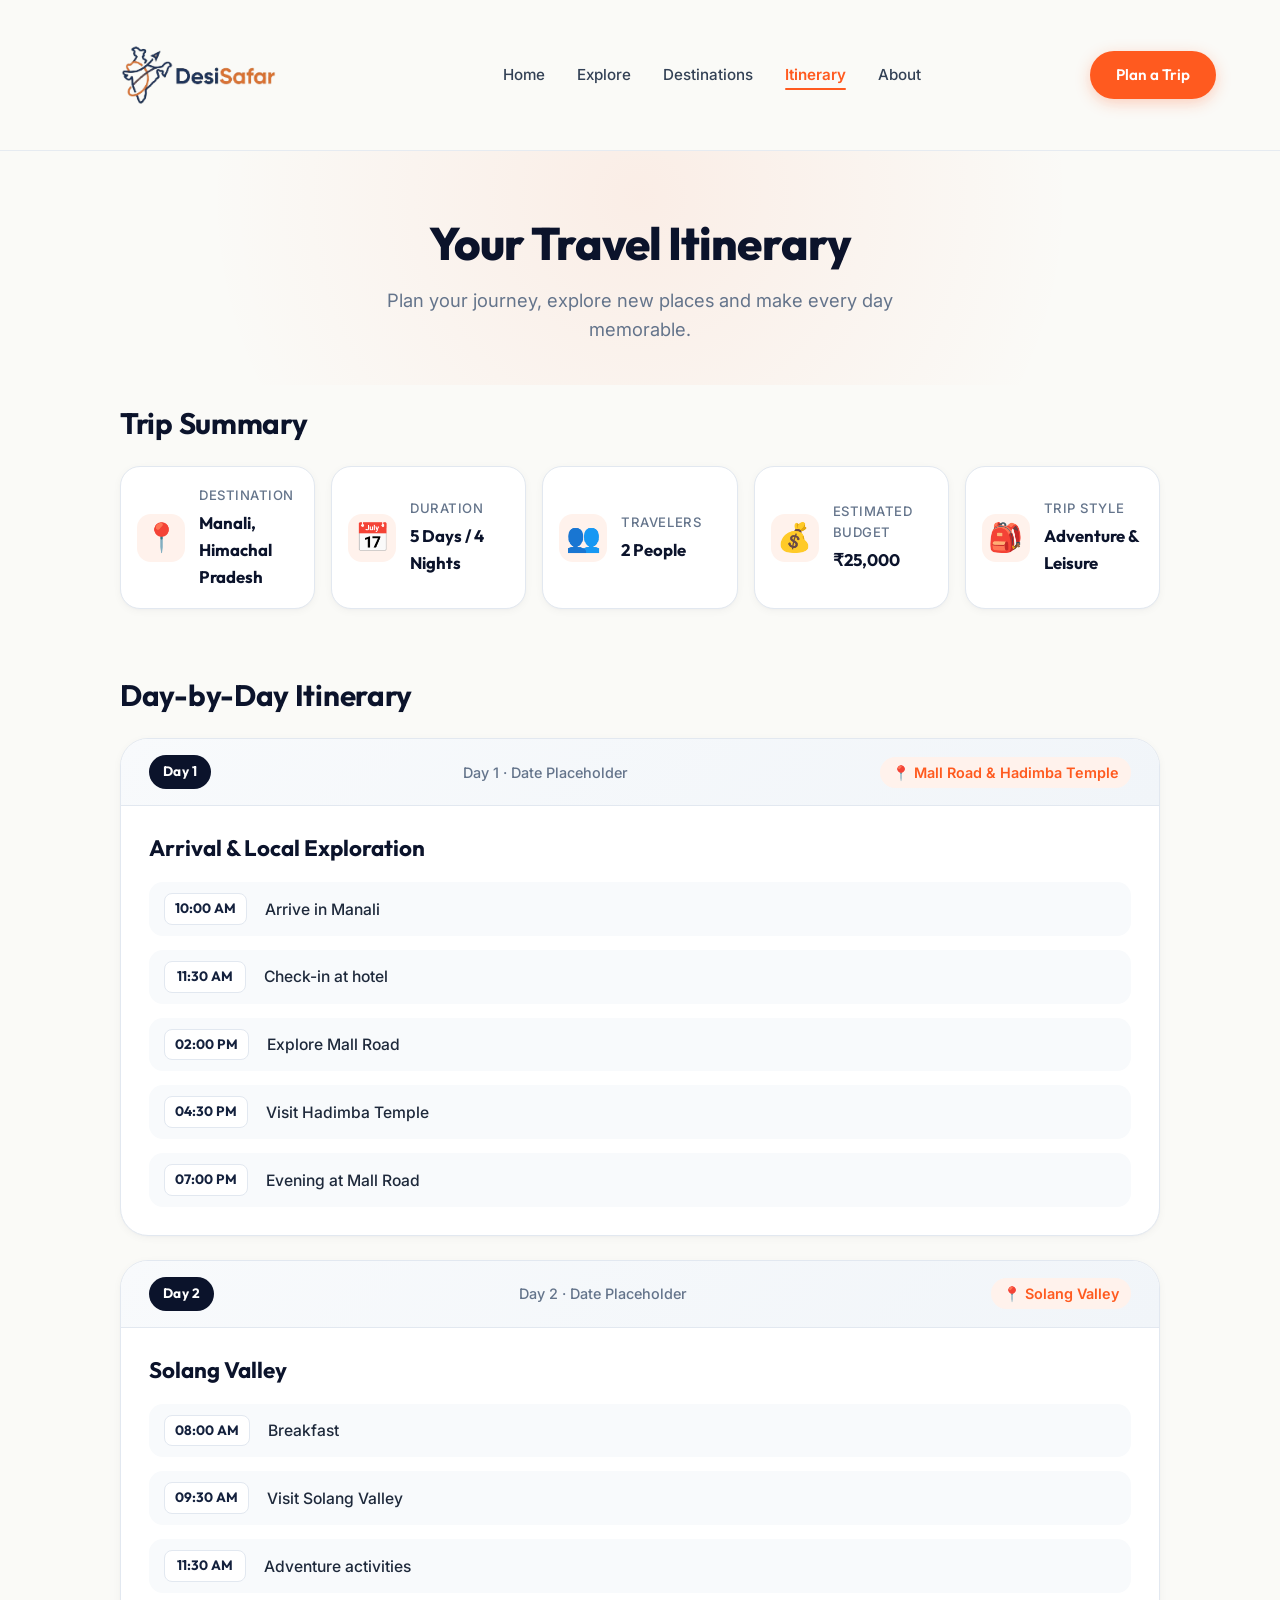
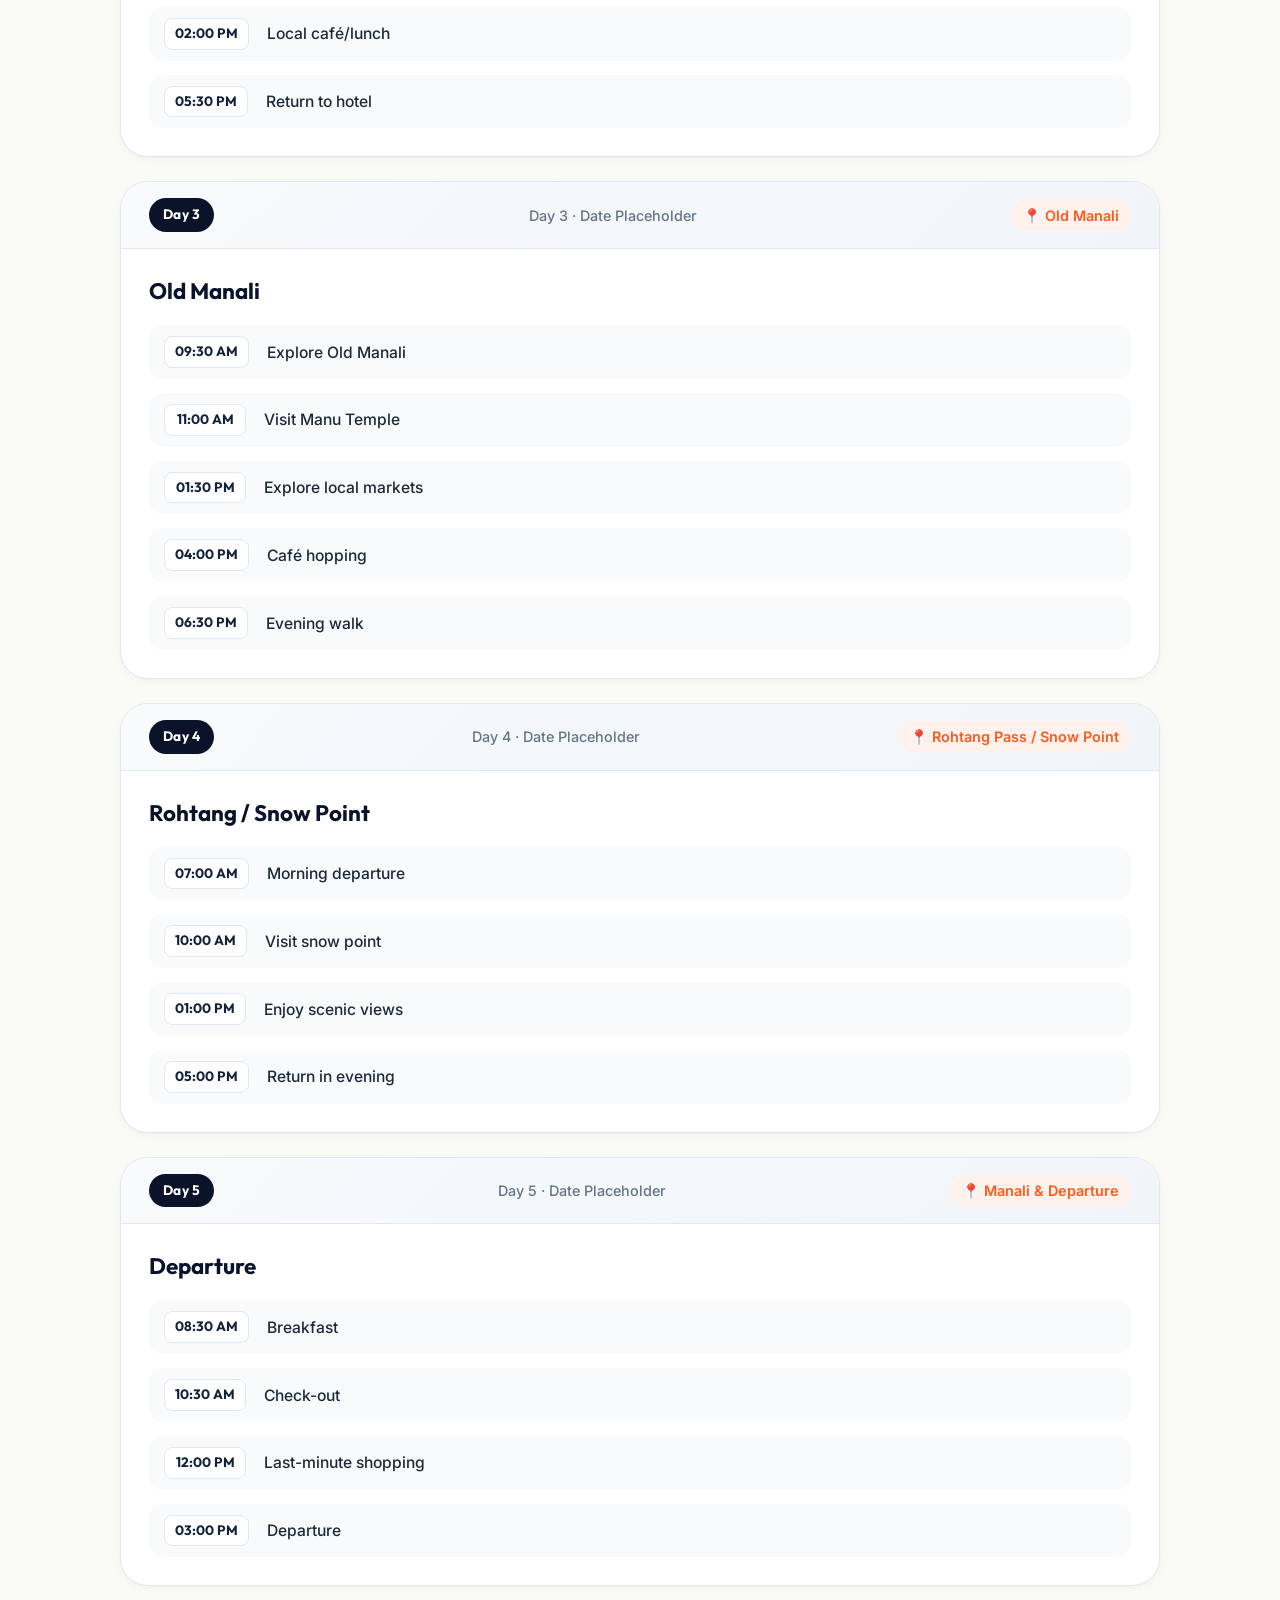
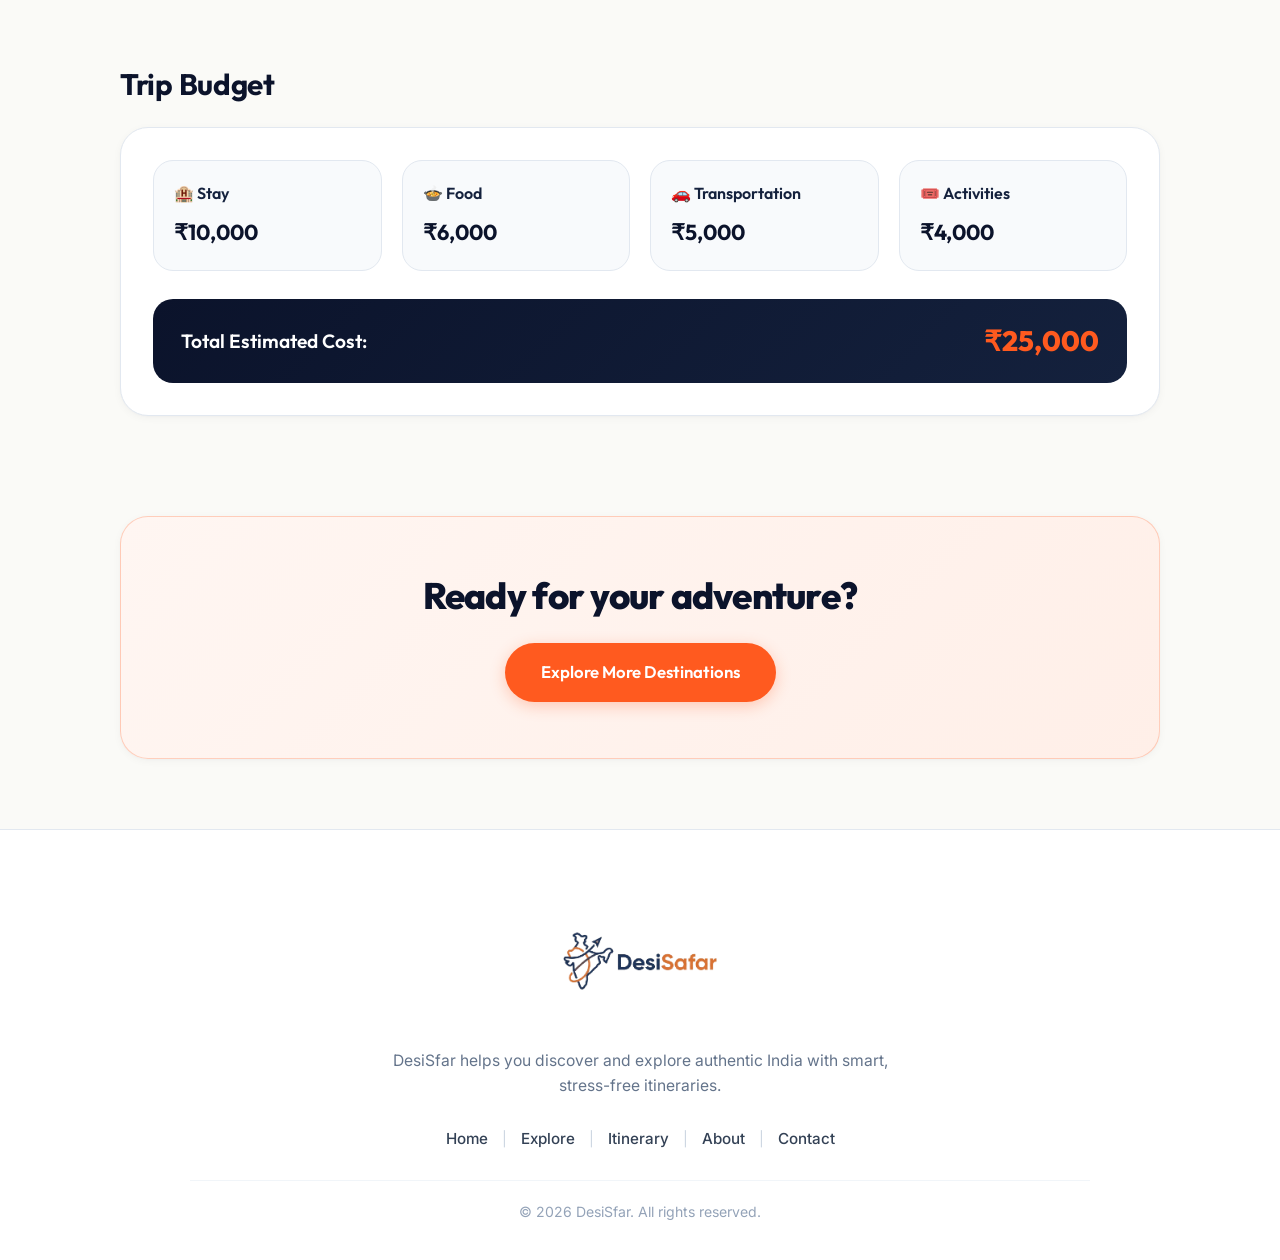
<file: index4.html>
<!DOCTYPE html>
<html lang="en">
<head>
    <meta charset="UTF-8">
    <meta name="viewport" content="width=device-width, initial-scale=1.0">
    <title>Your Travel Itinerary - Manali Trip | DesiSfar</title>
    <meta name="description" content="5 Days / 4 Nights personalized travel itinerary for Manali, Himachal Pradesh with DesiSfar. Plan your journey, budget, and daily activities.">
    <link rel="stylesheet" href="styles4.css">
</head>
<body>

    <header id="header" class="site-header">
        <div class="nav-container">
            <a href="index.html" class="brand-logo-link" aria-label="DesiSfar Home">
                <img src="logo.png" alt="DesiSfar - Explore India" class="site-logo-img" height="150">
            </a>

            <nav class="main-navigation" aria-label="Primary Navigation">
                <ul class="nav-links">
                    <li><a href="index.html" class="nav-item">Home</a></li>
                    <li><a href="index.html#features" class="nav-item">Explore</a></li>
                    <li><a href="index.html#sample-yatras" class="nav-item">Destinations</a></li>
                    <li><a href="index4.html" class="nav-item active">Itinerary</a></li>
                    <li><a href="index.html#comparison" class="nav-item">About</a></li>
                </ul>
            </nav>

            <div class="nav-action">
                <a href="#cta" class="btn btn-primary">Plan a Trip</a>
            </div>
        </div>
    </header>

    <main>

        <section id="page-header" class="page-header-section">
            <div class="header-container">
                <h1 class="page-title">Your Travel Itinerary</h1>
                <p class="page-subtitle">
                    Plan your journey, explore new places and make every day memorable.
                </p>
            </div>
        </section>

        <section id="trip-summary" class="trip-summary-section" aria-labelledby="summary-heading">
            <div class="summary-container">
                <h2 id="summary-heading" class="section-title">Trip Summary</h2>
                
                <div class="summary-cards-grid">
                    <div class="summary-card">
                        <span class="summary-icon">📍</span>
                        <div class="summary-info">
                            <span class="summary-label">Destination</span>
                            <strong class="summary-value">Manali, Himachal Pradesh</strong>
                        </div>
                    </div>

                    <div class="summary-card">
                        <span class="summary-icon">📅</span>
                        <div class="summary-info">
                            <span class="summary-label">Duration</span>
                            <strong class="summary-value">5 Days / 4 Nights</strong>
                        </div>
                    </div>

                    <div class="summary-card">
                        <span class="summary-icon">👥</span>
                        <div class="summary-info">
                            <span class="summary-label">Travelers</span>
                            <strong class="summary-value">2 People</strong>
                        </div>
                    </div>

                    <div class="summary-card">
                        <span class="summary-icon">💰</span>
                        <div class="summary-info">
                            <span class="summary-label">Estimated Budget</span>
                            <strong class="summary-value">₹25,000</strong>
                        </div>
                    </div>

                    <div class="summary-card">
                        <span class="summary-icon">🎒</span>
                        <div class="summary-info">
                            <span class="summary-label">Trip Style</span>
                            <strong class="summary-value">Adventure &amp; Leisure</strong>
                        </div>
                    </div>
                </div>
            </div>
        </section>

        <section id="itinerary" class="itinerary-timeline-section" aria-labelledby="itinerary-heading">
            <div class="itinerary-container">
                <h2 id="itinerary-heading" class="section-title">Day-by-Day Itinerary</h2>

                <div class="itinerary-days-list">

                    <article class="day-card">
                        <header class="day-card-header">
                            <span class="day-badge">Day 1</span>
                            <span class="day-date">Day 1 · Date Placeholder</span>
                            <span class="day-location">📍 Mall Road &amp; Hadimba Temple</span>
                        </header>

                        <div class="day-card-body">
                            <h3 class="day-title">Arrival &amp; Local Exploration</h3>
                            <ul class="activity-list">
                                <li class="activity-item">
                                    <span class="activity-time">10:00 AM</span>
                                    <span class="activity-text">Arrive in Manali</span>
                                </li>
                                <li class="activity-item">
                                    <span class="activity-time">11:30 AM</span>
                                    <span class="activity-text">Check-in at hotel</span>
                                </li>
                                <li class="activity-item">
                                    <span class="activity-time">02:00 PM</span>
                                    <span class="activity-text">Explore Mall Road</span>
                                </li>
                                <li class="activity-item">
                                    <span class="activity-time">04:30 PM</span>
                                    <span class="activity-text">Visit Hadimba Temple</span>
                                </li>
                                <li class="activity-item">
                                    <span class="activity-time">07:00 PM</span>
                                    <span class="activity-text">Evening at Mall Road</span>
                                </li>
                            </ul>
                        </div>
                    </article>

                    <article class="day-card">
                        <header class="day-card-header">
                            <span class="day-badge">Day 2</span>
                            <span class="day-date">Day 2 · Date Placeholder</span>
                            <span class="day-location">📍 Solang Valley</span>
                        </header>

                        <div class="day-card-body">
                            <h3 class="day-title">Solang Valley</h3>
                            <ul class="activity-list">
                                <li class="activity-item">
                                    <span class="activity-time">08:00 AM</span>
                                    <span class="activity-text">Breakfast</span>
                                </li>
                                <li class="activity-item">
                                    <span class="activity-time">09:30 AM</span>
                                    <span class="activity-text">Visit Solang Valley</span>
                                </li>
                                <li class="activity-item">
                                    <span class="activity-time">11:30 AM</span>
                                    <span class="activity-text">Adventure activities</span>
                                </li>
                                <li class="activity-item">
                                    <span class="activity-time">02:00 PM</span>
                                    <span class="activity-text">Local café/lunch</span>
                                </li>
                                <li class="activity-item">
                                    <span class="activity-time">05:30 PM</span>
                                    <span class="activity-text">Return to hotel</span>
                                </li>
                            </ul>
                        </div>
                    </article>

                    <article class="day-card">
                        <header class="day-card-header">
                            <span class="day-badge">Day 3</span>
                            <span class="day-date">Day 3 · Date Placeholder</span>
                            <span class="day-location">📍 Old Manali</span>
                        </header>

                        <div class="day-card-body">
                            <h3 class="day-title">Old Manali</h3>
                            <ul class="activity-list">
                                <li class="activity-item">
                                    <span class="activity-time">09:30 AM</span>
                                    <span class="activity-text">Explore Old Manali</span>
                                </li>
                                <li class="activity-item">
                                    <span class="activity-time">11:00 AM</span>
                                    <span class="activity-text">Visit Manu Temple</span>
                                </li>
                                <li class="activity-item">
                                    <span class="activity-time">01:30 PM</span>
                                    <span class="activity-text">Explore local markets</span>
                                </li>
                                <li class="activity-item">
                                    <span class="activity-time">04:00 PM</span>
                                    <span class="activity-text">Café hopping</span>
                                </li>
                                <li class="activity-item">
                                    <span class="activity-time">06:30 PM</span>
                                    <span class="activity-text">Evening walk</span>
                                </li>
                            </ul>
                        </div>
                    </article>

                    <article class="day-card">
                        <header class="day-card-header">
                            <span class="day-badge">Day 4</span>
                            <span class="day-date">Day 4 · Date Placeholder</span>
                            <span class="day-location">📍 Rohtang Pass / Snow Point</span>
                        </header>

                        <div class="day-card-body">
                            <h3 class="day-title">Rohtang / Snow Point</h3>
                            <ul class="activity-list">
                                <li class="activity-item">
                                    <span class="activity-time">07:00 AM</span>
                                    <span class="activity-text">Morning departure</span>
                                </li>
                                <li class="activity-item">
                                    <span class="activity-time">10:00 AM</span>
                                    <span class="activity-text">Visit snow point</span>
                                </li>
                                <li class="activity-item">
                                    <span class="activity-time">01:00 PM</span>
                                    <span class="activity-text">Enjoy scenic views</span>
                                </li>
                                <li class="activity-item">
                                    <span class="activity-time">05:00 PM</span>
                                    <span class="activity-text">Return in evening</span>
                                </li>
                            </ul>
                        </div>
                    </article>

                    <article class="day-card">
                        <header class="day-card-header">
                            <span class="day-badge">Day 5</span>
                            <span class="day-date">Day 5 · Date Placeholder</span>
                            <span class="day-location">📍 Manali &amp; Departure</span>
                        </header>

                        <div class="day-card-body">
                            <h3 class="day-title">Departure</h3>
                            <ul class="activity-list">
                                <li class="activity-item">
                                    <span class="activity-time">08:30 AM</span>
                                    <span class="activity-text">Breakfast</span>
                                </li>
                                <li class="activity-item">
                                    <span class="activity-time">10:30 AM</span>
                                    <span class="activity-text">Check-out</span>
                                </li>
                                <li class="activity-item">
                                    <span class="activity-time">12:00 PM</span>
                                    <span class="activity-text">Last-minute shopping</span>
                                </li>
                                <li class="activity-item">
                                    <span class="activity-time">03:00 PM</span>
                                    <span class="activity-text">Departure</span>
                                </li>
                            </ul>
                        </div>
                    </article>

                </div>
            </div>
        </section>

        <section id="trip-budget" class="trip-budget-section" aria-labelledby="budget-heading">
            <div class="budget-container">
                <h2 id="budget-heading" class="section-title">Trip Budget</h2>

                <div class="budget-card">
                    <ul class="budget-list">
                        <li class="budget-item">
                            <span class="budget-category">🏨 Stay</span>
                            <span class="budget-cost">₹10,000</span>
                        </li>
                        <li class="budget-item">
                            <span class="budget-category">🍲 Food</span>
                            <span class="budget-cost">₹6,000</span>
                        </li>
                        <li class="budget-item">
                            <span class="budget-category">🚗 Transportation</span>
                            <span class="budget-cost">₹5,000</span>
                        </li>
                        <li class="budget-item">
                            <span class="budget-category">🎟️ Activities</span>
                            <span class="budget-cost">₹4,000</span>
                        </li>
                    </ul>

                    <div class="budget-total-row">
                        <strong class="total-label">Total Estimated Cost:</strong>
                        <strong class="total-amount">₹25,000</strong>
                    </div>
                </div>
            </div>
        </section>

        <section id="cta" class="bottom-cta-section">
            <div class="cta-container">
                <h2 class="cta-title">Ready for your adventure?</h2>
                <a href="index.html#sample-yatras" class="btn btn-primary">Explore More Destinations</a>
            </div>
        </section>

    </main>

    <footer id="footer" class="site-footer">
        <div class="footer-container">
            <div class="footer-brand">
                <img src="logo.png" alt="DesiSfar" class="footer-logo" height="150">
                <p class="footer-description">
                    DesiSfar helps you discover and explore authentic India with smart, stress-free itineraries.
                </p>
            </div>

            <nav class="footer-nav" aria-label="Footer Navigation">
                <ul class="footer-nav-list">
                    <li><a href="index.html">Home</a></li>
                    <li><span aria-hidden="true" class="separator">|</span></li>
                    <li><a href="index.html#features">Explore</a></li>
                    <li><span aria-hidden="true" class="separator">|</span></li>
                    <li><a href="index4.html">Itinerary</a></li>
                    <li><span aria-hidden="true" class="separator">|</span></li>
                    <li><a href="index.html#comparison">About</a></li>
                    <li><span aria-hidden="true" class="separator">|</span></li>
                    <li><a href="mailto:contact@desisafar.com">Contact</a></li>
                </ul>
            </nav>

            <div class="footer-bottom">
                <p class="copyright">&copy; 2026 DesiSfar. All rights reserved.</p>
            </div>
        </div>
    </footer>

</body>
</html>
</file>
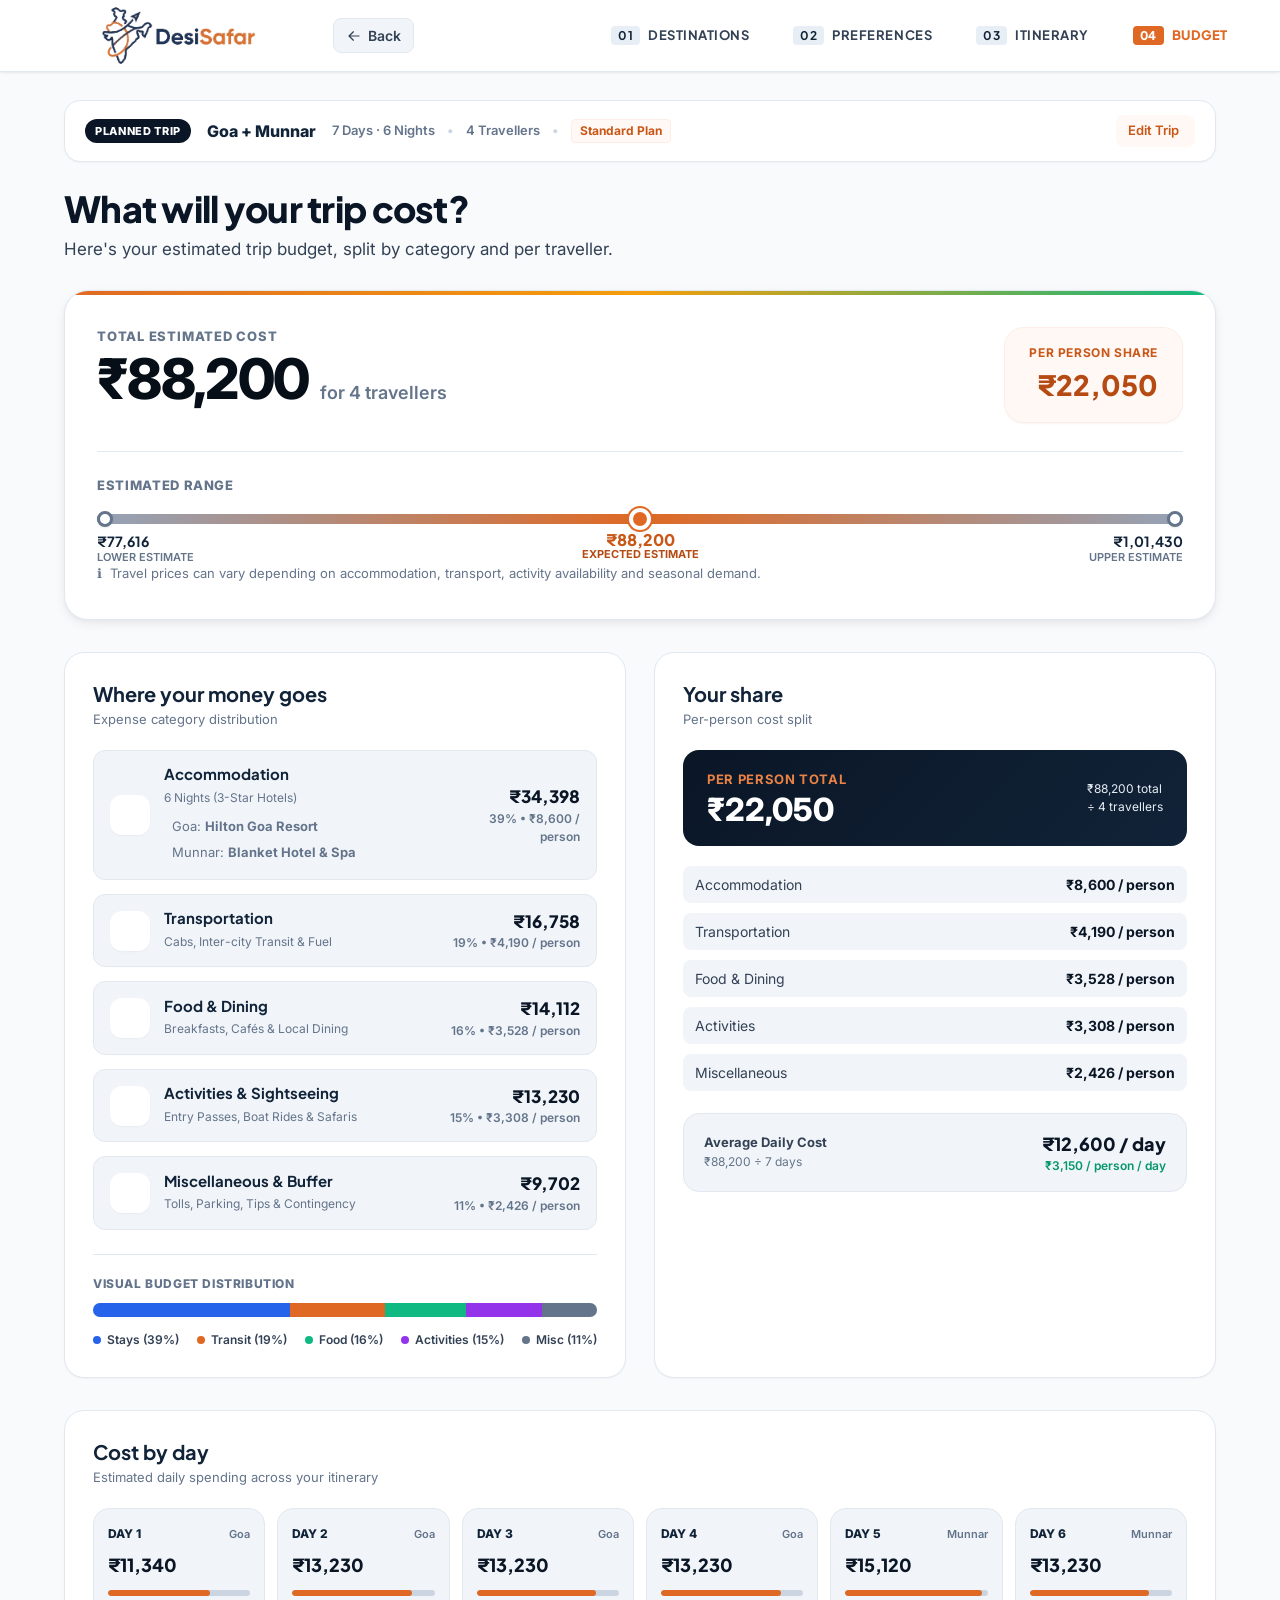
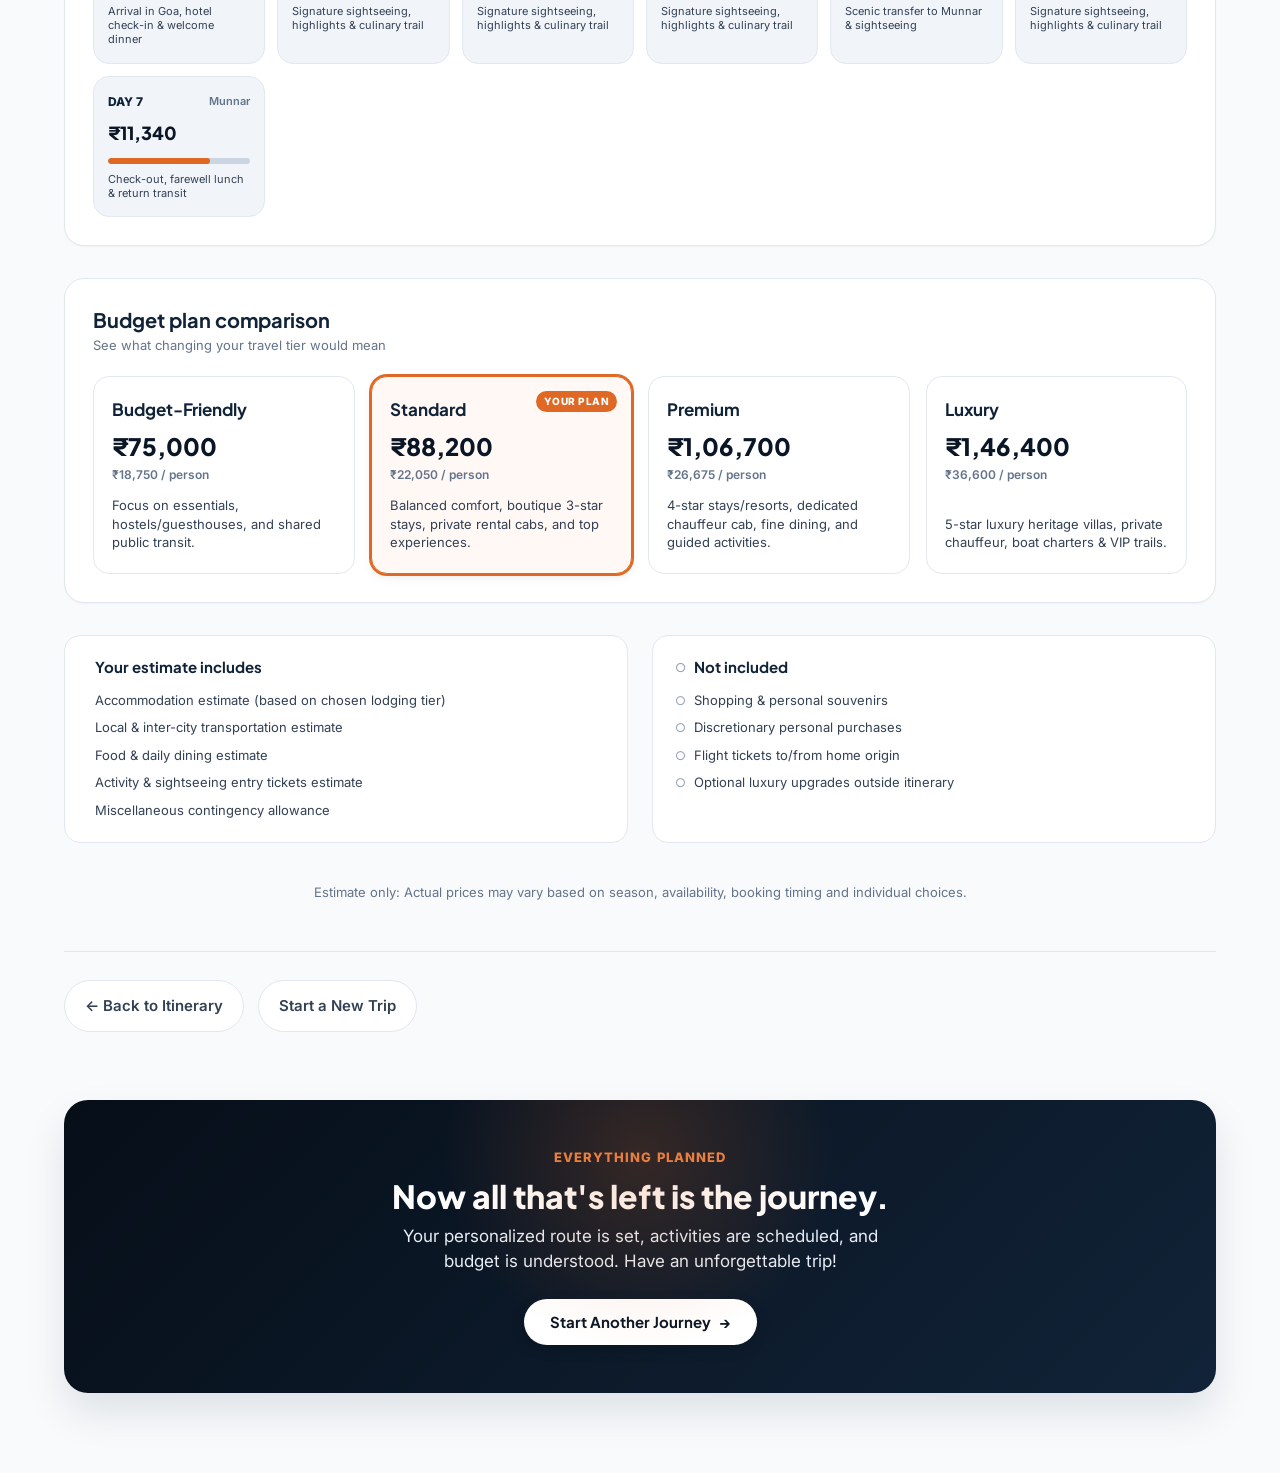
<file: budget/budget.html>
<!DOCTYPE html>
<html lang="en">
<head>
  <meta charset="UTF-8">
  <meta name="viewport" content="width=device-width, initial-scale=1.0">
  <title>DesiSafar — Trip Budget & Cost Estimate</title>
  <meta name="description" content="Detailed trip budget and cost breakdown for your Indian journey with DesiSafar. Understand total costs, per-person splits, and daily averages.">

  <link rel="icon" type="image/png" href="logo.png">

  <link rel="preconnect" href="https://fonts.googleapis.com">
  <link rel="preconnect" href="https://fonts.gstatic.com" crossorigin>
  <link href="https://fonts.googleapis.com/css2?family=Inter:wght@400;500;600;700&family=Plus+Jakarta+Sans:wght@500;600;700;800&display=swap" rel="stylesheet">

  <link rel="stylesheet" href="navbar.css">

  <link rel="stylesheet" href="budget.css">
</head>
<body>

  <header class="app-header" id="appHeader">
    <div class="header-container">
      <div class="brand-wrapper">
        <a href="../page 1/index.html" class="brand-link" aria-label="DesiSafar Home">
          <img src="logo.png" alt="DesiSafar Logo" class="brand-logo" id="brandLogo">
        </a>
        <a href="../page 4/index4.html" class="back-link" aria-label="Return to itinerary page">
          <svg class="icon" viewBox="0 0 20 20" fill="currentColor" aria-hidden="true">
            <path fill-rule="evenodd" d="M17 10a.75.75 0 01-.75.75H5.612l4.158 3.96a.75.75 0 11-1.04 1.08l-5.5-5.25a.75.75 0 010-1.08l5.5-5.25a.75.75 0 111.04 1.08L5.612 9.25H16.25A.75.75 0 0117 10z" clip-rule="evenodd" />
          </svg>
          <span>Back</span>
        </a>
      </div>

      <nav class="trip-progress-nav" aria-label="Trip Planning Stages">
        <ol class="progress-steps">
          <li class="step-item step-done">
            <a href="../destinations_page/assets/destinations/destinations.html" class="step-link">
              <span class="step-num">01</span>
              <span class="step-label">DESTINATIONS</span>
            </a>
          </li>
          <li class="step-item step-done">
            <a href="../preference/preference.html" class="step-link">
              <span class="step-num">02</span>
              <span class="step-label">PREFERENCES</span>
            </a>
          </li>
          <li class="step-item step-done">
            <a href="../page 4/index4.html" class="step-link">
              <span class="step-num">03</span>
              <span class="step-label">ITINERARY</span>
            </a>
          </li>
          <li class="step-item step-active" aria-current="step">
            <a href="budget.html" class="step-link">
              <span class="step-num">04</span>
              <span class="step-label">BUDGET</span>
            </a>
          </li>
        </ol>
      </nav>
    </div>
  </header>

  <main class="main-layout" id="mainContent">

    <div class="trip-context-banner" role="region" aria-label="Current Journey Summary">
      <div class="trip-context-left">
        <span class="context-tag-badge">Planned Trip</span>
        <span class="context-route-title" id="contextRouteTitle">
          Goa + Munnar
        </span>
        <div class="context-meta-group" id="contextMetaGroup">
          <span id="metaDates"> 12–18 October 2026 (7 Days · 6 Nights)</span>
          <span class="context-dot-divider">•</span>
          <span id="metaTravellers"> 4 Travellers</span>
          <span class="context-dot-divider">•</span>
          <span class="context-plan-tag" id="metaPlanTag">Standard Plan</span>
        </div>
      </div>
      <a href="../preference/preference.html" class="context-edit-link">
        <span>Edit Trip</span>
        <span></span>
      </a>
    </div>

    <section class="hero-section">
      <h1 class="hero-heading">What will your trip cost?</h1>
      <p class="hero-subtitle">Here's your estimated trip budget, split by category and per traveller.</p>
    </section>

    <article class="main-cost-card" aria-label="Total Estimated Trip Cost">
      
      <div class="cost-card-top-row">
        <div class="cost-card-heading-group">
          <span class="cost-card-eyebrow">Total Estimated Cost</span>
          <div class="cost-total-amount">
            <span id="costTotalAmount">₹34,200</span>
            <span class="cost-traveller-label" id="costTravellerLabel">for 4 travellers</span>
          </div>
        </div>

        <div class="per-person-hero-badge">
          <div class="per-person-badge-label">Per Person Share</div>
          <div class="per-person-badge-value" id="perPersonValue">₹8,550</div>
        </div>
      </div>

      <div class="cost-range-section">
        <div class="range-header-row">
          <span class="range-title">Estimated Range</span>
        </div>

        <div class="range-bar-track" aria-hidden="true">
          <div class="range-bar-fill"></div>

          <div class="range-pin low">
            <span class="range-pin-dot"></span>
            <span class="range-pin-val" id="pinLowVal">₹30,000</span>
            <span class="range-pin-label">Lower Estimate</span>
          </div>

          <div class="range-pin expected">
            <span class="range-pin-dot"></span>
            <span class="range-pin-val" id="pinExpVal">₹34,200</span>
            <span class="range-pin-label">Expected Estimate</span>
          </div>

          <div class="range-pin high">
            <span class="range-pin-dot"></span>
            <span class="range-pin-val" id="pinHighVal">₹39,000</span>
            <span class="range-pin-label">Upper Estimate</span>
          </div>
        </div>

        <p class="range-disclaimer-note">
          <span>ℹ</span>
          <span>Travel prices can vary depending on accommodation, transport, activity availability and seasonal demand.</span>
        </p>
      </div>

    </article>

    <div class="dashboard-grid-2col">

      <section class="dash-panel" aria-labelledby="headingBreakdown">
        <div class="panel-header">
          <div>
            <h2 class="panel-title" id="headingBreakdown">Where your money goes</h2>
            <span class="panel-subtitle">Expense category distribution</span>
          </div>
        </div>

        <div class="expense-category-list">
          
          <div class="category-row-card">
            <div class="category-left">
              <div class="category-icon-box"></div>
              <div>
                <h3 class="category-name">Accommodation</h3>
                <span class="category-sublabel" id="catStaySub">6 Nights (3-Star Hotel)</span>
                <div id="catStayHotels" style="margin-top: 4px; font-size: 0.8125rem; color: #64748b;"></div>
              </div>
            </div>
            <div class="category-right">
              <div class="category-amount" id="catStayAmt">₹13,300</div>
              <div class="category-percentage" id="catStayPct">39% • ₹3,325 / person</div>
            </div>
          </div>

          <div class="category-row-card">
            <div class="category-left">
              <div class="category-icon-box"></div>
              <div>
                <h3 class="category-name">Transportation</h3>
                <span class="category-sublabel" id="catTransitSub">Cabs, Inter-city Transit &amp; Fuel</span>
              </div>
            </div>
            <div class="category-right">
              <div class="category-amount" id="catTransitAmt">₹6,500</div>
              <div class="category-percentage" id="catTransitPct">19% • ₹1,625 / person</div>
            </div>
          </div>

          <div class="category-row-card">
            <div class="category-left">
              <div class="category-icon-box"></div>
              <div>
                <h3 class="category-name">Food &amp; Dining</h3>
                <span class="category-sublabel" id="catFoodSub">Breakfasts, Cafés &amp; Local Dining</span>
              </div>
            </div>
            <div class="category-right">
              <div class="category-amount" id="catFoodAmt">₹5,500</div>
              <div class="category-percentage" id="catFoodPct">16% • ₹1,375 / person</div>
            </div>
          </div>

          <div class="category-row-card">
            <div class="category-left">
              <div class="category-icon-box"></div>
              <div>
                <h3 class="category-name">Activities &amp; Sightseeing</h3>
                <span class="category-sublabel" id="catActSub">Entry Passes, Boat Rides &amp; Safaris</span>
              </div>
            </div>
            <div class="category-right">
              <div class="category-amount" id="catActAmt">₹5,100</div>
              <div class="category-percentage" id="catActPct">15% • ₹1,275 / person</div>
            </div>
          </div>

          <div class="category-row-card">
            <div class="category-left">
              <div class="category-icon-box"></div>
              <div>
                <h3 class="category-name">Miscellaneous &amp; Buffer</h3>
                <span class="category-sublabel" id="catMiscSub">Tolls, Parking, Tips &amp; Contingency</span>
              </div>
            </div>
            <div class="category-right">
              <div class="category-amount" id="catMiscAmt">₹3,800</div>
              <div class="category-percentage" id="catMiscPct">11% • ₹950 / person</div>
            </div>
          </div>

        </div>

        <div class="distribution-chart-block">
          <div class="chart-title">Visual Budget Distribution</div>
          <div class="stacked-distribution-bar" role="img" aria-label="Budget distribution bar chart">
            <div class="bar-seg bar-stay" title="Accommodation: 39%"></div>
            <div class="bar-seg bar-transit" title="Transport: 19%"></div>
            <div class="bar-seg bar-food" title="Food: 16%"></div>
            <div class="bar-seg bar-activity" title="Activities: 15%"></div>
            <div class="bar-seg bar-misc" title="Miscellaneous: 11%"></div>
          </div>

          <div class="chart-legend-grid">
            <span class="legend-item"><span class="legend-dot dot-stay"></span> Stays (39%)</span>
            <span class="legend-item"><span class="legend-dot dot-transit"></span> Transit (19%)</span>
            <span class="legend-item"><span class="legend-dot dot-food"></span> Food (16%)</span>
            <span class="legend-item"><span class="legend-dot dot-activity"></span> Activities (15%)</span>
            <span class="legend-item"><span class="legend-dot dot-misc"></span> Misc (11%)</span>
          </div>
        </div>

      </section>

      <section class="dash-panel" aria-labelledby="headingShare">
        <div class="panel-header">
          <div>
            <h2 class="panel-title" id="headingShare">Your share</h2>
            <span class="panel-subtitle">Per-person cost split</span>
          </div>
        </div>

        <div class="share-metric-card">
          <div>
            <div class="share-metric-label">Per Person Total</div>
            <div class="share-metric-value" id="shareTotalVal">₹8,550</div>
          </div>
          <div class="share-subtext" id="shareSubtext">
            <span>₹34,200 total</span><br>
            <span>÷ 4 travellers</span>
          </div>
        </div>

        <div class="per-person-list">
          <div class="per-person-item">
            <span class="per-person-name"> Accommodation</span>
            <span class="per-person-val" id="shareStayVal">₹3,325 / person</span>
          </div>
          <div class="per-person-item">
            <span class="per-person-name"> Transportation</span>
            <span class="per-person-val" id="shareTransitVal">₹1,625 / person</span>
          </div>
          <div class="per-person-item">
            <span class="per-person-name"> Food &amp; Dining</span>
            <span class="per-person-val" id="shareFoodVal">₹1,375 / person</span>
          </div>
          <div class="per-person-item">
            <span class="per-person-name"> Activities</span>
            <span class="per-person-val" id="shareActVal">₹1,275 / person</span>
          </div>
          <div class="per-person-item">
            <span class="per-person-name"> Miscellaneous</span>
            <span class="per-person-val" id="shareMiscVal">₹950 / person</span>
          </div>
        </div>

        <div class="daily-avg-box">
          <div class="daily-avg-left">
            <span class="daily-avg-title">Average Daily Cost</span>
            <span class="daily-avg-formula" id="dailyFormula">₹34,200 ÷ 7 days</span>
          </div>
          <div class="daily-avg-amounts">
            <div class="daily-total-rate" id="dailyTotalRate">₹4,886 / day</div>
            <div class="daily-per-person-rate" id="dailyPersonRate">₹1,221 / person / day</div>
          </div>
        </div>

      </section>

    </div>

    <section class="full-width-panel" aria-labelledby="headingDaily">
      <div class="panel-header">
        <div>
          <h2 class="panel-title" id="headingDaily">Cost by day</h2>
          <span class="panel-subtitle" id="dailySubtitle">Estimated daily spending across your itinerary</span>
        </div>
      </div>

      <div class="day-spend-grid" id="daySpendGrid">
        
      </div>
    </section>

    <section class="full-width-panel" aria-labelledby="headingPlanComp">
      <div class="panel-header">
        <div>
          <h2 class="panel-title" id="headingPlanComp">Budget plan comparison</h2>
          <span class="panel-subtitle">See what changing your travel tier would mean</span>
        </div>
      </div>

      <div class="plan-comparison-grid" id="planCompGrid">
        
      </div>
    </section>
    <div class="transparency-grid">
      
      <div class="transparency-box">
        <h3 class="transparency-title">
          <span class="check-icon"></span>
          <span>Your estimate includes</span>
        </h3>
        <ul class="transparency-list">
          <li><span class="check-icon"></span> Accommodation estimate (based on chosen lodging tier)</li>
          <li><span class="check-icon"></span> Local &amp; inter-city transportation estimate</li>
          <li><span class="check-icon"></span> Food &amp; daily dining estimate</li>
          <li><span class="check-icon"></span> Activity &amp; sightseeing entry tickets estimate</li>
          <li><span class="check-icon"></span> Miscellaneous contingency allowance</li>
        </ul>
      </div>

      <div class="transparency-box">
        <h3 class="transparency-title">
          <span class="circle-icon">○</span>
          <span>Not included</span>
        </h3>
        <ul class="transparency-list">
          <li><span class="circle-icon">○</span> Shopping &amp; personal souvenirs</li>
          <li><span class="circle-icon">○</span> Discretionary personal purchases</li>
          <li><span class="circle-icon">○</span> Flight tickets to/from home origin</li>
          <li><span class="circle-icon">○</span> Optional luxury upgrades outside itinerary</li>
        </ul>
      </div>

    </div>

    <div class="estimate-disclaimer-bar">
      <span>Estimate only: Actual prices may vary based on season, availability, booking timing and individual choices.</span>
    </div>

    <div class="final-actions-wrapper">
      <div class="actions-left-group">
        <a href="../page 4/index4.html" class="btn-ghost-action">
          <span>← Back to Itinerary</span>
        </a>
        <a href="../page 1/index.html" class="btn-ghost-action">
          <span>Start a New Trip</span>
        </a>
      </div>
    </div>

    <section class="closing-journey-banner" aria-label="Journey Closing Message">
      <div class="closing-eyebrow">Everything Planned</div>
      <h2 class="closing-title">Now all that's left is the journey.</h2>
      <p class="closing-subtitle">
        Your personalized route is set, activities are scheduled, and budget is understood. Have an unforgettable trip!
      </p>
      <a href="../page 1/index.html" class="btn-start-another">
        <span>Start Another Journey</span>
        <span>→</span>
      </a>
    </section>

  </main>

  <script>
    (function initStaticBudget() {
      const DESTINATIONS_DB = {
        "goa": {
          name: "Goa", state: "Goa", baseRate: 3500, days: 4,
          hotels: [{ name: "Hilton Goa Resort", area: "Candolim" }, { name: "Holiday Inn Resort Goa", area: "Cavelossim" }]
        },
        "munnar": {
          name: "Munnar", state: "Kerala", baseRate: 2800, days: 3,
          hotels: [{ name: "Blanket Hotel & Spa", area: "Attukad Waterfalls Road" }, { name: "Grand Plaza Munnar", area: "Old Munnar" }]
        },
        "manali": {
          name: "Manali", state: "Himachal Pradesh", baseRate: 3200, days: 4,
          hotels: [{ name: "Hotel Rio Sol Resort and Villas", area: "Prini" }, { name: "The Himalayan", area: "Hadimba Road" }]
        },
        "jaipur": {
          name: "Jaipur", state: "Rajasthan", baseRate: 3000, days: 3,
          hotels: [{ name: "Samode Haveli", area: "Gangapole" }, { name: "ITC Rajputana", area: "Gopalbari" }]
        },
        "kashmir": {
          name: "Kashmir (Srinagar)", state: "Jammu & Kashmir", baseRate: 4200, days: 5,
          hotels: [{ name: "The Lalit Grand Palace", area: "Gupkar Road" }, { name: "Vivanta Dal View", area: "Kralsangri" }]
        },
        "gokarna": {
          name: "Gokarna", state: "Karnataka", baseRate: 2400, days: 3,
          hotels: [{ name: "Kahani Paradise", area: "Bada" }, { name: "Kudle Beach View Resort", area: "Kudle Beach" }]
        }
      };

      let selectedSlugs = ["goa", "munnar"];
      try {
        const stored = localStorage.getItem("desisafar_selected_destinations");
        if (stored) {
          const parsed = JSON.parse(stored);
          if (Array.isArray(parsed) && parsed.length > 0) {
            selectedSlugs = parsed.map(s => String(s).toLowerCase().trim());
          }
        }
      } catch(e) {}

      let travellers = 4;
      let depDate = "";
      let retDate = "";
      try {
        const dt = localStorage.getItem("desisafar_trip_details");
        if (dt) {
          const d = JSON.parse(dt);
          if (d.travellers) travellers = parseInt(d.travellers) || 4;
          if (d.departure_date) depDate = d.departure_date;
          if (d.return_date) retDate = d.return_date;
        }
        const stTrav = localStorage.getItem("desisafar_travellers");
        if (stTrav) travellers = parseInt(stTrav) || 4;
      } catch(e) {}

      let budgetTier = "standard";
      let stayType = "3_star";
      let dining = ["local_food", "cafes"];
      try {
        const pref = localStorage.getItem("desisafar_preferences");
        if (pref) {
          const p = JSON.parse(pref);
          if (p.budget_tier) budgetTier = p.budget_tier;
          if (p.stay_type) stayType = p.stay_type;
          if (p.dining && p.dining.length) dining = p.dining;
        }
      } catch(e) {}

      const destObjs = selectedSlugs.map(slug => DESTINATIONS_DB[slug] || {
        name: slug.charAt(0).toUpperCase() + slug.slice(1),
        state: "India", baseRate: 3000, days: 3,
        hotels: [{ name: "Boutique Heritage Hotel", area: "City Center" }]
      });

      const totalDays = destObjs.reduce((acc, d) => acc + (d.days || 3), 0);
      const totalNights = Math.max(1, totalDays - 1);

      const destTitle = destObjs.map(d => d.name).join(" + ");
      document.getElementById("contextRouteTitle").textContent = destTitle;
      const tierDisplayNames = { budget: "Budget-Friendly", standard: "Standard Plan", premium: "Premium Plan", luxury: "Luxury Plan" };
      const stayDisplayNames = { hostel: "Hostels / Backpacker", budget_hotel: "Budget Hotels", "3_star": "3-Star Hotels", "4_star": "4-Star Resorts", "5_star": "5-Star Luxury" };
      
      document.getElementById("metaDates").textContent = ` ${totalDays} Days · ${totalNights} Nights`;
      document.getElementById("metaTravellers").textContent = ` ${travellers} Travellers`;
      document.getElementById("metaPlanTag").textContent = tierDisplayNames[budgetTier] || "Standard Plan";

      const avgBaseRate = destObjs.reduce((acc, d) => acc + d.baseRate, 0) / destObjs.length;
      const tierMults = { budget: 0.75, standard: 1.0, premium: 1.35, luxury: 2.1 };
      const stayMults = { hostel: 0.7, budget_hotel: 0.85, "3_star": 1.0, "4_star": 1.4, "5_star": 2.2 };
      const diningMult = 1.0 + (dining.includes("fine_dining") ? 0.12 : 0) - (dining.includes("street_food") ? 0.04 : 0);

      function calcTierTotal(t) {
        const cm = ((tierMults[t] || 1.0) * 0.6) + ((stayMults[stayType] || 1.0) * 0.4);
        return Math.max(5000, Math.round((avgBaseRate * totalDays * travellers * cm * diningMult) / 100) * 100);
      }

      const totalCost = calcTierTotal(budgetTier);
      const perPerson = Math.round(totalCost / travellers);
      const lowCost = Math.round(totalCost * 0.88);
      const highCost = Math.round(totalCost * 1.15);

      document.getElementById("costTotalAmount").textContent = `₹${totalCost.toLocaleString('en-IN')}`;
      document.getElementById("costTravellerLabel").textContent = `for ${travellers} travellers`;
      document.getElementById("perPersonValue").textContent = `₹${perPerson.toLocaleString('en-IN')}`;

      document.getElementById("pinLowVal").textContent = `₹${lowCost.toLocaleString('en-IN')}`;
      document.getElementById("pinExpVal").textContent = `₹${totalCost.toLocaleString('en-IN')}`;
      document.getElementById("pinHighVal").textContent = `₹${highCost.toLocaleString('en-IN')}`;

      const stayAmt = Math.round(totalCost * 0.39);
      const transitAmt = Math.round(totalCost * 0.19);
      const foodAmt = Math.round(totalCost * 0.16);
      const actAmt = Math.round(totalCost * 0.15);
      const miscAmt = Math.round(totalCost * 0.11);

      document.getElementById("catStaySub").textContent = `${totalNights} Nights (${stayDisplayNames[stayType] || '3-Star Hotel'})`;
      document.getElementById("catStayAmt").textContent = `₹${stayAmt.toLocaleString('en-IN')}`;
      document.getElementById("catStayPct").textContent = `39% • ₹${Math.round(stayAmt / travellers).toLocaleString('en-IN')} / person`;

      const hotelListHtml = destObjs.map(d => `<span style="display: inline-block; background: #f1f5f9; padding: 2px 8px; border-radius: 6px; margin-right: 6px; margin-top: 3px;"> ${d.name}: <strong>${d.hotels[0].name}</strong></span>`).join("");
      document.getElementById("catStayHotels").innerHTML = hotelListHtml;

      document.getElementById("catTransitAmt").textContent = `₹${transitAmt.toLocaleString('en-IN')}`;
      document.getElementById("catTransitPct").textContent = `19% • ₹${Math.round(transitAmt / travellers).toLocaleString('en-IN')} / person`;

      document.getElementById("catFoodAmt").textContent = `₹${foodAmt.toLocaleString('en-IN')}`;
      document.getElementById("catFoodPct").textContent = `16% • ₹${Math.round(foodAmt / travellers).toLocaleString('en-IN')} / person`;

      document.getElementById("catActAmt").textContent = `₹${actAmt.toLocaleString('en-IN')}`;
      document.getElementById("catActPct").textContent = `15% • ₹${Math.round(actAmt / travellers).toLocaleString('en-IN')} / person`;

      document.getElementById("catMiscAmt").textContent = `₹${miscAmt.toLocaleString('en-IN')}`;
      document.getElementById("catMiscPct").textContent = `11% • ₹${Math.round(miscAmt / travellers).toLocaleString('en-IN')} / person`;

      document.getElementById("shareTotalVal").textContent = `₹${perPerson.toLocaleString('en-IN')}`;
      document.getElementById("shareSubtext").innerHTML = `<span>₹${totalCost.toLocaleString('en-IN')} total</span><br><span>÷ ${travellers} travellers</span>`;
      document.getElementById("shareStayVal").textContent = `₹${Math.round(stayAmt / travellers).toLocaleString('en-IN')} / person`;
      document.getElementById("shareTransitVal").textContent = `₹${Math.round(transitAmt / travellers).toLocaleString('en-IN')} / person`;
      document.getElementById("shareFoodVal").textContent = `₹${Math.round(foodAmt / travellers).toLocaleString('en-IN')} / person`;
      document.getElementById("shareActVal").textContent = `₹${Math.round(actAmt / travellers).toLocaleString('en-IN')} / person`;
      document.getElementById("shareMiscVal").textContent = `₹${Math.round(miscAmt / travellers).toLocaleString('en-IN')} / person`;

      const dailyRate = Math.round(totalCost / totalDays);
      const dailyPerson = Math.round(dailyRate / travellers);
      document.getElementById("dailyFormula").textContent = `₹${totalCost.toLocaleString('en-IN')} ÷ ${totalDays} days`;
      document.getElementById("dailyTotalRate").textContent = `₹${dailyRate.toLocaleString('en-IN')} / day`;
      document.getElementById("dailyPersonRate").textContent = `₹${dailyPerson.toLocaleString('en-IN')} / person / day`;

      const dayGrid = document.getElementById("daySpendGrid");
      dayGrid.innerHTML = "";
      let currentDay = 1;
      destObjs.forEach(dest => {
        const destDays = dest.days || 3;
        for (let d = 1; d <= destDays; d++) {
          const isFirst = (currentDay === 1);
          const isLast = (currentDay === totalDays);
          const isDestFirst = (d === 1 && !isFirst);

          let dayCost = Math.round((totalCost / totalDays) * (isFirst || isLast ? 0.9 : isDestFirst ? 1.2 : 1.05));
          let pctWidth = Math.min(100, Math.round((dayCost / (totalCost / totalDays * 1.25)) * 100));
          let snippet = isFirst ? `Arrival in ${dest.name}, hotel check-in & welcome dinner` : isLast ? `Check-out, farewell lunch & return transit` : isDestFirst ? `Scenic transfer to ${dest.name} & sightseeing` : `Signature sightseeing, highlights & culinary trail`;

          const card = document.createElement("div");
          card.className = "day-spend-card";
          card.innerHTML = `
            <div class="day-spend-header">
              <span class="day-tag">Day ${currentDay}</span>
              <span class="day-location">${dest.name}</span>
            </div>
            <div class="day-cost-val">₹${dayCost.toLocaleString('en-IN')}</div>
            <div class="day-bar-bg"><div class="day-bar-fill" style="width: ${pctWidth}%;"></div></div>
            <p class="day-activity-snippet">${snippet}</p>
          `;
          dayGrid.appendChild(card);
          currentDay++;
        }
      });

      const planCompGrid = document.getElementById("planCompGrid");
      const tiers = [
        { key: "budget", title: "Budget-Friendly", desc: "Focus on essentials, hostels/guesthouses, and shared public transit." },
        { key: "standard", title: "Standard", desc: "Balanced comfort, boutique 3-star stays, private rental cabs, and top experiences." },
        { key: "premium", title: "Premium", desc: "4-star stays/resorts, dedicated chauffeur cab, fine dining, and guided activities." },
        { key: "luxury", title: "Luxury", desc: "5-star luxury heritage villas, private chauffeur, boat charters & VIP trails." }
      ];

      planCompGrid.innerHTML = tiers.map(t => {
        const tTotal = calcTierTotal(t.key);
        const tPer = Math.round(tTotal / travellers);
        const isActive = (t.key === budgetTier);
        return `
          <div class="plan-card ${isActive ? 'is-active-plan' : ''}">
            ${isActive ? '<span class="plan-badge-pill">Your Plan</span>' : ''}
            <h3 class="plan-title">${t.title}</h3>
            <div class="plan-price">₹${tTotal.toLocaleString('en-IN')}</div>
            <div class="plan-per-person">₹${tPer.toLocaleString('en-IN')} / person</div>
            <p class="plan-desc">${t.desc}</p>
          </div>
        `;
      }).join("");

    })();
  </script>
</body>
</html>
</file>
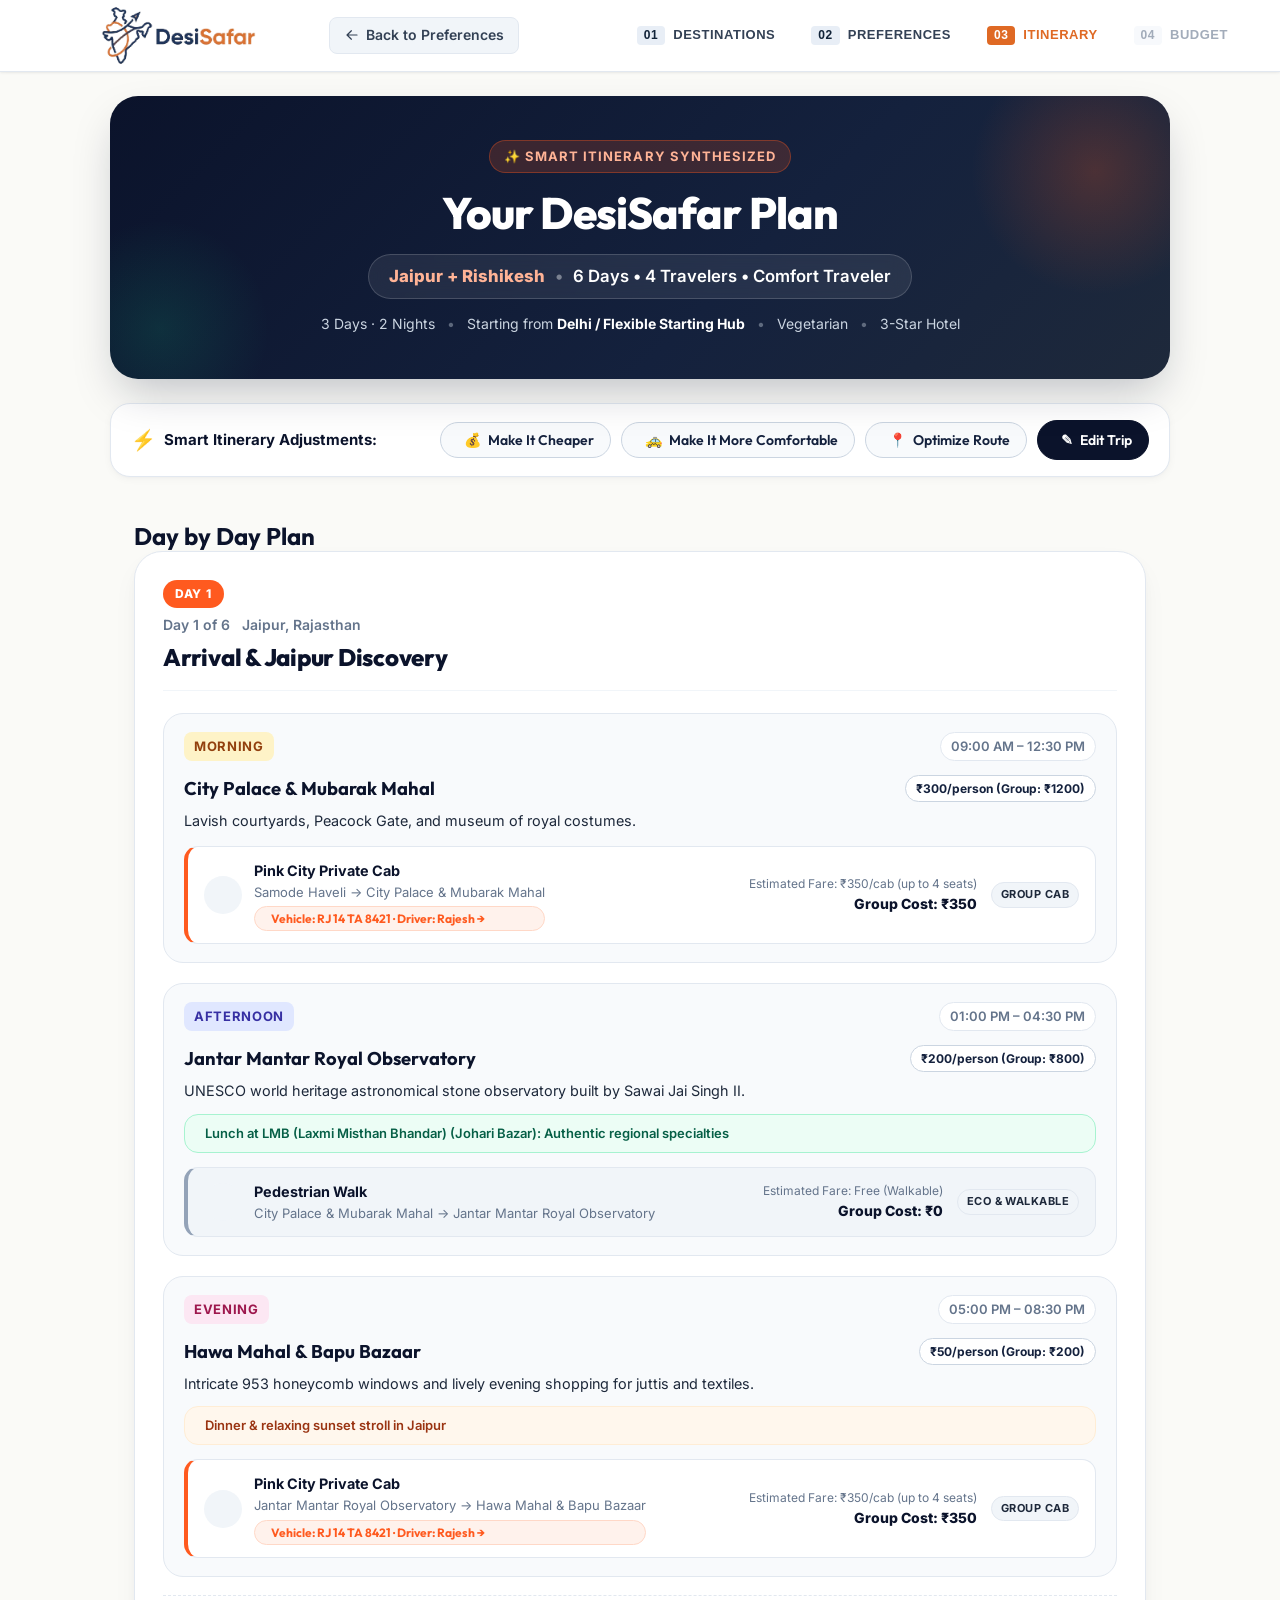
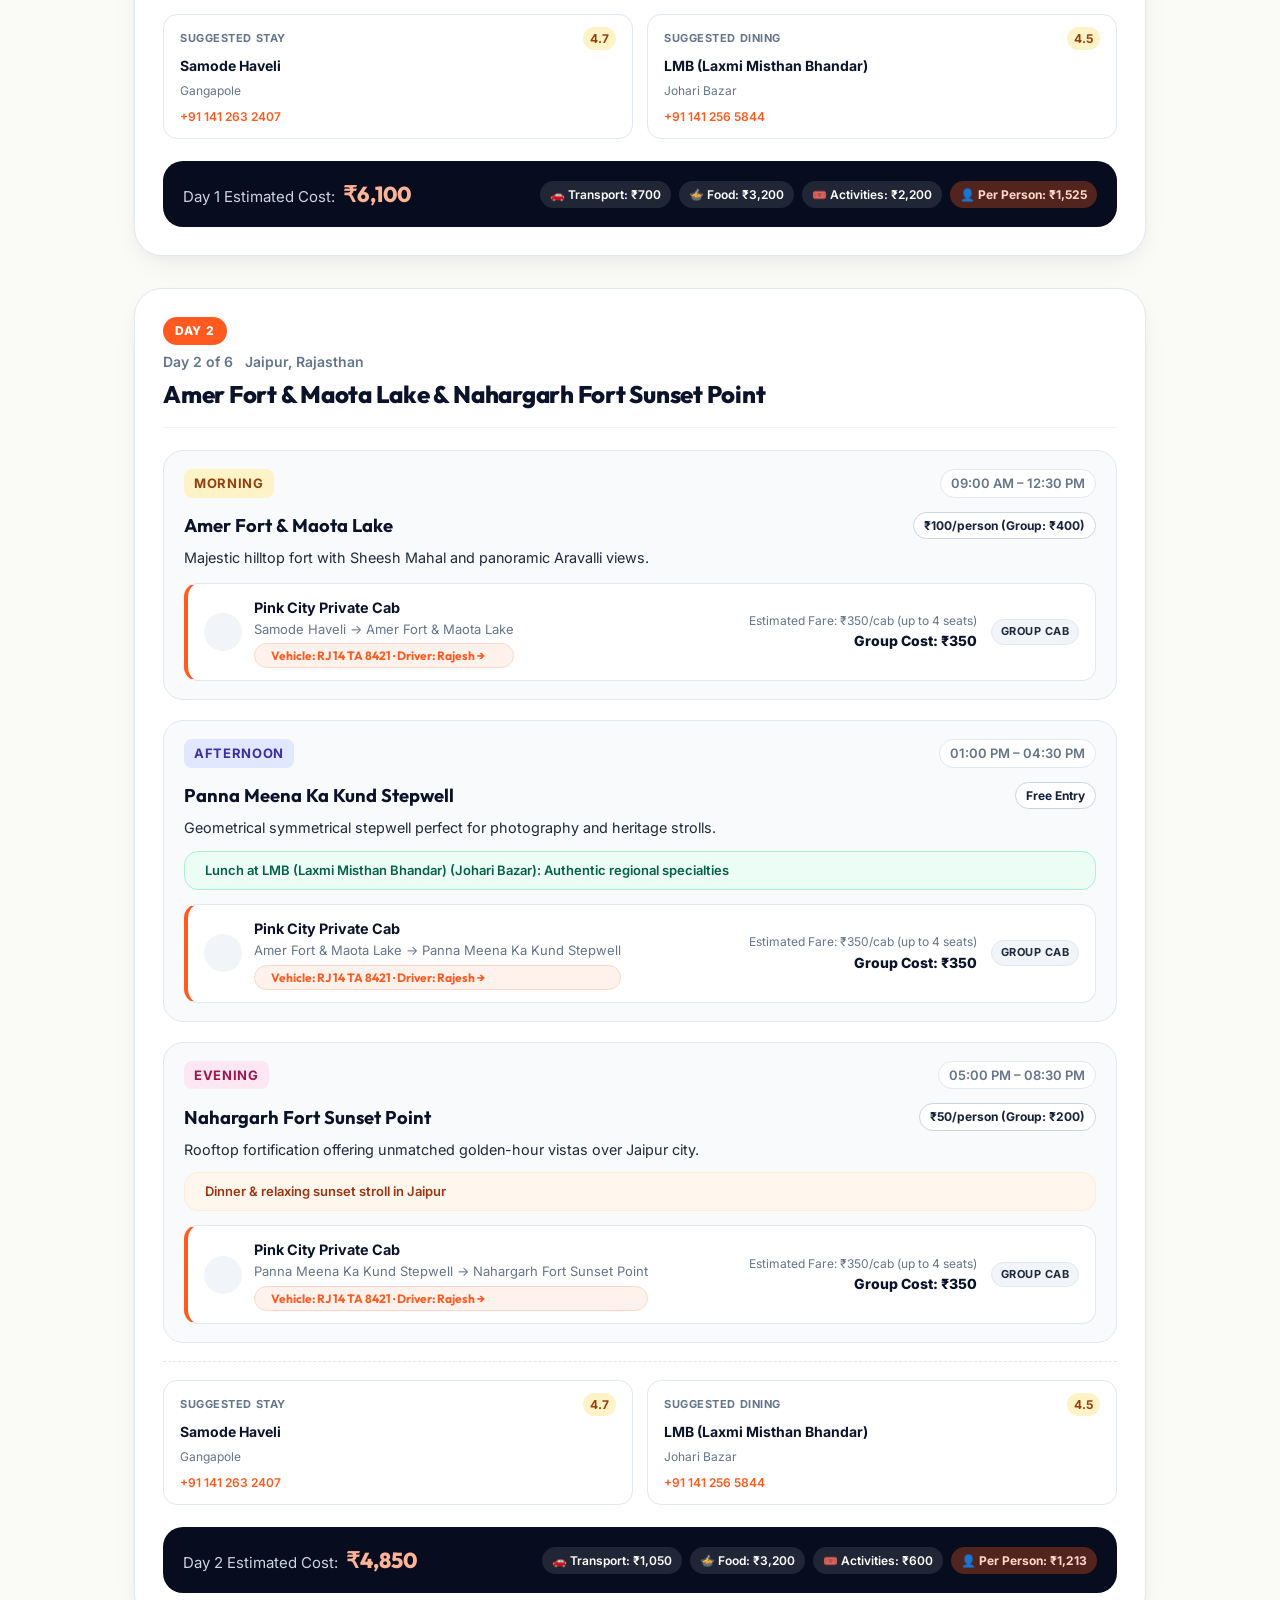
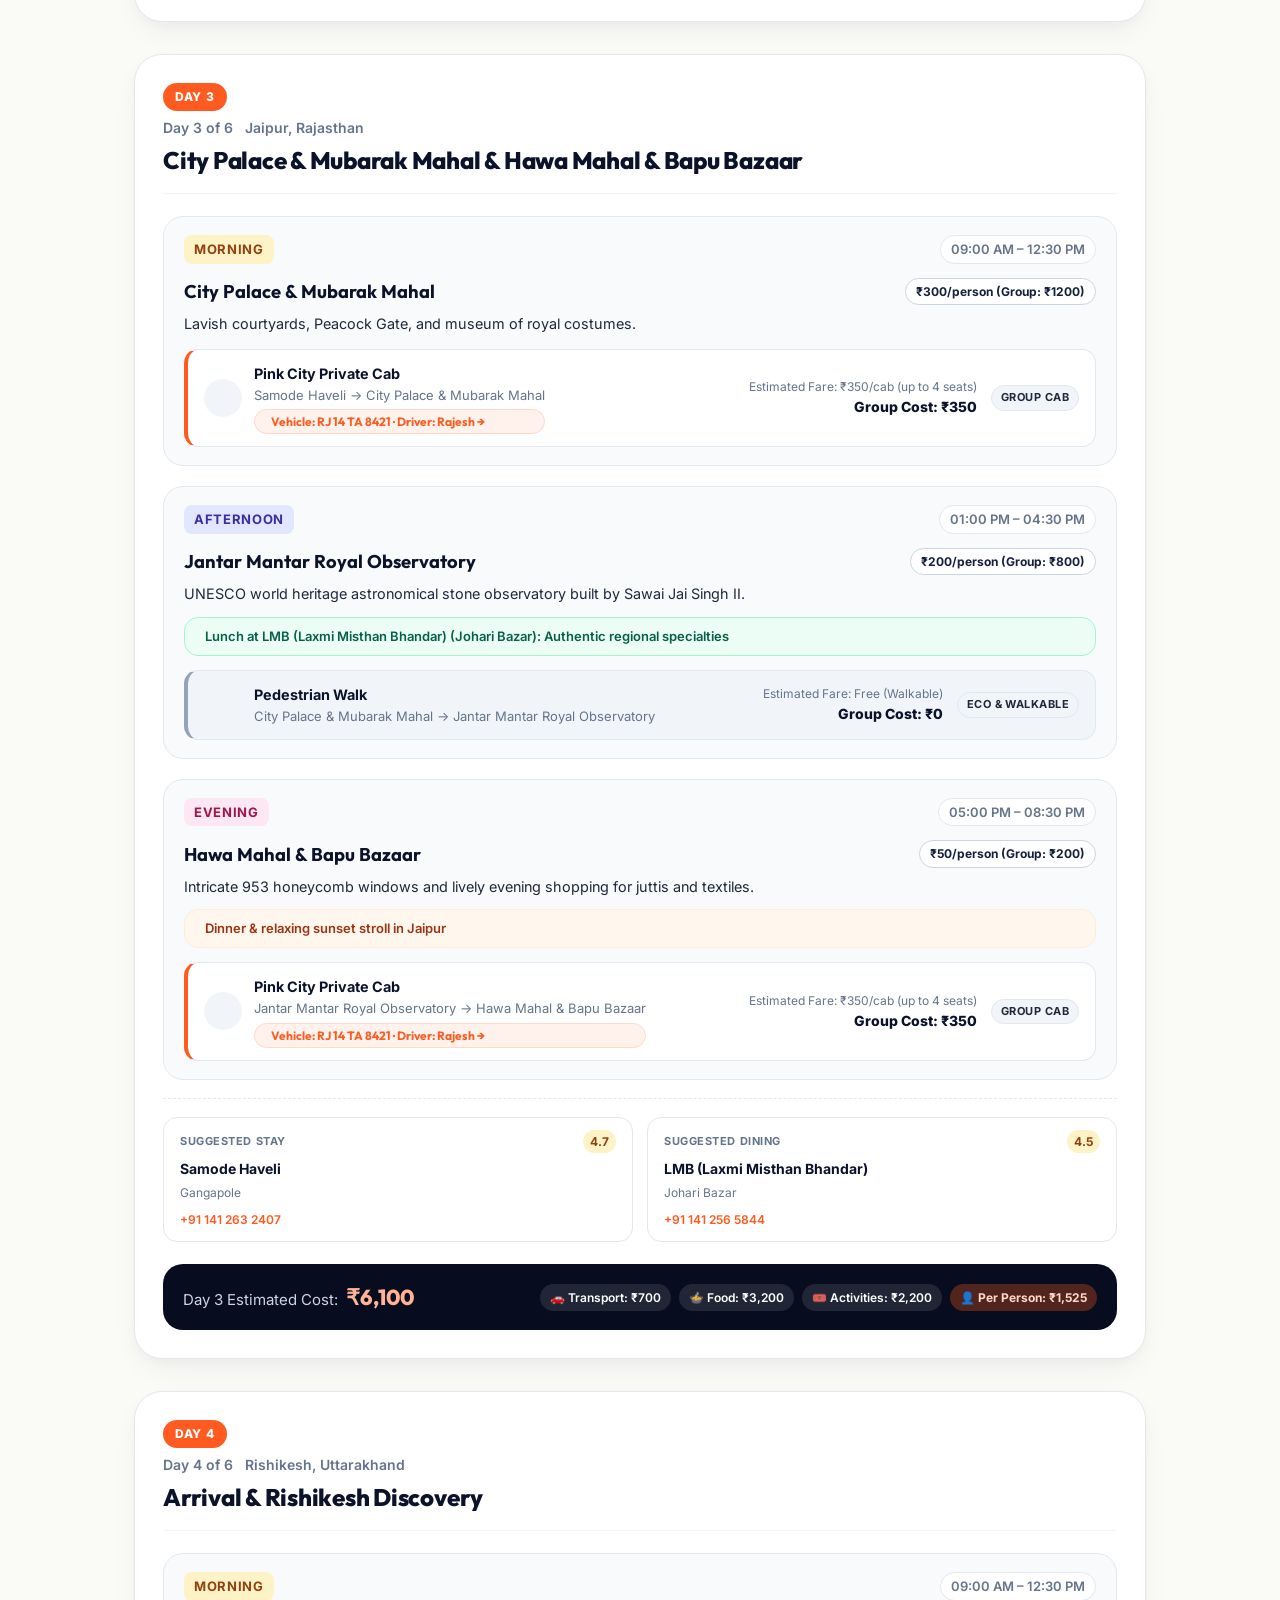
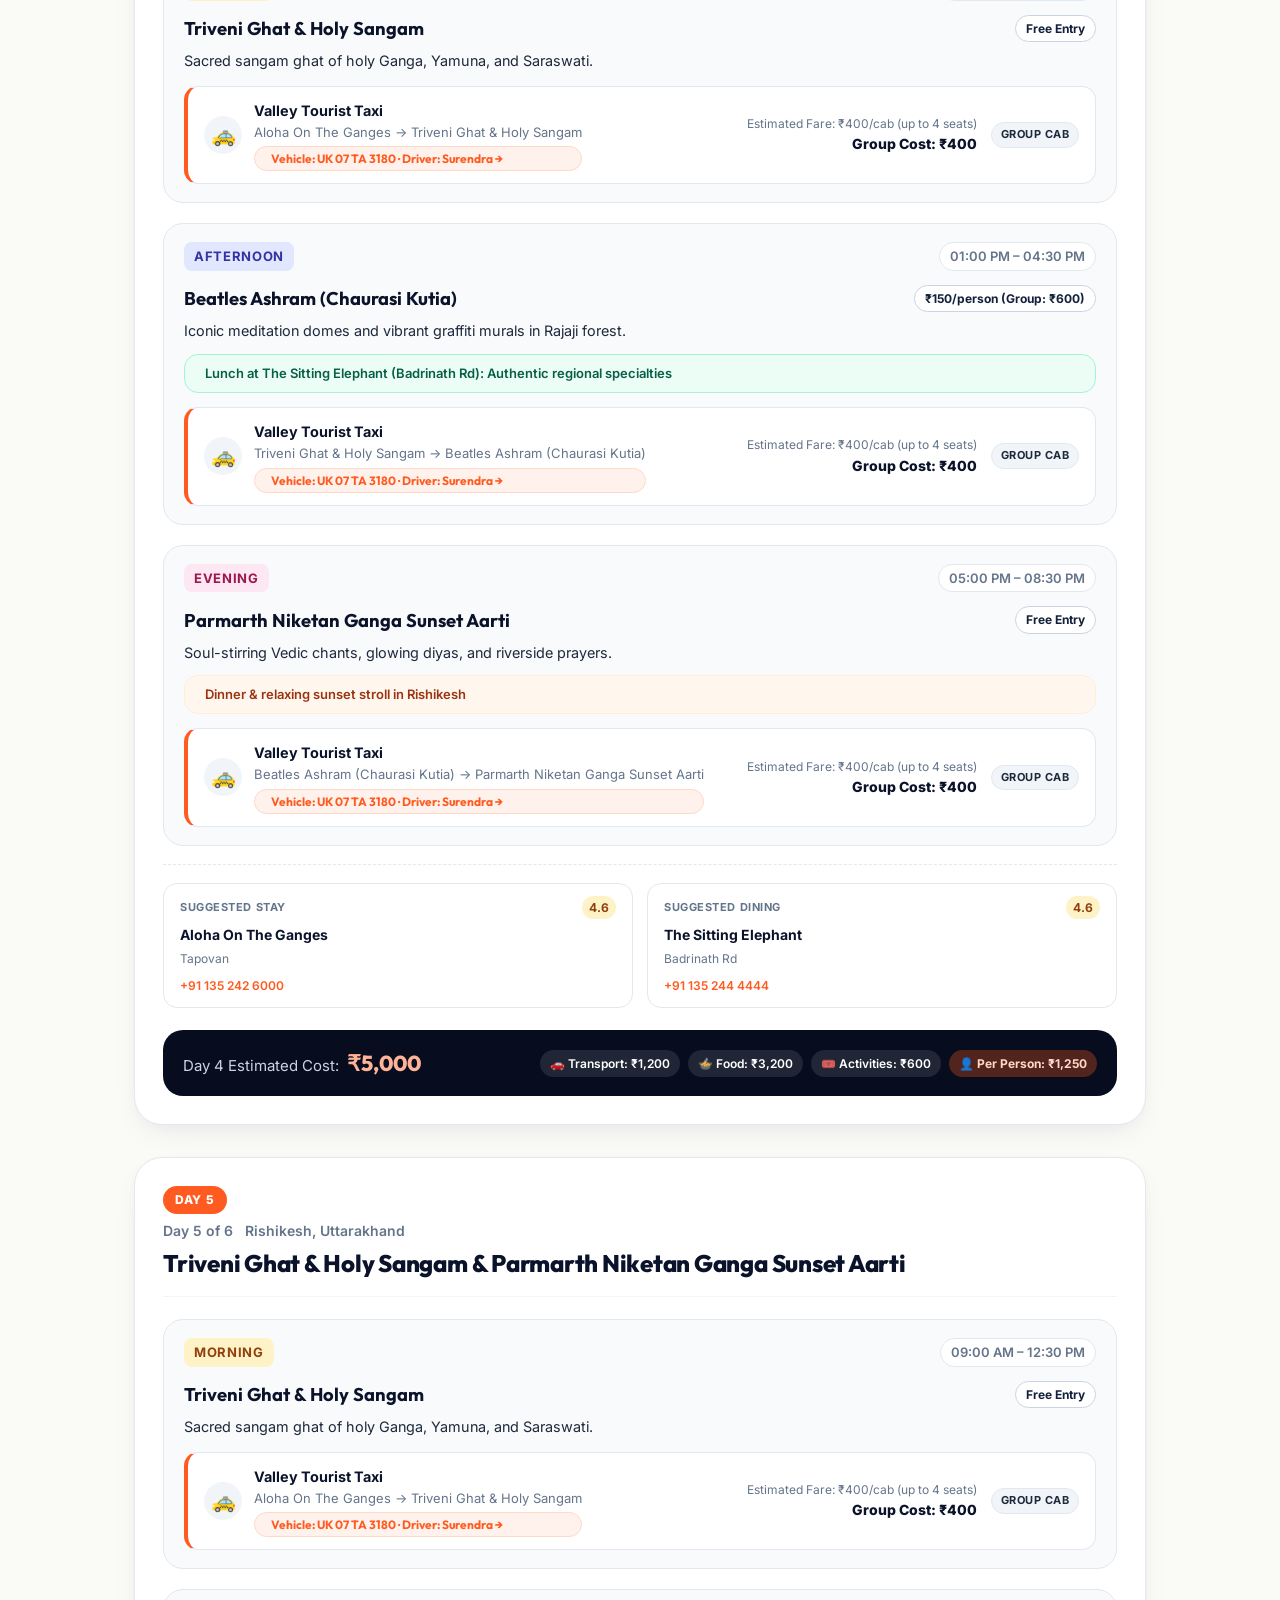
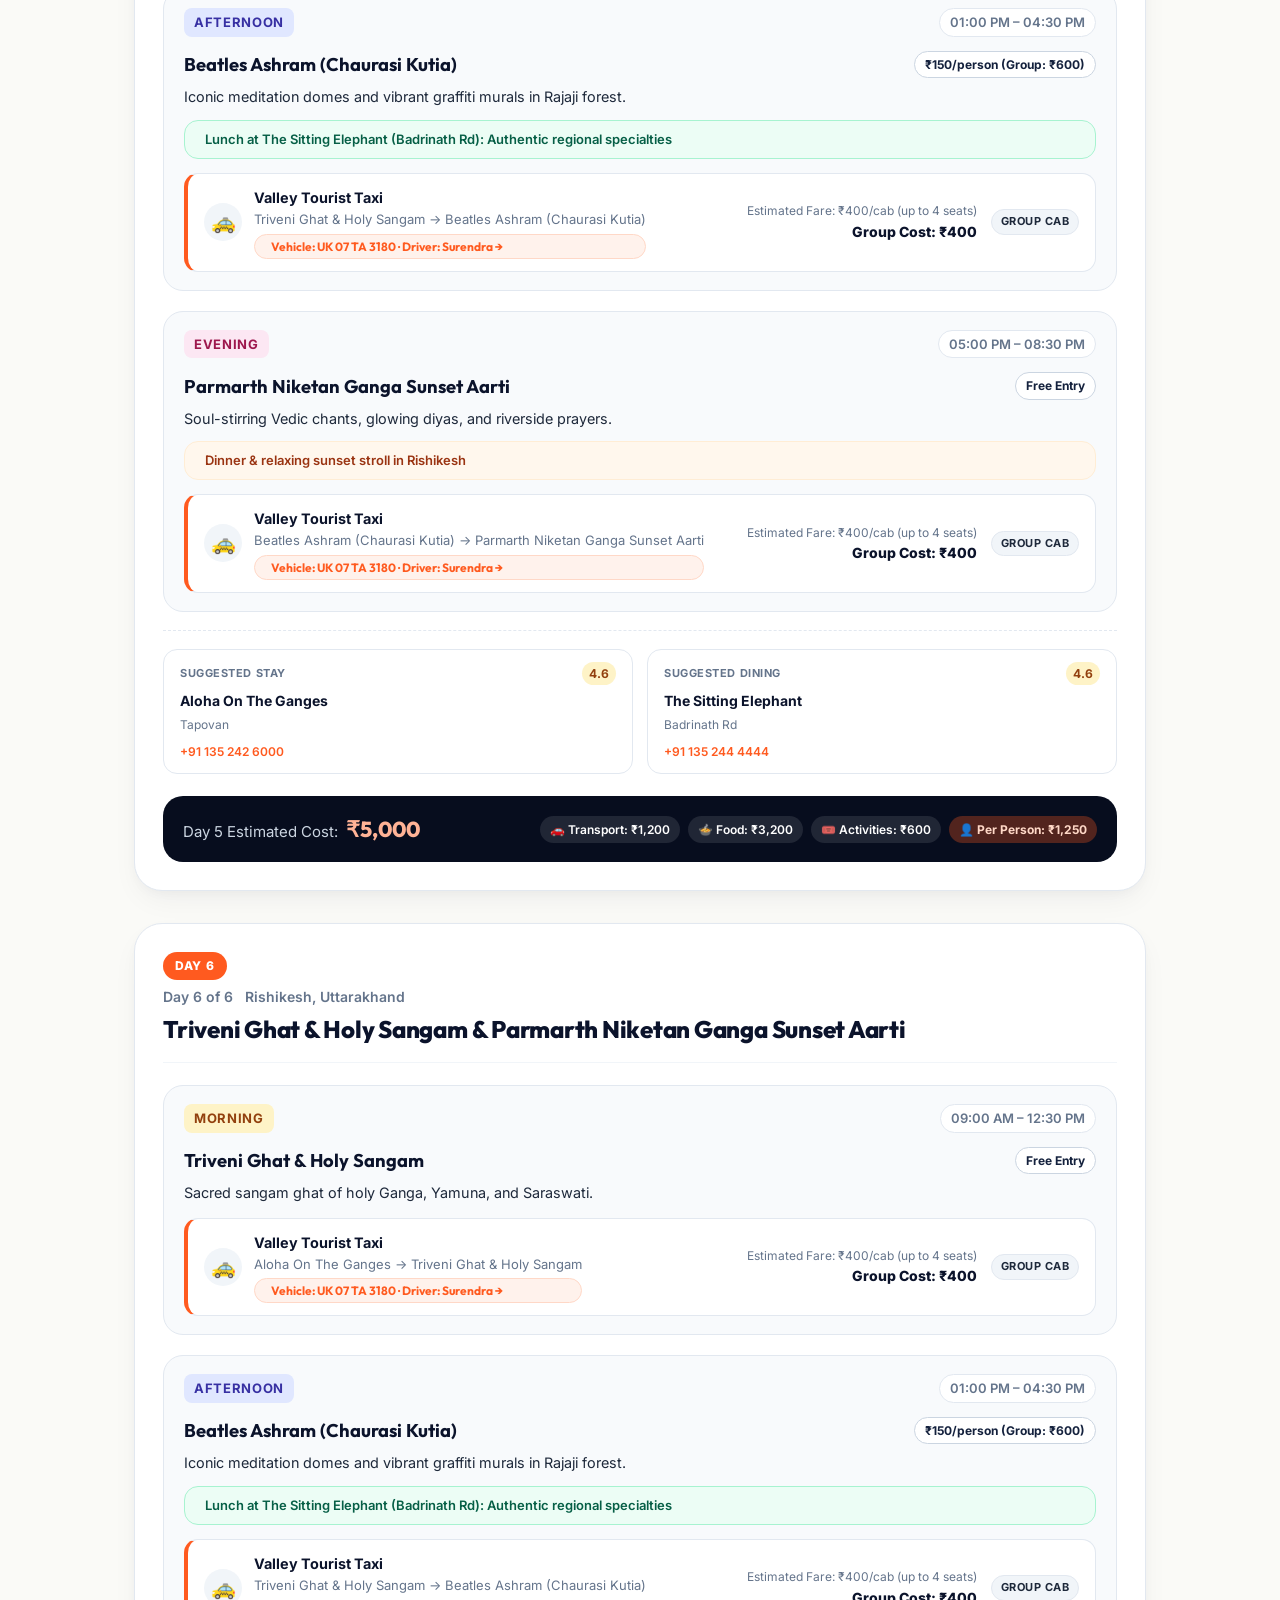
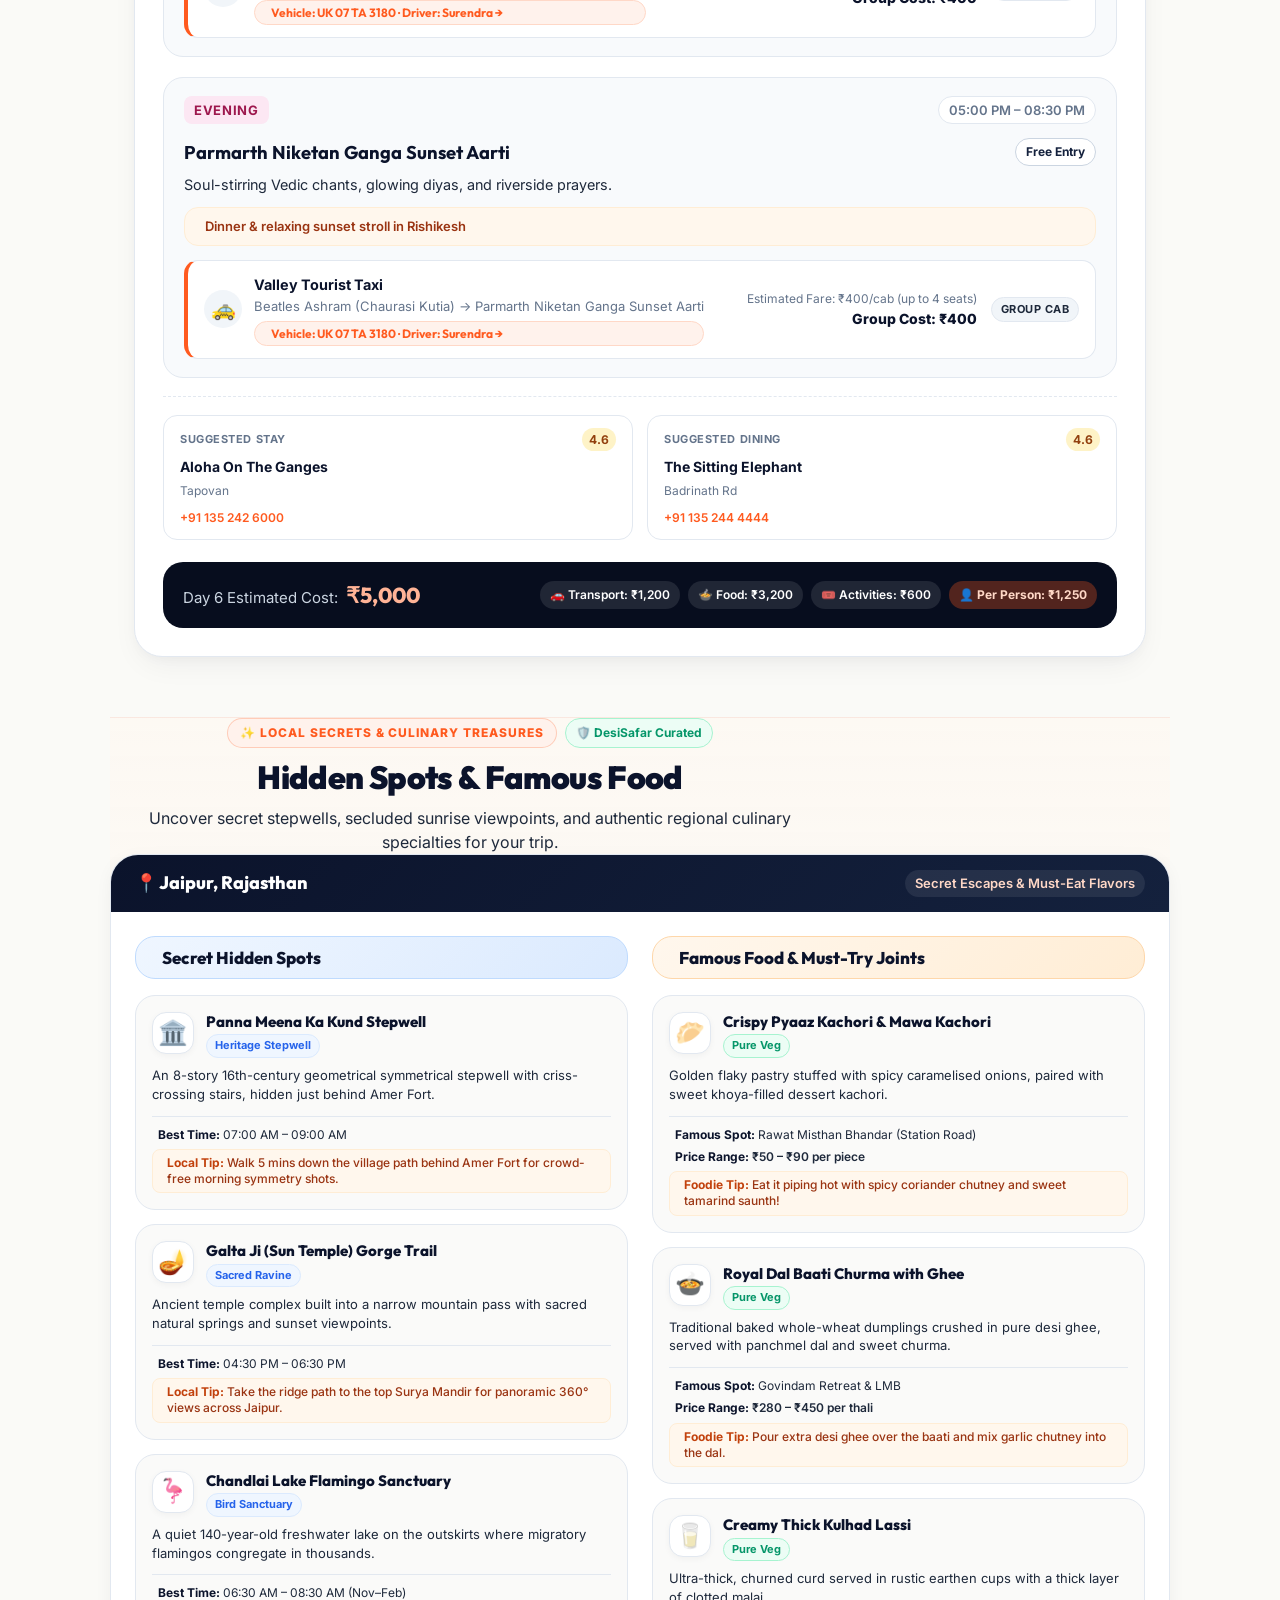
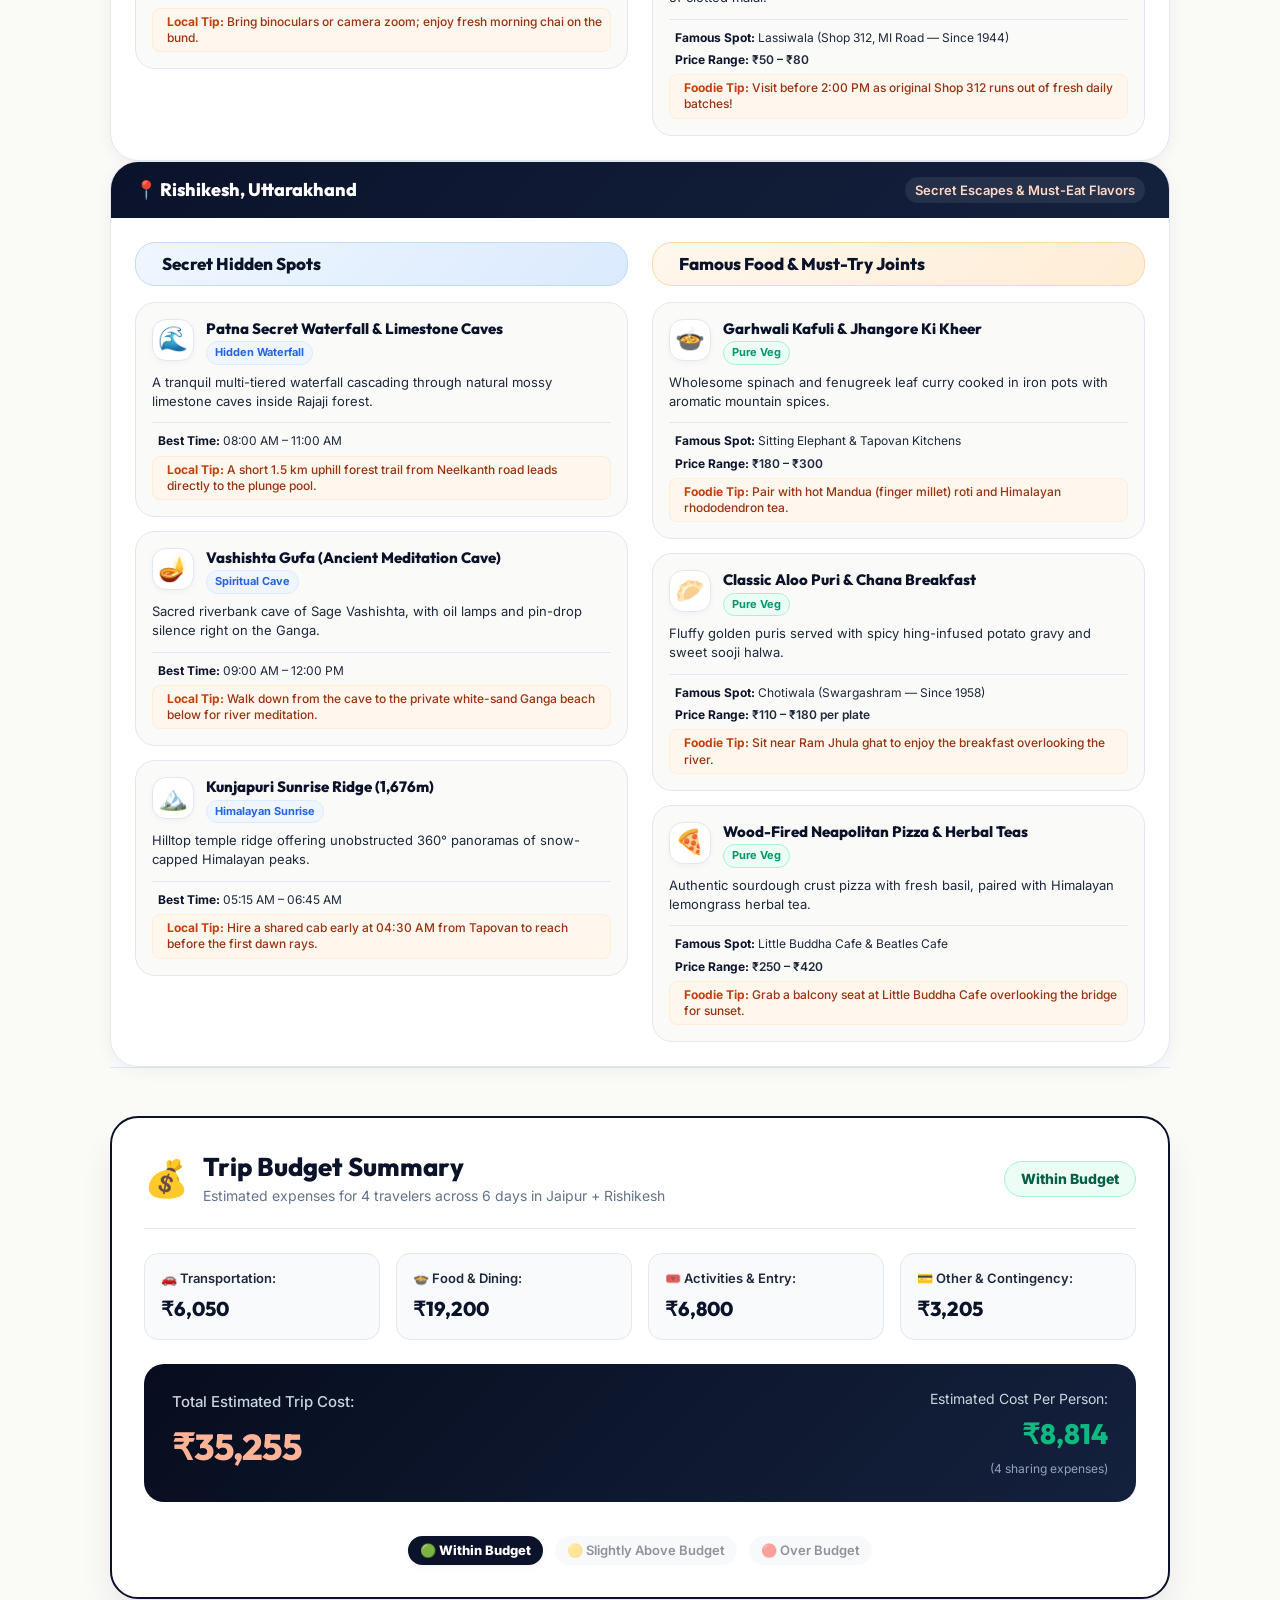
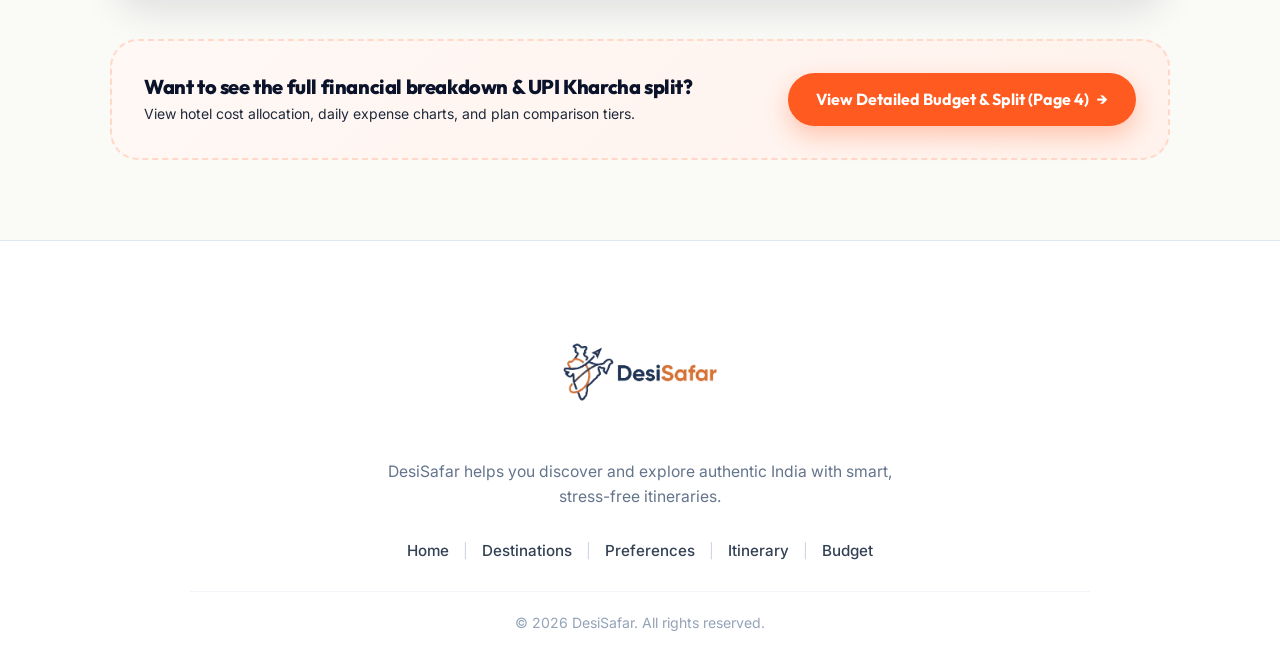
<file: page 4/index4.html>
<!DOCTYPE html>
<html lang="en">

<head>
    <meta charset="UTF-8">
    <meta name="viewport" content="width=device-width, initial-scale=1.0">
    <title>Your DesiSafar Plan | Smart Budget-Based Itinerary</title>
    <meta name="description"
        content="Personalized travel itinerary with DesiSafar. Day-by-day travel sequence, local transportation costs, entry fees, and trip budget summary.">
    <link rel="icon" type="image/png" href="logo.png">

    <link rel="preconnect" href="https://fonts.googleapis.com">
    <link rel="preconnect" href="https://fonts.gstatic.com" crossorigin>
    <link href="https://fonts.googleapis.com/css2?family=Inter:wght@400;500;600;700;800&family=Outfit:wght@500;600;700;800;900&display=swap" rel="stylesheet">

    <link rel="stylesheet" href="navbar.css">
    <link rel="stylesheet" href="styles4.css">
</head>

<body>

    <header class="app-header" id="appHeader">
        <div class="header-container">
            <div class="brand-wrapper">
                <a href="../page 1/index.html" class="brand-link" aria-label="DesiSafar Home">
                    <img src="logo.png" alt="DesiSafar Logo" class="brand-logo" id="brandLogo">
                </a>
                <a href="../preference/preference.html" class="back-link" aria-label="Return to preferences page">
                    <svg class="icon" viewBox="0 0 20 20" fill="currentColor" aria-hidden="true">
                        <path fill-rule="evenodd" d="M17 10a.75.75 0 01-.75.75H5.612l4.158 3.96a.75.75 0 11-1.04 1.08l-5.5-5.25a.75.75 0 010-1.08l5.5-5.25a.75.75 0 111.04 1.08L5.612 9.25H16.25A.75.75 0 0117 10z" clip-rule="evenodd" />
                    </svg>
                    <span>Back to Preferences</span>
                </a>
            </div>

            <nav class="trip-progress-nav" aria-label="Trip Planning Stages">
                <ol class="progress-steps">
                    <li class="step-item step-done">
                        <a href="../destinations_page/assets/destinations/destinations.html" class="step-link">
                            <span class="step-num">01</span>
                            <span class="step-label">DESTINATIONS</span>
                        </a>
                    </li>
                    <li class="step-item step-done">
                        <a href="../preference/preference.html" class="step-link">
                            <span class="step-num">02</span>
                            <span class="step-label">PREFERENCES</span>
                        </a>
                    </li>
                    <li class="step-item step-active" aria-current="step">
                        <a href="index4.html" class="step-link">
                            <span class="step-num">03</span>
                            <span class="step-label">ITINERARY</span>
                        </a>
                    </li>
                    <li class="step-item step-upcoming">
                        <a href="../budget/budget.html" class="step-link">
                            <span class="step-num">04</span>
                            <span class="step-label">BUDGET</span>
                        </a>
                    </li>
                </ol>
            </nav>
        </div>
    </header>

    <main class="itinerary-page-main">

        <section id="plan-header" class="desi-plan-hero">
            <div class="plan-hero-container">
                <span class="plan-hero-eyebrow">✨ Smart Itinerary Synthesized</span>
                <h1 class="plan-hero-title">Your DesiSafar Plan</h1>
                
                <div class="plan-hero-meta-badge">
                    <span class="meta-dest-pill" id="heroDestPill">📍 Jaipur</span>
                    <span class="meta-dot">•</span>
                    <span class="meta-info-text" id="heroMetaInfo">3 Days • 4 Travelers • Comfort Traveler</span>
                </div>

                <div class="plan-dates-origin-row">
                    <span id="heroDates">📅 3 Days · 2 Nights</span>
                    <span class="meta-dot">•</span>
                    <span id="heroOrigin">🚀 Starting from <strong>Flexible Starting Hub</strong></span>
                    <span class="meta-dot">•</span>
                    <span id="heroDiet">🍲 Vegetarian</span>
                    <span class="meta-dot">•</span>
                    <span id="heroStay">🏨 3-Star Hotel</span>
                </div>
            </div>
        </section>

        <section class="smart-controls-section">
            <div class="smart-controls-container">
                <div class="smart-controls-label">
                    <span class="sparkle-icon">⚡</span>
                    <strong>Smart Itinerary Adjustments:</strong>
                </div>

                <div class="smart-buttons-form">
                    <button type="button" id="btnCheaper" class="smart-action-btn" title="Prioritize cheaper transit, buses & economical alternatives">
                        <span></span>
                        <span>💰</span>
                        <span>Make It Cheaper</span>
                    </button>

                    <button type="button" id="btnComfortable" class="smart-action-btn" title="Upgrade selected transit to private autos and direct cabs">
                        <span></span>
                        <span>🚕</span>
                        <span>Make It More Comfortable</span>
                    </button>

                    <button type="button" id="btnOptimize" class="smart-action-btn" title="Rearrange attractions to reduce travel distance and transportation cost">
                        <span></span>
                        <span>📍</span>
                        <span>Optimize Route</span>
                    </button>

                    <button type="button" id="btnReset" class="smart-action-btn reset-btn" style="display: none;" title="Reset to standard plan">
                        <span>↺</span>
                        <span>Reset Settings</span>
                    </button>

                    <a href="../preference/preference.html" class="smart-action-btn edit-trip-btn" title="Edit trip parameters">
                        <span></span>
                        <span>✎</span>
                        <span>Edit Trip</span>
                    </a>
                </div>
            </div>
        </section>

        <section id="budgetProtectionBanner" class="budget-protection-banner" style="display: none;" role="alert">
            <div class="protection-alert-box">
                <span class="protection-icon">⚠️</span>
                <div class="protection-content">
                    <strong>Budget Advisory:</strong>
                    <p id="protectionMsg">Your selected budget may not be sufficient for this itinerary. We have created the closest affordable plan with budget buses & public transport, and highlighted where additional spending may be required.</p>
                </div>
            </div>
        </section>

        <section id="itinerary-days" class="itinerary-timeline-section" aria-labelledby="timeline-heading">
            <div class="timeline-wrapper">
                <h2 id="timeline-heading" class="sr-only">Day by Day Plan</h2>

                <div class="itinerary-days-feed" id="itineraryDaysFeed">
                    
                </div>
            </div>
        </section>

        <section id="destination-insights-section" class="dest-insights-section" aria-labelledby="insights-heading">
            <div class="dest-insights-container">
                <header class="insights-section-header">
                    <div class="insights-eyebrow-row">
                        <span class="insights-sparkle-pill">✨ Local Secrets &amp; Culinary Treasures</span>
                        <span class="insights-verified-badge">🛡️ DesiSafar Curated</span>
                    </div>
                    <h2 id="insights-heading" class="insights-main-title">
                        Hidden Spots &amp; Famous Food
                    </h2>
                    <p class="insights-subtitle">
                        Uncover secret stepwells, secluded sunrise viewpoints, and authentic regional culinary specialties for your trip.
                    </p>
                </header>

                <div id="destInsightsFeed" class="dest-insights-feed">
                    
                </div>
            </div>
        </section>

        <section id="budget-summary-card" class="trip-budget-summary-section" aria-labelledby="summary-card-title">
            <div class="budget-summary-container">
                <article class="budget-summary-card">
                    <header class="summary-card-header">
                        <div class="header-icon-title">
                            <span class="summary-card-icon">💰</span>
                            <div>
                                <h2 id="summary-card-title" class="summary-card-title">Trip Budget Summary</h2>
                                <p class="summary-card-subtitle" id="budgetCardSubtitle">Estimated expenses for travelers</p>
                            </div>
                        </div>

                        <div class="budget-status-pill status-green" id="budgetStatusPill">
                            <span id="budgetStatusLabel">🟢 Within Budget</span>
                        </div>
                    </header>

                    <div class="budget-categories-grid">
                        <div class="budget-cat-item">
                            <span class="cat-icon-label">🚗 Transportation:</span>
                            <strong class="cat-value" id="bSummTransit">₹0</strong>
                        </div>

                        <div class="budget-cat-item">
                            <span class="cat-icon-label">🍲 Food &amp; Dining:</span>
                            <strong class="cat-value" id="bSummFood">₹0</strong>
                        </div>

                        <div class="budget-cat-item">
                            <span class="cat-icon-label">🎟️ Activities &amp; Entry:</span>
                            <strong class="cat-value" id="bSummActivities">₹0</strong>
                        </div>

                        <div class="budget-cat-item">
                            <span class="cat-icon-label">💳 Other &amp; Contingency:</span>
                            <strong class="cat-value" id="bSummOther">₹0</strong>
                        </div>
                    </div>

                    <div class="budget-total-split-block">
                        <div class="total-cost-col">
                            <span class="total-cost-label">Total Estimated Trip Cost:</span>
                            <strong class="total-cost-amount" id="bSummTotal">₹0</strong>
                        </div>

                        <div class="per-person-split-col">
                            <span class="split-label">Estimated Cost Per Person:</span>
                            <strong class="split-amount" id="bSummPerPerson">₹0</strong>
                            <small class="split-note" id="bSummSplitNote">(4 sharing expenses)</small>
                        </div>
                    </div>

                    <div class="budget-indicator-footer">
                        <div class="status-indicator-legend">
                            <span class="legend-badge active" id="legWithin">🟢 Within Budget</span>
                            <span class="legend-badge" id="legSlight">🟡 Slightly Above Budget</span>
                            <span class="legend-badge" id="legOver">🔴 Over Budget</span>
                        </div>
                    </div>
                </article>
            </div>
        </section>

        <section class="itinerary-bottom-cta">
            <div class="bottom-cta-container">
                <div class="cta-text-group">
                    <h3 class="cta-title">Want to see the full financial breakdown &amp; UPI Kharcha split?</h3>
                    <p class="cta-subtitle">View hotel cost allocation, daily expense charts, and plan comparison tiers.</p>
                </div>

                <div class="cta-buttons-group">
                    <a href="../budget/budget.html" class="btn-primary-glow">
                        <span>View Detailed Budget &amp; Split (Page 4)</span>
                        <span>&rarr;</span>
                    </a>
                </div>
            </div>
        </section>

    </main>

    <div id="driverModalOverlay" class="driver-modal-overlay" aria-hidden="true" role="dialog" aria-modal="true" aria-labelledby="driverModalTitle">
        <div class="driver-modal-backdrop" id="driverModalBackdrop"></div>
        <div class="driver-modal-dialog">
            <header class="driver-modal-header">
                <div class="modal-header-text">
                    <span class="modal-eyebrow">🛡️ Verified DesiSafar Chauffeur &amp; Vehicle</span>
                    <h3 id="driverModalTitle" class="modal-title">Assigned Vehicle &amp; Driver Details</h3>
                </div>
                <button type="button" class="driver-modal-close-btn" id="driverModalCloseBtn" aria-label="Close modal">✕</button>
            </header>

            <div class="driver-modal-body">
                
                <div class="driver-profile-section">
                    <div class="driver-avatar-circle" id="mDriverAvatar">‍</div>
                    <div class="driver-details-wrap">
                        <div class="driver-name-row">
                            <h4 class="driver-name" id="mDriverName">Rajesh Kumar Sharma</h4>
                            <span class="driver-verified-tag">✓ Verified Chauffeur</span>
                        </div>
                        <div class="driver-meta-line">
                            <span class="rating-star-badge" id="mDriverRating"> 4.9</span>
                            <span id="mDriverTrips">1,420+ trips completed</span>
                        </div>
                        <p class="driver-meta-line" style="margin-top: 4px;">
                            <span> <strong id="mDriverLang">Hindi, English</strong></span>
                            <span>•</span>
                            <span id="mDriverExp">9 years licensed chauffeur</span>
                        </p>
                        <div class="driver-contact-actions">
                            <a href="#" id="mDriverCallLink" class="btn-call-driver">
                                <span></span>
                                <span>📞</span>
                                <span id="mDriverPhoneBtn">Call +91 98290 41234</span>
                            </a>
                            <a href="#" id="mDriverWaLink" target="_blank" class="btn-whatsapp-driver">
                                <span></span>
                                <span>💬</span>
                                <span>WhatsApp</span>
                            </a>
                        </div>
                    </div>
                </div>

                <div class="vehicle-details-section">
                    <div class="vehicle-section-header">
                        <div>
                            <span class="plate-caption">Vehicle Make &amp; Model</span>
                            <h4 class="vehicle-model-name" id="mCarModel">Maruti Suzuki Dzire AC (White)</h4>
                        </div>
                        <span class="vehicle-type-pill" id="mCarType">4-Seater Premium Sedan</span>
                    </div>

                    <div class="number-plate-container">
                        <div class="plate-left-wrap">
                            <span class="plate-icon">🚖</span>
                            <div class="plate-text-wrap">
                                <span class="plate-caption">Vehicle Registration Plate:</span>
                                <span class="indian-number-plate-box" id="mCarPlate">RJ 14 TA 8421</span>
                            </div>
                        </div>
                        <div class="plate-otp-wrap">
                            <span class="otp-label">Start Trip PIN</span>
                            <strong class="otp-pin" id="mTripOtp">4821</strong>
                        </div>
                    </div>

                    <div>
                        <span class="plate-caption" style="display:block; margin-bottom: 6px;">Vehicle Features &amp; Safety:</span>
                        <div class="features-chips-list">
                            <span class="feature-tag-chip"> Chilled AC</span>
                            <span class="feature-tag-chip"> Fastag Active</span>
                            <span class="feature-tag-chip"> Boot Luggage Space</span>
                            <span class="feature-tag-chip"> GPS Monitored</span>
                            <span class="feature-tag-chip"> Clean Sanitized</span>
                        </div>
                    </div>

                    <div style="background: #FAFAF7; border: 1px solid var(--slate-200); border-radius: var(--radius-md); padding: 10px 14px; font-size: 0.8125rem; color: var(--slate-600);">
                        <span><strong>Route Segment:</strong> <span id="mRouteText">Stay → Attraction</span></span><br>
                        <span><strong>Estimated Fare:</strong> <span id="mFareDisp">₹350/cab</span> (Included in Trip Budget)</span>
                    </div>
                </div>
            </div>

            <footer class="driver-modal-footer">
                <span class="modal-footer-note">All DesiSafar drivers undergo verified commercial background checks.</span>
                <button type="button" class="btn-modal-done" id="driverModalDoneBtn">Got It</button>
            </footer>
        </div>
    </div>

    <footer id="footer" class="site-footer">
        <div class="footer-container">
            <div class="footer-brand">
                <img src="logo.png" alt="DesiSafar" class="footer-logo" height="150">
                <p class="footer-description">
                    DesiSafar helps you discover and explore authentic India with smart, stress-free itineraries.
                </p>
            </div>

            <nav class="footer-nav" aria-label="Footer Navigation">
                <ul class="footer-nav-list">
                    <li><a href="../page 1/index.html">Home</a></li>
                    <li><span aria-hidden="true" class="separator">|</span></li>
                    <li><a href="../destinations_page/assets/destinations/destinations.html">Destinations</a></li>
                    <li><span aria-hidden="true" class="separator">|</span></li>
                    <li><a href="../preference/preference.html">Preferences</a></li>
                    <li><span aria-hidden="true" class="separator">|</span></li>
                    <li><a href="index4.html">Itinerary</a></li>
                    <li><span aria-hidden="true" class="separator">|</span></li>
                    <li><a href="../budget/budget.html">Budget</a></li>
                </ul>
            </nav>

            <div class="footer-bottom">
                <p class="copyright">&copy; 2026 DesiSafar. All rights reserved.</p>
            </div>
        </div>
    </footer>

    <script>
      
      function openDriverModal(driverDataOrName, phone, rating, trips, lang, exp, carModel, carPlate, carType, capacity, otp, route, fare) {
        let d = {};
        if (typeof driverDataOrName === 'object' && driverDataOrName !== null) {
          d = driverDataOrName;
        } else {
          d = {
            driver_name: driverDataOrName,
            driver_phone: phone,
            driver_rating: rating,
            driver_trips: trips,
            driver_languages: lang,
            driver_experience: exp,
            car_model: carModel,
            car_number: carPlate,
            car_type: carType,
            otp: otp,
            route: route,
            fare: fare
          };
        }

        const name = d.driver_name || d.name || "Rajesh Kumar Sharma";
        const pPhone = d.driver_phone || d.phone || "+91 98290 41234";
        const pRating = d.driver_rating || d.rating || "4.9";
        const pTrips = d.driver_trips || d.trips || "1,420+ trips completed";
        const pLang = d.driver_languages || d.lang || "Hindi, English, Regional";
        const pExp = d.driver_experience || d.exp || "Licensed Commercial Chauffeur";
        const pCar = d.car_model || d.car || "Maruti Suzuki Dzire AC (White)";
        const pPlate = d.car_number || d.plate || "RJ 14 TA 8421";
        const pType = d.car_type || d.type || "4-Seater Premium Vehicle";
        const pOtp = d.otp || (pPlate ? pPlate.split(' ').pop() : "4821");
        const pRoute = d.route || d.route_text || "Local Sightseeing Segment";
        const pFare = d.fare || d.fare_display || d.fareDisp || "Included in Plan";

        document.getElementById("mDriverName").textContent = name;
        document.getElementById("mDriverRating").textContent = ` ${pRating}`;
        document.getElementById("mDriverTrips").textContent = pTrips;
        document.getElementById("mDriverLang").textContent = pLang;
        document.getElementById("mDriverExp").textContent = pExp;
        
        const cleanPhone = String(pPhone).trim();
        document.getElementById("mDriverPhoneBtn").textContent = `Call ${cleanPhone}`;
        document.getElementById("mDriverCallLink").href = `tel:${cleanPhone}`;
        const cleanNumOnly = cleanPhone.replace(/[^0-9]/g, '');
        document.getElementById("mDriverWaLink").href = `https://wa.me/${cleanNumOnly}?text=Hello%20${encodeURIComponent(name)},%20I%20am%20your%20DesiSafar%20passenger.`;

        document.getElementById("mCarModel").textContent = pCar;
        document.getElementById("mCarPlate").textContent = pPlate;
        document.getElementById("mCarType").textContent = pType;
        document.getElementById("mTripOtp").textContent = pOtp;

        document.getElementById("mRouteText").textContent = pRoute;
        document.getElementById("mFareDisp").textContent = pFare;

        const modal = document.getElementById("driverModalOverlay");
        if (modal) {
          modal.classList.add("is-open");
          modal.setAttribute("aria-hidden", "false");
          document.body.style.overflow = "hidden";
        }
      }

      function handleTransitCardClick(cardEl) {
        if (!cardEl) return;
        const encoded = cardEl.getAttribute("data-driver-encoded");
        if (encoded) {
          try {
            const data = JSON.parse(decodeURIComponent(encoded));
            openDriverModal(data);
            return;
          } catch(e) {
            console.warn("Could not decode driver data:", e);
          }
        }
        openDriverModal({});
      }

      function closeDriverModal() {
        const modal = document.getElementById("driverModalOverlay");
        if (modal) {
          modal.classList.remove("is-open");
          modal.setAttribute("aria-hidden", "true");
          document.body.style.overflow = "";
        }
      }

      document.addEventListener("DOMContentLoaded", function() {
        const backdrop = document.getElementById("driverModalBackdrop");
        if (backdrop) backdrop.addEventListener("click", closeDriverModal);

        const closeBtn = document.getElementById("driverModalCloseBtn");
        if (closeBtn) closeBtn.addEventListener("click", closeDriverModal);

        const doneBtn = document.getElementById("driverModalDoneBtn");
        if (doneBtn) doneBtn.addEventListener("click", closeDriverModal);
      });

      document.addEventListener("keydown", function(e) {
        if (e.key === "Escape") closeDriverModal();
      });

      (function initDesiSafarSmartItinerary() {
        
        const FULL_DESTINATIONS = {
          "jaipur": {
            name: "Jaipur", state: "Rajasthan", slug: "jaipur",
            transport: {
              bus: { name: "JCTSL Local Bus", fare: 30, unit: "person", capacity: 40, icon: "", tag: "Budget Friendly" },
              auto: { name: "Heritage Auto Rickshaw", fare: 120, unit: "vehicle", capacity: 3, icon: "", tag: "Direct Auto" },
              cab: { name: "Pink City Private Cab", fare: 350, unit: "vehicle", capacity: 4, icon: "", tag: "Comfortable Cab" },
              walk: { name: "Old City Heritage Walk", fare: 0, unit: "person", capacity: 1, icon: "", tag: "Pedestrian Walk" }
            },
            attractions: [
              { name: "City Palace & Mubarak Mahal", slot: "morning", desc: "Lavish courtyards, Peacock Gate, and museum of royal costumes.", ticket: 300, cluster: "old_city", walkTo: ["Jantar Mantar Royal Observatory"] },
              { name: "Jantar Mantar Royal Observatory", slot: "afternoon", desc: "UNESCO world heritage astronomical stone observatory built by Sawai Jai Singh II.", ticket: 200, cluster: "old_city", walkTo: ["Hawa Mahal (Palace of Winds)"] },
              { name: "Hawa Mahal & Bapu Bazaar", slot: "evening", desc: "Intricate 953 honeycomb windows and lively evening shopping for juttis and textiles.", ticket: 50, cluster: "old_city" },
              { name: "Amer Fort & Maota Lake", slot: "morning", desc: "Majestic hilltop fort with Sheesh Mahal and panoramic Aravalli views.", ticket: 100, cluster: "amer", walkTo: ["Panna Meena Ka Kund"] },
              { name: "Panna Meena Ka Kund Stepwell", slot: "afternoon", desc: "Geometrical symmetrical stepwell perfect for photography and heritage strolls.", ticket: 0, cluster: "amer" },
              { name: "Nahargarh Fort Sunset Point", slot: "evening", desc: "Rooftop fortification offering unmatched golden-hour vistas over Jaipur city.", ticket: 50, cluster: "amer" }
            ],
            hotels: [{ name: "Samode Haveli", area: "Gangapole", rating: 4.7, phone: "+91 141 263 2407" }],
            restaurants: [{ name: "LMB (Laxmi Misthan Bhandar)", area: "Johari Bazar", rating: 4.5, phone: "+91 141 256 5844", price_level: 2 }],
            driver: { driver_name: "Rajesh Kumar Sharma", driver_phone: "+91 98290 41234", driver_rating: 4.9, driver_trips: "1,420+ trips", driver_languages: "Hindi, English, Rajasthani", driver_experience: "9 years licensed chauffeur", car_model: "Maruti Suzuki Dzire AC (White)", car_number: "RJ 14 TA 8421", car_type: "4-Seater Premium Sedan", otp: "8421" },
            hidden_spots: [
              { name: "Panna Meena Ka Kund Stepwell", badge: "Heritage Stepwell", icon: "🏛️", description: "An 8-story 16th-century geometrical symmetrical stepwell with criss-crossing stairs, hidden just behind Amer Fort.", best_time: "07:00 AM – 09:00 AM", local_tip: "Walk 5 mins down the village path behind Amer Fort for crowd-free morning symmetry shots." },
              { name: "Galta Ji (Sun Temple) Gorge Trail", badge: "Sacred Ravine", icon: "🪔", description: "Ancient temple complex built into a narrow mountain pass with sacred natural springs and sunset viewpoints.", best_time: "04:30 PM – 06:30 PM", local_tip: "Take the ridge path to the top Surya Mandir for panoramic 360° views across Jaipur." },
              { name: "Chandlai Lake Flamingo Sanctuary", badge: "Bird Sanctuary", icon: "🦩", description: "A quiet 140-year-old freshwater lake on the outskirts where migratory flamingos congregate in thousands.", best_time: "06:30 AM – 08:30 AM (Nov–Feb)", local_tip: "Bring binoculars or camera zoom; enjoy fresh morning chai on the bund." }
            ],
            famous_food: [
              { dish: "Crispy Pyaaz Kachori & Mawa Kachori", diet_type: "veg", icon: "🥟", description: "Golden flaky pastry stuffed with spicy caramelised onions, paired with sweet khoya-filled dessert kachori.", famous_spot: "Rawat Misthan Bhandar (Station Road)", price_est: "₹50 – ₹90 per piece", foodie_tip: "Eat it piping hot with spicy coriander chutney and sweet tamarind saunth!" },
              { dish: "Royal Dal Baati Churma with Ghee", diet_type: "veg", icon: "🍲", description: "Traditional baked whole-wheat dumplings crushed in pure desi ghee, served with panchmel dal and sweet churma.", famous_spot: "Govindam Retreat & LMB", price_est: "₹280 – ₹450 per thali", foodie_tip: "Pour extra desi ghee over the baati and mix garlic chutney into the dal." },
              { dish: "Creamy Thick Kulhad Lassi", diet_type: "veg", icon: "🥛", description: "Ultra-thick, churned curd served in rustic earthen cups with a thick layer of clotted malai.", famous_spot: "Lassiwala (Shop 312, MI Road — Since 1944)", price_est: "₹50 – ₹80", foodie_tip: "Visit before 2:00 PM as original Shop 312 runs out of fresh daily batches!" }
            ]
          },
          "goa": {
            name: "Goa", state: "Goa", slug: "goa",
            transport: {
              bus: { name: "Kadamba AC Shuttle", fare: 40, unit: "person", capacity: 40, icon: "🚍", tag: "Budget Transit" },
              auto: { name: "Beach Auto Rickshaw", fare: 150, unit: "vehicle", capacity: 3, icon: "🛺", tag: "Beach Auto" },
              cab: { name: "Goa Miles Tourist Cab", fare: 450, unit: "vehicle", capacity: 4, icon: "🚕", tag: "Tourist Cab" },
              walk: { name: "Fontainhas Latin Promenade", fare: 0, unit: "person", capacity: 1, icon: "🚶", tag: "Heritage Walk" }
            },
            attractions: [
              { name: "Fort Aguada & Lighthouse", slot: "morning", desc: "17th-century Portuguese fortress overlooking Sinquerim beach.", ticket: 50, cluster: "north_coast" },
              { name: "Anjuna & Vagator Cliff View", slot: "afternoon", desc: "Red laterite cliffs, Chapora fort view, and coastal shacks.", ticket: 0, cluster: "north_coast" },
              { name: "Baga Beach Sunset & Night Market", slot: "evening", desc: "Lively beach shacks, candlelight seafood, and music.", ticket: 0, cluster: "north_coast" }
            ],
            hotels: [{ name: "Hilton Goa Resort", area: "Candolim", rating: 4.5, phone: "+91 832 664 9800" }],
            restaurants: [{ name: "The Second House", area: "Saligao", rating: 4.6, phone: "+91 91122 91144", price_level: 3 }],
            driver: { driver_name: "Anthony D'Souza", driver_phone: "+91 98221 67890", driver_rating: 4.8, driver_trips: "1,850+ trips", driver_languages: "Konkani, English, Hindi", driver_experience: "14 years tourist cab veteran", car_model: "Toyota Etios AC (Pearl White)", car_number: "GA 03 T 4912", car_type: "4-Seater Coastal Sedan", otp: "4912" },
            hidden_spots: [
              { name: "Butterfly Beach & Secluded Cove", badge: "Secret Beach", icon: "🏖️", description: "A semi-circular secluded cove surrounded by dense green hillocks, accessible via a short forest trek or boat.", best_time: "08:00 AM – 11:00 AM", local_tip: "Hire a local fisherman's boat from Palolem for a 10-minute coastal ride with dolphin sightings." },
              { name: "Harvalem Rock-Cut Caves & Waterfall", badge: "Heritage & Nature", icon: "🌿", description: "6th-century ancient laterite Buddhist rock-cut caves set alongside roaring waterfalls in North-East Goa.", best_time: "09:00 AM – 01:00 PM", local_tip: "Visit the nearby Rudreshwar temple where priests perform centuries-old Vedic rituals." },
              { name: "Cabo de Rama Secret Cliff Viewpoint", badge: "Panoramic Cliff", icon: "🏰", description: "Wild, untamed coastal cliffs below Portuguese fort ruins overlooking the deep blue Arabian Sea.", best_time: "05:00 PM – 06:45 PM", local_tip: "Grab a fresh tender coconut and head to the western cliff edge for an unforgettable sunset." }
            ],
            famous_food: [
              { dish: "Authentic Goan Fish Curry Thali", diet_type: "non-veg", icon: "🍛", description: "Fresh Kingfish/Surmai simmered in fresh ground coconut, fiery Kashmiri red chilies, and kokum, with red rice.", famous_spot: "Ritz Classic (Panaji) & Anand Seafood (Anjuna)", price_est: "₹220 – ₹380 per thali", foodie_tip: "Ask for 'Kismur' (dried prawn and coconut relish) and fresh sol kadhi to complete your meal." },
              { dish: "Pork / Chicken Vindaloo with Poi Bread", diet_type: "non-veg", icon: "🥘", description: "Traditional Portuguese-Goan spiced preparation infused with toddy vinegar, garlic, and whole spices.", famous_spot: "Mum's Kitchen (Panaji) & Martin's Corner", price_est: "₹320 – ₹480", foodie_tip: "Eat with crusty wood-fired Goan Poi bread." },
              { dish: "Layered Bebinca & Cashew Feni", diet_type: "veg", icon: "🍰", description: "The Queen of Goan desserts — a rich 7-layer coconut milk pudding baked with ghee and nutmeg.", famous_spot: "Confeitaria 31 de Janeiro (Fontainhas)", price_est: "₹120 – ₹200 per slice", foodie_tip: "Warm the bebinca slightly and top with a scoop of vanilla ice cream." }
            ]
          },
          "rishikesh": {
            name: "Rishikesh", state: "Uttarakhand", slug: "rishikesh",
            transport: {
              bus: { name: "Vikram Shared E-Rickshaw", fare: 20, unit: "person", capacity: 6, icon: "🛺", tag: "Shared Vikram" },
              auto: { name: "Ganga Auto Rickshaw", fare: 100, unit: "vehicle", capacity: 3, icon: "🛺", tag: "Local Auto" },
              cab: { name: "Valley Tourist Taxi", fare: 400, unit: "vehicle", capacity: 4, icon: "🚕", tag: "Hill Cab" },
              walk: { name: "Ram Jhula to Laxman Jhula Footbridge Walk", fare: 0, unit: "person", capacity: 1, icon: "🚶", tag: "Scenic Walk" }
            },
            attractions: [
              { name: "Triveni Ghat & Holy Sangam", slot: "morning", desc: "Sacred sangam ghat of holy Ganga, Yamuna, and Saraswati.", ticket: 0, cluster: "town" },
              { name: "Beatles Ashram (Chaurasi Kutia)", slot: "afternoon", desc: "Iconic meditation domes and vibrant graffiti murals in Rajaji forest.", ticket: 150, cluster: "swargashram" },
              { name: "Parmarth Niketan Ganga Sunset Aarti", slot: "evening", desc: "Soul-stirring Vedic chants, glowing diyas, and riverside prayers.", ticket: 0, cluster: "swargashram" }
            ],
            hotels: [{ name: "Aloha On The Ganges", area: "Tapovan", rating: 4.6, phone: "+91 135 242 6000" }],
            restaurants: [{ name: "The Sitting Elephant", area: "Badrinath Rd", rating: 4.6, phone: "+91 135 244 4444", price_level: 2 }],
            driver: { driver_name: "Surendra Singh Rawat", driver_phone: "+91 98972 55120", driver_rating: 4.9, driver_trips: "980+ trips", driver_languages: "Hindi, Garhwali, English", driver_experience: "11 years hill terrain expert", car_model: "Toyota Innova Crysta AC (Silver)", car_number: "UK 07 TA 3180", car_type: "6-Seater Mountain MPV", otp: "3180" },
            hidden_spots: [
              { name: "Patna Secret Waterfall & Limestone Caves", badge: "Hidden Waterfall", icon: "🌊", description: "A tranquil multi-tiered waterfall cascading through natural mossy limestone caves inside Rajaji forest.", best_time: "08:00 AM – 11:00 AM", local_tip: "A short 1.5 km uphill forest trail from Neelkanth road leads directly to the plunge pool." },
              { name: "Vashishta Gufa (Ancient Meditation Cave)", badge: "Spiritual Cave", icon: "🪔", description: "Sacred riverbank cave of Sage Vashishta, with oil lamps and pin-drop silence right on the Ganga.", best_time: "09:00 AM – 12:00 PM", local_tip: "Walk down from the cave to the private white-sand Ganga beach below for river meditation." },
              { name: "Kunjapuri Sunrise Ridge (1,676m)", badge: "Himalayan Sunrise", icon: "🏔️", description: "Hilltop temple ridge offering unobstructed 360° panoramas of snow-capped Himalayan peaks.", best_time: "05:15 AM – 06:45 AM", local_tip: "Hire a shared cab early at 04:30 AM from Tapovan to reach before the first dawn rays." }
            ],
            famous_food: [
              { dish: "Garhwali Kafuli & Jhangore Ki Kheer", diet_type: "veg", icon: "🍲", description: "Wholesome spinach and fenugreek leaf curry cooked in iron pots with aromatic mountain spices.", famous_spot: "Sitting Elephant & Tapovan Kitchens", price_est: "₹180 – ₹300", foodie_tip: "Pair with hot Mandua (finger millet) roti and Himalayan rhododendron tea." },
              { dish: "Classic Aloo Puri & Chana Breakfast", diet_type: "veg", icon: "🥟", description: "Fluffy golden puris served with spicy hing-infused potato gravy and sweet sooji halwa.", famous_spot: "Chotiwala (Swargashram — Since 1958)", price_est: "₹110 – ₹180 per plate", foodie_tip: "Sit near Ram Jhula ghat to enjoy the breakfast overlooking the river." },
              { dish: "Wood-Fired Neapolitan Pizza & Herbal Teas", diet_type: "veg", icon: "🍕", description: "Authentic sourdough crust pizza with fresh basil, paired with Himalayan lemongrass herbal tea.", famous_spot: "Little Buddha Cafe & Beatles Cafe", price_est: "₹250 – ₹420", foodie_tip: "Grab a balcony seat at Little Buddha Cafe overlooking the bridge for sunset." }
            ]
          },
          "munnar": {
            name: "Munnar", state: "Kerala", slug: "munnar",
            transport: {
              bus: { name: "KSRTC Hill Bus", fare: 25, unit: "person", capacity: 40, icon: "🚍", tag: "Hill Bus" },
              auto: { name: "Munnar Tea Town Auto", fare: 120, unit: "vehicle", capacity: 3, icon: "🛺", tag: "Tea Auto" },
              cab: { name: "Private Tourist Cab", fare: 400, unit: "vehicle", capacity: 4, icon: "🚕", tag: "Valley Cab" },
              jeep: { name: "Kolukkumalai 4x4 Off-Road Jeep", fare: 2500, unit: "vehicle", capacity: 6, icon: "🚙", tag: "4x4 Mountain Jeep", is_special: true },
              walk: { name: "Tea Estate Walking Trail", fare: 0, unit: "person", capacity: 1, icon: "🚶", tag: "Estate Walk" }
            },
            attractions: [
              { name: "Tata Tea Museum & Nallathanni Factory", slot: "morning", desc: "Live tea processing demonstrations and historic machinery.", ticket: 125, cluster: "nullatanni" },
              { name: "Mattupetty Dam & Eco Point", slot: "afternoon", desc: "Serene reservoir surrounded by rolling tea plantations and boating.", ticket: 50, cluster: "mattupetty" },
              { name: "Top Station Cloud Viewpoint", slot: "evening", desc: "World's highest tea plantation viewpoint overlooking clouds.", ticket: 50, cluster: "high_ranges", specialTransport: "jeep" }
            ],
            hotels: [{ name: "Blanket Hotel & Spa", area: "Attukad Waterfalls Road", rating: 4.8, phone: "+91 4865 263 500" }],
            restaurants: [{ name: "Munnar Samrudhi Restaurant", area: "Nullatanni", rating: 4.7, phone: "+91 94472 23344", price_level: 1 }],
            driver: { driver_name: "Jomon Joseph", driver_phone: "+91 94471 28940", driver_rating: 4.9, driver_trips: "1,150+ trips", driver_languages: "Malayalam, Tamil, Hindi", driver_experience: "12 years tea valley specialist", car_model: "Mahindra Thar 4x4 (Forest Green)", car_number: "KL 06 H 4920", car_type: "6-Seater 4x4 Mountain Jeep", otp: "4920" },
            hidden_spots: [
              { name: "Kolukkumalai Cloud Sunrise Point", badge: "Highest Tea Estate", icon: "", description: "World's highest organic tea estate (7,130 ft) where you stand above floating carpets of white clouds.", best_time: "05:00 AM – 07:30 AM", local_tip: "Requires a 4x4 jeep through rugged tea trails; arrange departure early from Suryanelli." },
              { name: "Lockhart Gap Secret Valley Trail", badge: "Scenic Gorge", icon: "🌿", description: "A natural gap between two peaks offering panoramic views of cardamom forests and tea hills.", best_time: "03:30 PM – 05:30 PM", local_tip: "Spot wild bison and Nilgiri langurs grazing peacefully along the tea slopes." },
              { name: "Kundala Lake Cherry Blossom Banks", badge: "Serene Lake", icon: "🌸", description: "Asia's first arch dam lake where Neela Kurinji and cherry blossom trees bloom along calm waters.", best_time: "09:30 AM – 01:00 PM", local_tip: "Rent a traditional wooden Shikara boat for a serene ride away from the crowds." }
            ],
            famous_food: [
              { dish: "Kerala Appam with Vegetable / Chicken Stew", diet_type: "veg", icon: "🍲", description: "Lacy fermented rice pancakes with aromatic coconut milk stew loaded with fresh spices.", famous_spot: "Munnar Samrudhi Restaurant & Saravana Bhavan", price_est: "₹120 – ₹240", foodie_tip: "Tear the fluffy center of the appam and dunk it into the creamy stew." },
              { dish: "Malabar Flaky Parotta with Egg / Beef Roast", diet_type: "non-veg", icon: "🫓", description: "Layered, flaky flatbread served with slow-roasted caramelized onion masala.", famous_spot: "Rapsy Restaurant (Main Bazaar)", price_est: "₹140 – ₹260", foodie_tip: "Crush the hot parotta between your palms to loosen the crisp flaky layers." },
              { dish: "Fresh Cardamom Masala Chai & Banana Fritters", diet_type: "veg", icon: "☕", description: "Steaming tea brewed with freshly harvested Munnar cardamom pods, paired with Pazham Pori fritters.", famous_spot: "Tata Tea Museum Lounge & Lockhart Stalls", price_est: "₹20 – ₹40", foodie_tip: "Buy freshly harvested first-grade green cardamom pods directly from the estate counters." }
            ]
          },
          "mumbai": {
            name: "Mumbai", state: "Maharashtra", slug: "mumbai",
            transport: {
              bus: { name: "Mumbai Local / BEST AC Bus", fare: 20, unit: "person", capacity: 50, icon: "", tag: "City Transit" },
              auto: { name: "Suburban Auto Rickshaw", fare: 80, unit: "vehicle", capacity: 3, icon: "", tag: "Metered Auto" },
              cab: { name: "Kali-Peeli / Premier Cab", fare: 250, unit: "vehicle", capacity: 4, icon: "", tag: "Direct Cab" },
              walk: { name: "Marine Drive Promenade Walk", fare: 0, unit: "person", capacity: 1, icon: "", tag: "Seafront Walk" }
            },
            attractions: [
              { name: "Gateway of India & Colaba Causeway", slot: "morning", desc: "Iconic arch overlooking Mumbai Harbour and vibrant street market.", ticket: 0, cluster: "south_mumbai" },
              { name: "Chhatrapati Shivaji Maharaj Vastu Museum", slot: "afternoon", desc: "Indo-Saracenic museum with ancient sculptures and mini paintings.", ticket: 150, cluster: "south_mumbai" },
              { name: "Marine Drive (Queen's Necklace) Sunset", slot: "evening", desc: "3.6 km crescent promenade with glittering street lamps.", ticket: 0, cluster: "south_mumbai" }
            ],
            hotels: [{ name: "The Taj Mahal Palace", area: "Colaba", rating: 4.9, phone: "+91 22 6665 3366" }],
            restaurants: [{ name: "Britannia & Co. Restaurant", area: "Ballard Estate", rating: 4.5, phone: "+91 22 2261 5264", price_level: 2 }],
            driver: { driver_name: "Santosh Vasant Patil", driver_phone: "+91 98200 77334", driver_rating: 4.8, driver_trips: "2,200+ trips", driver_languages: "Marathi, Hindi, Gujarati", driver_experience: "10 years Mumbai city specialist", car_model: "Hyundai Aura AC (Silver)", car_number: "MH 01 DK 9204", car_type: "4-Seater City Sedan", otp: "9204" },
            hidden_spots: [
              { name: "Banganga Sacred Water Tank (Walkeshwar)", badge: "Heritage Oasis", icon: "🪔", description: "A tranquil 12th-century freshwater tank surrounded by centuries-old temples in the heart of Malabar Hill.", best_time: "07:30 AM – 10:00 AM", local_tip: "Stroll down the temple lanes to see ancient samadhis and brass bell workshops." },
              { name: "Gilbert Hill 66-Million-Year Basalt Monolith", badge: "Geological Wonder", icon: "🪨", description: "A colossal 200-foot vertical column of frozen volcanic basalt rock from the Mesozoic Era.", best_time: "04:30 PM – 06:15 PM", local_tip: "Climb the stone stairs to the top for a spectacular vantage point of the Mumbai skyline." },
              { name: "Sewri Mudflats Pink Flamingo Sanctuary", badge: "Wildlife Wonder", icon: "🦩", description: "Coastal mudflats near Sewri Fort where over 100,000 pink flamingos migrate every winter.", best_time: "Low tide hours during Dec–May", local_tip: "Check the Mumbai tide chart before visiting; low tide brings flamingos closest to the jetty." }
            ],
            famous_food: [
              { dish: "Iconic Mumbai Vada Pav & Chutney", diet_type: "veg", icon: "🍔", description: "Spiced potato dumpling battered in gram flour, deep fried and served in a fresh pav with garlic chutney.", famous_spot: "Ashok Vada Pav (Dadar) & Aaram (CST)", price_est: "₹25 – ₹40", foodie_tip: "Ask for 'Choora' (crispy gram flour crunchy bits) sprinkled inside your pav." },
              { dish: "Buttery Pav Bhaji & Bun Maska Irani Chai", diet_type: "veg", icon: "🍲", description: "Mashed spiced vegetable curry dripping with Amul butter, alongside sweet bakery buns slathered with butter.", famous_spot: "Sardar Pav Bhaji & Kyani & Co. (Since 1904)", price_est: "₹60 – ₹240", foodie_tip: "Dip the warm Bun Maska into hot cutting chai until the butter melts slightly into the tea." },
              { dish: "Bombil (Bombay Duck) Fry & Crab Masala", diet_type: "non-veg", icon: "🐟", description: "Crisp semolina-crusted tender Bombay duck fish fried to perfection, served with spicy red masala.", famous_spot: "Gajalee (Vile Parle) & Trishna (Fort)", price_est: "₹320 – ₹650", foodie_tip: "Eat Bombil fry immediately while the semolina crust is crackling hot." }
            ]
          },
          "bangalore": {
            name: "Bangalore", state: "Karnataka", slug: "bangalore",
            transport: {
              bus: { name: "BMTC Volvo AC Bus", fare: 35, unit: "person", capacity: 40, icon: "", tag: "Volvo Bus" },
              auto: { name: "Namma Auto", fare: 100, unit: "vehicle", capacity: 3, icon: "", tag: "City Auto" },
              cab: { name: "City Chauffeur Cab", fare: 380, unit: "vehicle", capacity: 4, icon: "", tag: "Direct Cab" },
              walk: { name: "Cubbon Park Green Walk", fare: 0, unit: "person", capacity: 1, icon: "", tag: "Park Walk" }
            },
            attractions: [
              { name: "Bangalore Palace & Royal Grounds", slot: "morning", desc: "Tudor-style castle with vintage photos and wooden carvings.", ticket: 250, cluster: "central" },
              { name: "Lalbagh Botanical Gardens & Glass House", slot: "afternoon", desc: "240-acre botanical garden with century-old trees and lake.", ticket: 30, cluster: "south" },
              { name: "Church Street & MG Road Evening Walk", slot: "evening", desc: "Vibrant bookshops, indie cafes, and lively street music.", ticket: 0, cluster: "cbd" }
            ],
            hotels: [{ name: "The Oberoi Bengaluru", area: "MG Road", rating: 4.9, phone: "+91 80 2558 5858" }],
            restaurants: [{ name: "MTR (Mavalli Tiffin Room)", area: "Lalbagh", rating: 4.7, phone: "+91 80 2222 0022", price_level: 1 }],
            driver: { driver_name: "Manjunath Gowda", driver_phone: "+91 98450 11223", driver_rating: 4.9, driver_trips: "1,600+ trips", driver_languages: "Kannada, Telugu, Hindi, English", driver_experience: "8 years Silicon City navigator", car_model: "Maruti Suzuki Ertiga AC (Silky Silver)", car_number: "KA 05 AF 7721", car_type: "6-Seater Family MPV", otp: "7721" },
            hidden_spots: [
              { name: "Turahalli Forest Viewpoint", badge: "Urban Forest", icon: "", description: "Bangalore's only surviving natural dry-deciduous forest with rocky boulders and panoramic city views.", best_time: "06:30 AM – 09:00 AM", local_tip: "Great for cycling or early morning birdwatching away from traffic." },
              { name: "Dodda Alada Mara (400-Year-Old Banyan Tree)", badge: "Botanical Wonder", icon: "", description: "A gigantic 3-acre single banyan tree with thousands of aerial roots forming a natural leafy roof.", best_time: "08:30 AM – 11:30 AM", local_tip: "Combine with a visit to the nearby Manchanabele reservoir." }
            ],
            famous_food: [
              { dish: "Crispy Benne Masala Dosa & Filter Coffee", diet_type: "veg", icon: "", description: "Golden butter dosa with spicy red garlic chutney and potato masala, served with coconut chutney.", famous_spot: "CTR (Shri Sagar, Malleshwaram) & Vidyarthi Bhavan", price_est: "₹70 – ₹130", foodie_tip: "Drink strong South Indian filter coffee poured from high brass dabarah." },
              { dish: "Bisi Bele Bath & Mysore Pak", diet_type: "veg", icon: "", description: "Rich spiced rice-lentil-vegetable stew cooked with tamarind and ghee, topped with crunchy boondi.", famous_spot: "MTR (Lalbagh — Since 1924)", price_est: "₹100 – ₹180", foodie_tip: "Eat at MTR near Lalbagh right after a morning botanical walk." }
            ]
          },
          "varanasi": {
            name: "Varanasi", state: "Uttar Pradesh", slug: "varanasi",
            transport: {
              bus: { name: "City Electric Bus", fare: 25, unit: "person", capacity: 40, icon: "", tag: "Electric Bus" },
              auto: { name: "Ghat E-Rickshaw", fare: 70, unit: "vehicle", capacity: 3, icon: "", tag: "Ghat Auto" },
              cab: { name: "Kashi Tourist Cab", fare: 300, unit: "vehicle", capacity: 4, icon: "", tag: "Kashi Cab" },
              walk: { name: "Ancient Ghats Walking Trail", fare: 0, unit: "person", capacity: 1, icon: "", tag: "Ghat Walk" }
            },
            attractions: [
              { name: "Kashi Vishwanath Corridor & Temple", slot: "morning", desc: "Sacred Jyotirlinga and newly restored grand riverfront corridor.", ticket: 0, cluster: "corridor" },
              { name: "Sarnath Buddhist Stupas & Deer Park", slot: "afternoon", desc: "Historic Dhamek Stupa where Lord Buddha delivered his first sermon.", ticket: 25, cluster: "sarnath" },
              { name: "Dashashwamedh Ghat Grand Ganga Aarti", slot: "evening", desc: "Mesmerizing multi-tiered brass lamp ritual on the sacred river.", ticket: 0, cluster: "ghats" }
            ],
            hotels: [{ name: "BrijRama Palace", area: "Darbhanga Ghat", rating: 4.8, phone: "+91 542 245 1234" }],
            restaurants: [{ name: "Keshari Restaurant", area: "Godowlia", rating: 4.5, phone: "+91 542 245 4321", price_level: 1 }],
            driver: { driver_name: "Manoj Kumar Pandey", driver_phone: "+91 94152 44332", driver_rating: 4.9, driver_trips: "1,500+ trips", driver_languages: "Hindi, Bhojpuri, English", driver_experience: "10 years Kashi specialist", car_model: "Maruti Suzuki Dzire AC (Silver)", car_number: "UP 65 BT 2914", car_type: "4-Seater Clean Sedan", otp: "2914" },
            hidden_spots: [
              { name: "Chet Singh Fort Riverside Ramparts", badge: "Fortified Ghat", icon: "🏰", description: "An imposing 18th-century stone fortress with battlements right on the Ganga where Raja Chet Singh resisted British forces.", best_time: "06:00 AM – 08:30 AM", local_tip: "Hire a hand-rowed wooden boat at dawn to admire the fortified facade from the water." },
              { name: "Lolark Kund (Ancient Sun Well)", badge: "Ancient Stepwell", icon: "☀️", description: "One of the oldest sun-worship sites in India with a 50-foot stepped reservoir dedicated to Lord Surya.", best_time: "08:00 AM – 11:00 AM", local_tip: "Tucked away near Tulsi Ghat; offers tranquil ancient stonework." },
              { name: "Panchganga Ghat Subterranean Shrines", badge: "Sacred Sangam", icon: "🪔", description: "A quiet historic ghat where five rivers are believed to meet, crowned by underground riverside shrines.", best_time: "05:30 PM – 07:00 PM", local_tip: "Climb the stone stairs towards the old town for a serene view of floating oil lamps." }
            ],
            famous_food: [
              { dish: "Tamatar Chaat & Palak Patta Chaat", diet_type: "veg", icon: "🍲", description: "Hot mashed tomatoes cooked with hing, cumin, and cashew nuts, topped with sugar syrup and crispy namkeen.", famous_spot: "Kashi Chaat Bhandar & Deena Chaat", price_est: "₹50 – ₹90 per clay bowl", foodie_tip: "Unique to Banaras; eat it steaming hot in a rustic clay kulhad!" },
              { dish: "Malaiyo (Winter Saffron Dew Foam)", diet_type: "veg", icon: "🍨", description: "Airy, cloud-like saffron milk foam left out under night winter dew to aerate naturally.", famous_spot: "Thatheri Bazaar Sweetshops (Nov–Feb)", price_est: "₹40 – ₹70 per cup", foodie_tip: "Dissolves on your tongue within seconds; available exclusively in morning winter hours." },
              { dish: "Banarasi Meetha Paan & Morning Kachori Sabzi", diet_type: "veg", icon: "🍃", description: "Magahi betel leaf wrapped with gulkand, preceded by morning urad dal kachoris with potato curry.", famous_spot: "Keshav Tambool (Lanka) & Ram Bhandar", price_est: "₹30 – ₹60", foodie_tip: "Ram Bhandar serves fresh hot kachoris only until 10:30 AM — arrive early!" }
            ]
          },
          "kerala": {
            name: "Kerala Backwaters", state: "Kerala", slug: "kerala",
            transport: {
              bus: { name: "KSRTC Fast Passenger", fare: 35, unit: "person", capacity: 40, icon: "", tag: "State Bus" },
              auto: { name: "Coastal Auto", fare: 100, unit: "vehicle", capacity: 3, icon: "", tag: "Local Auto" },
              cab: { name: "Backwater Tourist Cab", fare: 450, unit: "vehicle", capacity: 4, icon: "", tag: "Tourist Cab" },
              walk: { name: "Canal Bank Promenade", fare: 0, unit: "person", capacity: 1, icon: "", tag: "Canal Walk" }
            },
            attractions: [
              { name: "Fort Kochi Chinese Fishing Nets", slot: "morning", desc: "Iconic 14th-century cantilevered sea nets and colonial streets.", ticket: 0, cluster: "kochi" },
              { name: "Alleppey Backwater Shikara Cruise", slot: "afternoon", desc: "Peaceful hand-rowed canoe through quiet palm-lined backwater canals.", ticket: 200, cluster: "alleppey" },
              { name: "Marari Beach Sunset Walk", slot: "evening", desc: "Golden sands, coconut groves, and fresh seafood shacks.", ticket: 0, cluster: "marari" }
            ],
            hotels: [{ name: "Coconut Lagoon Heritage Resort", area: "Kumarakom", rating: 4.8, phone: "+91 481 252 5834" }],
            restaurants: [{ name: "Karimeen House", area: "Alleppey", rating: 4.6, phone: "+91 477 224 5678", price_level: 2 }],
            driver: { driver_name: "Mohamed Shafi", driver_phone: "+91 94470 33455", driver_rating: 4.9, driver_trips: "1,300+ trips", driver_languages: "Malayalam, Tamil, Hindi", driver_experience: "10 years Backwater chauffeur", car_model: "Toyota Innova Crysta (Pearl White)", car_number: "KL 07 CD 8812", car_type: "6-Seater Luxury MPV", otp: "8812" },
            hidden_spots: [
              { name: "Kakkathuruthu (Island of Crows)", badge: "Secret Island", icon: "🏝️", description: "A secluded, car-free island in Vembanad Lake celebrated for world-class sunset reflections.", best_time: "04:30 PM – 06:45 PM", local_tip: "Accessible only by small country rowboats; take a 5-minute ferry from the mainland." },
              { name: "Marari Secluded Fisherman Beach", badge: "Quiet Coastline", icon: "🏖️", description: "Unspoiled white sand beach lined with leaning coconut palms and colorful fishing boats.", best_time: "07:00 AM – 10:00 AM", local_tip: "Great for calm walks away from tourist crowds; order fresh tender coconut." }
            ],
            famous_food: [
              { dish: "Karimeen Pollichathu (Pearl Spot Fish)", diet_type: "non-veg", icon: "🐟", description: "Fresh Pearl Spot fish marinated in shallot-ginger masala, wrapped in banana leaf and slow-roasted.", famous_spot: "Karimeen House (Alleppey) & Grand Hotel (Kochi)", price_est: "₹350 – ₹550", foodie_tip: "Unwrap the charred banana leaf to release the aromatic spiced steam and pair with hot appams." },
              { dish: "Puttu & Kadala Curry with Steamed Bananas", diet_type: "veg", icon: "🥥", description: "Steamed cylinders of ground rice layered with grated coconut, served with spicy black chickpea gravy.", famous_spot: "Dhe Puttu (Kochi) & Local Toddy Shops", price_est: "₹110 – ₹200", foodie_tip: "Mix a ripe yellow Kerala banana into the puttu and kadala curry for the authentic local sweet-savory blend." }
            ]
          }
        };

        function getDestData(slug) {
          const s = String(slug || "jaipur").toLowerCase().trim();
          if (FULL_DESTINATIONS[s]) return FULL_DESTINATIONS[s];
          const name = s.charAt(0).toUpperCase() + s.slice(1);
          return {
            name: name,
            slug: s,
            state: "India",
            transport: {
              bus: { name: `${name} Local Bus`, fare: 25, unit: "person", capacity: 40, icon: "", tag: "Budget Bus" },
              auto: { name: `${name} Auto Rickshaw`, fare: 100, unit: "vehicle", capacity: 3, icon: "", tag: "Direct Auto" },
              cab: { name: `${name} Private Cab`, fare: 350, unit: "vehicle", capacity: 4, icon: "", tag: "Comfortable Cab" },
              walk: { name: "Heritage Town Walk", fare: 0, unit: "person", capacity: 1, icon: "", tag: "Walking" }
            },
            attractions: [
              { name: `${name} Heritage Palace & Fort`, slot: "morning", desc: "Ancient historical architecture and museum collections.", ticket: 100, cluster: "center" },
              { name: `${name} Botanical Garden & Lake`, slot: "afternoon", desc: "Serene lakeside garden with local handicrafts and photo spots.", ticket: 50, cluster: "center" },
              { name: `${name} Sunset Point & Bazaar`, slot: "evening", desc: "Golden-hour panoramic vistas, evening bazaar, and local food.", ticket: 0, cluster: "center" }
            ],
            hotels: [{ name: `Grand ${name} Boutique Stay`, area: "City Center", rating: 4.6, phone: "+91 98000 12345" }],
            restaurants: [{ name: `${name} Traditional Kitchen`, area: "Main Market", rating: 4.5, phone: "+91 98000 54321", price_level: 2 }],
            driver: { driver_name: "Virendra Sharma", driver_phone: "+91 98110 55432", driver_rating: 4.9, driver_trips: "1,180+ trips", driver_languages: "Hindi, English, Regional", driver_experience: "8+ years licensed chauffeur", car_model: "Maruti Suzuki Dzire AC (White)", car_number: "DL 1Z B 9342", car_type: "4-Seater Premium Sedan", otp: "9342" },
            hidden_spots: [
              { name: `Secret ${name} Heritage Valley Viewpoint`, badge: "Secret Viewpoint", icon: "", description: `A tranquil, off-the-beaten-path viewpoint offering panoramic vistas of ${name}.`, best_time: "07:00 AM – 09:00 AM", local_tip: "Ask local tea vendors for the quiet cobblestone path leading up to the old watchtower." },
              { name: `${name} Botanical Forest Trail`, badge: "Nature Escape", icon: "", description: `Serene walking trail surrounded by native greenery and peaceful birdlife.`, best_time: "04:30 PM – 06:30 PM", local_tip: "Ideal for relaxing afternoon walks and quiet nature photos." }
            ],
            famous_food: [
              { dish: `Authentic ${name} Regional Thali`, diet_type: "veg", icon: "", description: `Traditional assortment of slow-cooked lentils, seasonal curries, and handmade breads.`, famous_spot: `Old Town Market, ${name}`, price_est: "₹150 – ₹300 per thali", foodie_tip: "Pair with fresh local buttermilk and handmade regional chutneys." },
              { dish: `Traditional Spiced Sweets & Fresh Chai`, diet_type: "veg", icon: "", description: `Rich heritage sweets prepared with pure desi ghee, served with piping hot cardamom tea.`, famous_spot: `Main Bazaar Sweets Center, ${name}`, price_est: "₹40 – ₹100", foodie_tip: "Enjoy tea in earthen clay kulhad cups for natural aroma." }
            ]
          };
        }

        let selectedSlugs = ["jaipur", "rishikesh"];
        try {
          const stored = localStorage.getItem("desisafar_selected_destinations");
          if (stored) {
            const p = JSON.parse(stored);
            if (Array.isArray(p) && p.length > 0) {
              const cleaned = p.map(s => String(s).toLowerCase().trim()).filter(Boolean);
              if (cleaned.length > 0) selectedSlugs = cleaned;
            }
          }
        } catch(e) {}

        let startLocation = "Delhi / Flexible Starting Hub";
        let travellers = 4;
        let datesDisplay = "3 Days · 2 Nights";

        try {
          const storedCity = localStorage.getItem("desisafar_start_city");
          if (storedCity && storedCity.trim()) startLocation = storedCity.trim();

          const storedTrav = localStorage.getItem("desisafar_travellers");
          if (storedTrav && parseInt(storedTrav) > 0) travellers = parseInt(storedTrav);

          const storedDep = localStorage.getItem("desisafar_departure_date");
          if (storedDep && storedDep.trim()) {
            datesDisplay = `Starting ${storedDep.trim()}`;
          }

          const dt = localStorage.getItem("desisafar_trip_details");
          if (dt) {
            const d = JSON.parse(dt);
            if (d.start_location) startLocation = d.start_location;
            if (d.travellers && parseInt(d.travellers) > 0) travellers = parseInt(d.travellers);
            if (d.departure_date && d.return_date) {
              datesDisplay = `${d.departure_date} to ${d.return_date}`;
            }
          }
        } catch(e) {}

        let budgetTier = "comfort";
        let stayType = "3_star";
        let diet = "vegetarian";
        let currentModifier = "normal";

        try {
          const pref = localStorage.getItem("desisafar_preferences");
          if (pref) {
            const p = JSON.parse(pref);
            if (p.budget_tier) budgetTier = p.budget_tier.toLowerCase();
            if (p.stay_type) stayType = p.stay_type;
            if (p.diet) diet = p.diet;
          }
        } catch(e) {}

        if (budgetTier === "standard") budgetTier = "comfort";

        function renderDestinationInsights(destObjs) {
          const feed = document.getElementById("destInsightsFeed");
          if (!feed) return;
          feed.innerHTML = "";

          destObjs.forEach(dest => {
            const spots = dest.hidden_spots || [
              { name: `Secret ${dest.name} Viewpoint`, badge: "Secret Viewpoint", icon: "", description: `Peaceful, off-beat viewpoint overlooking ${dest.name}.`, best_time: "07:00 AM – 09:00 AM", local_tip: "Ask locals for the cobblestone staircase." }
            ];
            const foods = dest.famous_food || [
              { dish: `Authentic ${dest.name} Thali`, diet_type: "veg", icon: "", description: `Traditional regional thali with seasonal vegetables and handmade breads.`, famous_spot: `Old Town Market, ${dest.name}`, price_est: "₹150 – ₹300", foodie_tip: "Pair with fresh buttermilk." }
            ];

            const group = document.createElement("div");
            group.className = "dest-insight-card-group";
            group.id = `insight-dest-${dest.slug}`;

            const spotsHTML = spots.map(s => `
              <article class="spot-card">
                <div class="spot-card-top">
                  <span class="spot-icon">${s.icon || ''}</span>
                  <div class="spot-title-wrap">
                    <h4 class="spot-name">${s.name}</h4>
                    <span class="spot-badge">${s.badge || 'Hidden Gem'}</span>
                  </div>
                </div>
                <p class="spot-desc">${s.description}</p>
                <div class="spot-meta-footer">
                  <div class="spot-meta-row">
                    <span class="meta-icon"></span>
                    <span><strong>Best Time:</strong> ${s.best_time || 'Morning'}</span>
                  </div>
                  <div class="spot-meta-row tip-row">
                    <span class="meta-icon"></span>
                    <span><strong>Local Tip:</strong> ${s.local_tip || 'Visit during early morning.'}</span>
                  </div>
                </div>
              </article>
            `).join("");

            const foodsHTML = foods.map(f => `
              <article class="food-card">
                <div class="food-card-top">
                  <span class="food-icon">${f.icon || ''}</span>
                  <div class="food-title-wrap">
                    <h4 class="food-dish-name">${f.dish}</h4>
                    <span class="food-diet-badge ${f.diet_type === 'veg' ? 'badge-veg' : 'badge-nonveg'}">
                      ${f.diet_type === 'veg' ? 'Pure Veg' : 'Non-Veg'}
                    </span>
                  </div>
                </div>
                <p class="food-desc">${f.description}</p>
                <div class="food-meta-footer">
                  <div class="food-meta-row">
                    <span class="meta-icon"></span>
                    <span><strong>Famous Spot:</strong> ${f.famous_spot}</span>
                  </div>
                  <div class="food-meta-row price-row">
                    <span class="meta-icon"></span>
                    <span><strong>Price Range:</strong> ${f.price_est}</span>
                  </div>
                  <div class="food-meta-row tip-row">
                    <span class="meta-icon"></span>
                    <span><strong>Foodie Tip:</strong> ${f.foodie_tip}</span>
                  </div>
                </div>
              </article>
            `).join("");

            group.innerHTML = `
              <div class="dest-insight-header-bar">
                <span class="dest-insight-loc-badge">📍 ${dest.name}, ${dest.state}</span>
                <span class="dest-insight-tagline">Secret Escapes &amp; Must-Eat Flavors</span>
              </div>
              <div class="dest-insight-dual-grid">
                <div class="insight-column hidden-spots-col">
                  <div class="col-header-pill spots-pill">
                    <span class="col-icon"></span>
                    <h3>Secret Hidden Spots</h3>
                  </div>
                  <div class="spots-list">${spotsHTML}</div>
                </div>
                <div class="insight-column famous-food-col">
                  <div class="col-header-pill food-pill">
                    <span class="col-icon"></span>
                    <h3>Famous Food &amp; Must-Try Joints</h3>
                  </div>
                  <div class="food-list">${foodsHTML}</div>
                </div>
              </div>
            `;
            feed.appendChild(group);
          });
        }

        function renderSmartItinerary() {
          const destObjs = selectedSlugs.map(s => getDestData(s));
          const totalDays = destObjs.length * 3;
          const destNames = destObjs.map(d => d.name).join(" + ");

          document.getElementById("heroDestPill").textContent = ` ${destNames}`;
          const tierLabels = { budget: "Budget Explorer", comfort: "Comfort Traveler", premium: "Premium Traveler", luxury: "Luxury Experience" };
          document.getElementById("heroMetaInfo").textContent = `${totalDays} Days • ${travellers} Traveler${travellers > 1 ? 's' : ''} • ${tierLabels[budgetTier] || 'Comfort Traveler'}`;
          document.getElementById("heroDates").textContent = ` ${datesDisplay}`;
          document.getElementById("heroOrigin").innerHTML = ` Starting from <strong>${startLocation}</strong>`;
          document.getElementById("heroDiet").textContent = ` ${diet.replace('_', ' ').replace(/\b\w/g, l => l.toUpperCase())}`;

          const stayLabels = { hostel: "Hostel", budget_hotel: "Budget Hotel", "3_star": "3-Star Hotel", "4_star": "4-Star Resort", "5_star": "5-Star Luxury" };
          document.getElementById("heroStay").textContent = ` ${stayLabels[stayType] || '3-Star Hotel'}`;

          let dailyFoodPP = (budgetTier === "budget") ? 400 : (budgetTier === "premium" ? 1500 : 800);
          if (currentModifier === "cheaper") dailyFoodPP = Math.max(300, dailyFoodPP - 150);
          if (currentModifier === "comfortable") dailyFoodPP += 200;
          const dailyFoodGroup = dailyFoodPP * travellers;

          const feed = document.getElementById("itineraryDaysFeed");
          feed.innerHTML = "";

          let tripTransport = 0;
          let tripFood = 0;
          let tripActivities = 0;
          let dayCount = 1;

          destObjs.forEach(dest => {
            const driverInfo = dest.driver || {
              driver_name: "Virendra Sharma", driver_phone: "+91 98110 55432", driver_rating: 4.9, driver_trips: "1,180+ trips",
              driver_languages: "Hindi, English", driver_experience: "8+ years licensed chauffeur",
              car_model: "Maruti Suzuki Dzire AC (White)", car_number: "DL 1Z B 9342", car_type: "4-Seater Sedan", otp: "9342"
            };

            for (let d = 1; d <= 3; d++) {
              const hotel = (dest.hotels && dest.hotels[0]) ? dest.hotels[0] : { name: "Boutique Heritage Stay", area: dest.name, rating: 4.7, phone: "+91 98000 12345" };
              const rest = (dest.restaurants && dest.restaurants[0]) ? dest.restaurants[0] : { name: "Traditional Flavors", area: dest.name, rating: 4.5, phone: "+91 98000 54321", price_level: 2 };

              const attList = dest.attractions || [
                { name: `${dest.name} Landmark Monument`, desc: "Historic attraction.", ticket: 100 },
                { name: `${dest.name} Cultural Center`, desc: "Local arts and culture.", ticket: 50 },
                { name: `${dest.name} Sunset Promenade`, desc: "Evening viewpoint.", ticket: 0 }
              ];
              const a1 = attList[((d - 1) * 3) % attList.length];
              const a2 = attList[((d - 1) * 3 + 1) % attList.length];
              const a3 = attList[((d - 1) * 3 + 2) % attList.length];

              function getTransit(fromP, toP, targetAtt, isWalk) {
                const routeText = `${fromP} → ${toP}`;
                if (targetAtt && targetAtt.specialTransport === "jeep" && dest.transport.jeep) {
                  const j = dest.transport.jeep;
                  const count = Math.max(1, Math.ceil(travellers / j.capacity));
                  const cost = j.fare * count;
                  return { mode: "special", icon: j.icon, provider: j.name, route: routeText, fareDisp: `₹${j.fare}/Jeep (up to ${j.capacity} seats)`, groupCost: cost, tag: j.tag, driver: driverInfo };
                }

                if (isWalk || (currentModifier === "cheaper" && Math.random() > 0.6)) {
                  return { mode: "walking", icon: "", provider: "Pedestrian Walk", route: routeText, fareDisp: "Free (Walkable)", groupCost: 0, tag: "Eco & Walkable", driver: null };
                }

                let effectiveTier = budgetTier;
                if (currentModifier === "cheaper") effectiveTier = "budget";
                if (currentModifier === "comfortable") effectiveTier = "premium";

                if (effectiveTier === "budget") {
                  const b = dest.transport.bus || dest.transport.auto;
                  const cost = b.unit === "person" ? (b.fare * travellers) : (b.fare * Math.max(1, Math.ceil(travellers / b.capacity)));
                  const fareStr = b.unit === "person" ? `₹${b.fare}/person` : `₹${b.fare} (up to ${b.capacity} seats)`;
                  return { mode: "bus", icon: b.icon, provider: b.name, route: routeText, fareDisp: fareStr, groupCost: cost, tag: b.tag, driver: driverInfo };
                } else if (effectiveTier === "comfort") {
                  if (travellers >= 3 && dest.transport.cab) {
                    const c = dest.transport.cab;
                    const vehicles = Math.max(1, Math.ceil(travellers / c.capacity));
                    const cost = c.fare * vehicles;
                    return { mode: "cab", icon: c.icon, provider: c.name, route: routeText, fareDisp: `₹${c.fare}/cab (up to ${c.capacity} seats)`, groupCost: cost, tag: "Group Cab", driver: driverInfo };
                  } else {
                    const a = dest.transport.auto || dest.transport.cab;
                    const vehicles = Math.max(1, Math.ceil(travellers / a.capacity));
                    const cost = a.fare * vehicles;
                    return { mode: "auto", icon: a.icon, provider: a.name, route: routeText, fareDisp: `₹${a.fare}/auto (up to ${a.capacity} seats)`, groupCost: cost, tag: a.tag, driver: driverInfo };
                  }
                } else {
                  const c = dest.transport.cab;
                  const vehicles = Math.max(1, Math.ceil(travellers / c.capacity));
                  const cost = c.fare * vehicles;
                  return { mode: "cab", icon: c.icon, provider: c.name, route: routeText, fareDisp: `₹${c.fare}/cab (up to ${c.capacity} seats)`, groupCost: cost, tag: "Dedicated Cab", driver: driverInfo };
                }
              }

              const t1 = getTransit(hotel.name, a1.name, a1, false);
              const t2 = getTransit(a1.name, a2.name, a2, (a1.walkTo && a1.walkTo.includes(a2.name)));
              const t3 = getTransit(a2.name, a3.name, a3, false);

              const ticket1 = (a1.ticket || 0) * travellers;
              const ticket2 = (a2.ticket || 0) * travellers;
              const ticket3 = (a3.ticket || 0) * travellers;
              const dayTickets = ticket1 + ticket2 + ticket3;

              const dayTransit = t1.groupCost + t2.groupCost + t3.groupCost;
              const dayTotal = dayTransit + dailyFoodGroup + dayTickets;

              tripTransport += dayTransit;
              tripFood += dailyFoodGroup;
              tripActivities += dayTickets;

              function renderTransitHTML(t) {
                const isVehicle = t.mode !== 'walking' && t.driver;
                const drv = t.driver || {
                  driver_name: "Rajesh Kumar Sharma",
                  driver_phone: "+91 98290 41234",
                  driver_rating: 4.9,
                  driver_trips: "1,420+ trips completed",
                  driver_languages: "Hindi, English, Regional",
                  driver_experience: "9 years licensed chauffeur",
                  car_model: "Maruti Suzuki Dzire AC (White)",
                  car_number: "RJ 14 TA 8421",
                  car_type: "4-Seater Premium Vehicle",
                  otp: "8421",
                  route: t.route,
                  fare: t.fareDisp
                };
                drv.route = t.route;
                drv.fare = t.fareDisp;

                const jsonStr = encodeURIComponent(JSON.stringify(drv));

                return `
                  <div class="transit-segment-card ${t.mode === 'walking' ? 'transit-walk' : t.mode === 'cab' ? 'transit-cab clickable-cab-card' : t.mode === 'special' ? 'transit-special clickable-cab-card' : 'transit-bus-auto ' + (isVehicle ? 'clickable-cab-card' : '')}"
                       ${isVehicle ? `data-driver-encoded="${jsonStr}" onclick="handleTransitCardClick(this)"` : ''}
                       title="${isVehicle ? 'Click to view vehicle & driver details' : ''}">
                    <div class="transit-card-left">
                      <div class="transit-mode-icon-circle">${t.icon}</div>
                      <div class="transit-info-group">
                        <strong class="transit-provider-title">${t.provider}</strong>
                        <span class="transit-route-path">${t.route}</span>
                        ${isVehicle ? `
                          <button type="button" class="btn-view-cab-info" onclick="event.stopPropagation(); handleTransitCardClick(this.closest('.transit-segment-card'))">
                            <span></span>
                            <span>Vehicle: ${drv.car_number || drv.plate} · Driver: ${(drv.driver_name || drv.name || 'Chauffeur').split(' ')[0]} &rarr;</span>
                          </button>
                        ` : ''}
                      </div>
                    </div>
                    <div class="transit-card-right">
                      <div class="transit-fares-block">
                        <span class="transit-fare-est">Estimated Fare: ${t.fareDisp}</span>
                        <strong class="transit-group-cost">Group Cost: ₹${t.groupCost.toLocaleString('en-IN')}</strong>
                      </div>
                      <span class="transit-tag-pill">${t.tag}</span>
                    </div>
                  </div>
                `;
              }

              const card = document.createElement("article");
              card.className = "day-plan-card";
              card.innerHTML = `
                <header class="day-plan-header">
                  <div class="day-number-pill"><span>Day ${dayCount}</span></div>
                  <div class="day-header-meta">
                    <span class="day-date-label">Day ${dayCount} of ${totalDays}</span>
                    <span class="day-loc-label"> ${dest.name}, ${dest.state}</span>
                  </div>
                  <h3 class="day-main-title">${d === 1 ? `Arrival & ${dest.name} Discovery` : `${a1.name} & ${a3.name}`}</h3>
                </header>

                <div class="day-slots-container">
                  
                  <div class="time-slot-block slot-morning">
                    <div class="slot-header-bar">
                      <span class="slot-badge"> Morning</span>
                      <span class="slot-timing-pill">09:00 AM – 12:30 PM</span>
                    </div>
                    <div class="attraction-detail-card">
                      <div class="attraction-title-row">
                        <h4 class="attraction-name">${a1.name}</h4>
                        <span class="ticket-badge">${(a1.ticket || 0) > 0 ? `₹${a1.ticket}/person (Group: ₹${ticket1})` : 'Free Entry'}</span>
                      </div>
                      <p class="attraction-desc">${a1.desc}</p>
                    </div>
                    ${renderTransitHTML(t1)}
                  </div>

                  <div class="time-slot-block slot-afternoon">
                    <div class="slot-header-bar">
                      <span class="slot-badge"> Afternoon</span>
                      <span class="slot-timing-pill">01:00 PM – 04:30 PM</span>
                    </div>
                    <div class="attraction-detail-card">
                      <div class="attraction-title-row">
                        <h4 class="attraction-name">${a2.name}</h4>
                        <span class="ticket-badge">${(a2.ticket || 0) > 0 ? `₹${a2.ticket}/person (Group: ₹${ticket2})` : 'Free Entry'}</span>
                      </div>
                      <p class="attraction-desc">${a2.desc}</p>
                      <div class="meal-callout-box lunch-box">
                        <span class="meal-icon"></span>
                        <span class="meal-text">Lunch at ${rest.name} (${rest.area}): Authentic regional specialties</span>
                      </div>
                    </div>
                    ${renderTransitHTML(t2)}
                  </div>

                  <div class="time-slot-block slot-evening">
                    <div class="slot-header-bar">
                      <span class="slot-badge"> Evening</span>
                      <span class="slot-timing-pill">05:00 PM – 08:30 PM</span>
                    </div>
                    <div class="attraction-detail-card">
                      <div class="attraction-title-row">
                        <h4 class="attraction-name">${a3.name}</h4>
                        <span class="ticket-badge">${(a3.ticket || 0) > 0 ? `₹${a3.ticket}/person (Group: ₹${ticket3})` : 'Free Entry'}</span>
                      </div>
                      <p class="attraction-desc">${a3.desc}</p>
                      <div class="meal-callout-box dinner-box">
                        <span class="meal-icon"></span>
                        <span class="meal-text">Dinner & relaxing sunset stroll in ${dest.name}</span>
                      </div>
                    </div>
                    ${renderTransitHTML(t3)}
                  </div>
                </div>

                <div class="day-recommendation-chips-row">
                  <div class="place-recommendation-chip">
                    <div class="chip-top-row">
                      <span class="chip-label-tag"> Suggested Stay</span>
                      <span class="rating-badge"> ${hotel.rating}</span>
                    </div>
                    <strong class="place-name">${hotel.name}</strong>
                    <span class="place-area"> ${hotel.area}</span>
                    ${hotel.phone ? `<a href="tel:${hotel.phone}" class="phone-link"> ${hotel.phone}</a>` : ''}
                  </div>
                  <div class="place-recommendation-chip">
                    <div class="chip-top-row">
                      <span class="chip-label-tag"> Suggested Dining</span>
                      <span class="rating-badge"> ${rest.rating}</span>
                    </div>
                    <strong class="place-name">${rest.name}</strong>
                    <span class="place-area"> ${rest.area}</span>
                    ${rest.phone ? `<a href="tel:${rest.phone}" class="phone-link"> ${rest.phone}</a>` : ''}
                  </div>
                </div>

                <footer class="day-cost-footer">
                  <div class="day-cost-highlight">
                    <span class="cost-title">Day ${dayCount} Estimated Cost:</span>
                    <strong class="cost-figure">₹${dayTotal.toLocaleString('en-IN')}</strong>
                  </div>
                  <div class="day-cost-breakdown-chips">
                    <span class="breakdown-chip">🚗 Transport: ₹${dayTransit.toLocaleString('en-IN')}</span>
                    <span class="breakdown-chip">🍲 Food: ₹${dailyFoodGroup.toLocaleString('en-IN')}</span>
                    <span class="breakdown-chip">🎟️ Activities: ₹${dayTickets.toLocaleString('en-IN')}</span>
                    <span class="breakdown-chip per-person-chip">👤 Per Person: ₹${Math.round(dayTotal / travellers).toLocaleString('en-IN')}</span>
                  </div>
                </footer>
              `;
              feed.appendChild(card);
              dayCount++;
            }
          });

          renderDestinationInsights(destObjs);

          const tripOther = Math.max(100, Math.round((tripTransport + tripFood + tripActivities) * 0.10));
          const tripTotal = tripTransport + tripFood + tripActivities + tripOther;
          const tripPP = Math.round(tripTotal / Math.max(1, travellers));

          document.getElementById("bSummTransit").textContent = `₹${tripTransport.toLocaleString('en-IN')}`;
          document.getElementById("bSummFood").textContent = `₹${tripFood.toLocaleString('en-IN')}`;
          document.getElementById("bSummActivities").textContent = `₹${tripActivities.toLocaleString('en-IN')}`;
          document.getElementById("bSummOther").textContent = `₹${tripOther.toLocaleString('en-IN')}`;
          document.getElementById("bSummTotal").textContent = `₹${tripTotal.toLocaleString('en-IN')}`;
          document.getElementById("bSummPerPerson").textContent = `₹${tripPP.toLocaleString('en-IN')}`;
          document.getElementById("bSummSplitNote").textContent = `(${travellers} sharing expenses)`;
          document.getElementById("budgetCardSubtitle").textContent = `Estimated expenses for ${travellers} travelers across ${totalDays} days in ${destNames}`;

          const benchmarkRate = (budgetTier === "budget") ? 1600 : (budgetTier === "premium" ? 5200 : 2800);
          const expectedTarget = benchmarkRate * totalDays * travellers;
          const ratio = tripTotal / Math.max(1, expectedTarget);

          const pill = document.getElementById("budgetStatusPill");
          const lbl = document.getElementById("budgetStatusLabel");
          const legW = document.getElementById("legWithin");
          const legS = document.getElementById("legSlight");
          const legO = document.getElementById("legOver");

          if (legW && legS && legO && pill && lbl) {
            legW.classList.remove("active");
            legS.classList.remove("active");
            legO.classList.remove("active");
            pill.className = "budget-status-pill";

            if (ratio <= 1.05) {
              pill.classList.add("status-green");
              lbl.textContent = "Within Budget";
              legW.classList.add("active");
            } else if (ratio <= 1.25) {
              pill.classList.add("status-yellow");
              lbl.textContent = "Slightly Above Budget";
              legS.classList.add("active");
            } else {
              pill.classList.add("status-red");
              lbl.textContent = "Over Budget";
              legO.classList.add("active");
            }
          }

          const protBanner = document.getElementById("budgetProtectionBanner");
          if (protBanner) {
            if (budgetTier === "budget" && ratio > 1.20) {
              protBanner.style.display = "block";
            } else {
              protBanner.style.display = "none";
            }
          }
        }

        const btnC = document.getElementById("btnCheaper");
        const btnComf = document.getElementById("btnComfortable");
        const btnOpt = document.getElementById("btnOptimize");
        const btnRes = document.getElementById("btnReset");

        if (btnC) {
          btnC.addEventListener("click", () => {
            currentModifier = "cheaper";
            btnC.classList.add("active-btn");
            if (btnComf) btnComf.classList.remove("active-btn");
            if (btnOpt) btnOpt.classList.remove("active-btn");
            if (btnRes) btnRes.style.display = "inline-flex";
            renderSmartItinerary();
          });
        }

        if (btnComf) {
          btnComf.addEventListener("click", () => {
            currentModifier = "comfortable";
            btnComf.classList.add("active-btn");
            if (btnC) btnC.classList.remove("active-btn");
            if (btnOpt) btnOpt.classList.remove("active-btn");
            if (btnRes) btnRes.style.display = "inline-flex";
            renderSmartItinerary();
          });
        }

        if (btnOpt) {
          btnOpt.addEventListener("click", () => {
            currentModifier = "optimize";
            btnOpt.classList.add("active-btn");
            if (btnC) btnC.classList.remove("active-btn");
            if (btnComf) btnComf.classList.remove("active-btn");
            if (btnRes) btnRes.style.display = "inline-flex";
            renderSmartItinerary();
          });
        }

        if (btnRes) {
          btnRes.addEventListener("click", () => {
            currentModifier = "normal";
            if (btnC) btnC.classList.remove("active-btn");
            if (btnComf) btnComf.classList.remove("active-btn");
            if (btnOpt) btnOpt.classList.remove("active-btn");
            btnRes.style.display = "none";
            renderSmartItinerary();
          });
        }

        renderSmartItinerary();
      })();
    </script>
</body>

</html>
</file>
<file: styles4.css>
@import url('https://fonts.googleapis.com/css2?family=Inter:wght@300;400;500;600;700&family=Outfit:wght@400;500;600;700;800&display=swap');

:root {
    --primary-saffron: #FF5A1F;
    --primary-saffron-hover: #E4480F;
    --primary-saffron-light: #FF7844;
    --primary-saffron-soft: #FFF2EC;
    
    --navy-950: #070D1E;
    --navy-900: #0B132B;
    --navy-800: #14213D;
    --navy-700: #1E293B;
    --navy-600: #334155;
    
    --slate-500: #64748B;
    --slate-400: #94A3B8;
    --slate-300: #CBD5E1;
    --slate-200: #E2E8F0;
    --slate-100: #F1F5F9;
    --slate-50: #F8FAFC;
    
    --emerald-600: #059669;
    --emerald-500: #10B981;
    --emerald-100: #D1FAE5;
    --emerald-50: #ECFDF5;
    
    --amber-500: #F59E0B;
    --amber-100: #FEF3C7;
    --amber-50: #FFFBEB;
    
    --bg-page: #FAFAF7;
    --bg-card: #FFFFFF;
    --bg-card-subtle: #F8F9FA;
    
    --font-heading: 'Outfit', -apple-system, BlinkMacSystemFont, 'Segoe UI', Roboto, sans-serif;
    --font-body: 'Inter', -apple-system, BlinkMacSystemFont, 'Segoe UI', Roboto, sans-serif;
    
    --shadow-subtle: 0 2px 8px rgba(11, 19, 43, 0.04), 0 1px 2px rgba(11, 19, 43, 0.02);
    --shadow-card: 0 12px 30px -6px rgba(11, 19, 43, 0.06), 0 4px 12px -2px rgba(11, 19, 43, 0.03);
    --shadow-card-hover: 0 20px 40px -8px rgba(11, 19, 43, 0.1), 0 8px 16px -4px rgba(11, 19, 43, 0.05);
    --shadow-glow: 0 10px 25px -4px rgba(255, 90, 31, 0.35);
    
    --radius-sm: 8px;
    --radius-md: 14px;
    --radius-lg: 20px;
    --radius-xl: 28px;
    --radius-pill: 9999px;
    
    --transition-fast: 0.15s ease;
    --transition-base: 0.25s cubic-bezier(0.16, 1, 0.3, 1);
    --transition-smooth: 0.35s cubic-bezier(0.16, 1, 0.3, 1);
}

*, *::before, *::after {
    box-sizing: border-box;
    margin: 0;
    padding: 0;
}

html {
    scroll-behavior: smooth;
    font-size: 16px;
    -webkit-font-smoothing: antialiased;
    -moz-osx-font-smoothing: grayscale;
}

body {
    font-family: var(--font-body);
    background-color: var(--bg-page);
    color: var(--navy-700);
    line-height: 1.6;
    overflow-x: hidden;
}

img {
    max-width: 100%;
    height: auto;
    display: block;
}

a {
    color: inherit;
    text-decoration: none;
    transition: var(--transition-base);
}

ul {
    list-style: none;
}

h1, h2, h3, h4, h5, h6 {
    font-family: var(--font-heading);
    color: var(--navy-900);
    line-height: 1.25;
    font-weight: 700;
}

.btn {
    display: inline-flex;
    align-items: center;
    justify-content: center;
    gap: 8px;
    font-family: var(--font-heading);
    font-weight: 600;
    border-radius: var(--radius-pill);
    transition: var(--transition-base);
    white-space: nowrap;
    text-align: center;
    cursor: pointer;
    border: none;
    text-decoration: none;
}

.btn-primary {
    background-color: var(--primary-saffron);
    color: #FFFFFF;
    padding: 12px 26px;
    font-size: 0.95rem;
    box-shadow: 0 4px 15px rgba(255, 90, 31, 0.28);
}

.btn-primary:hover {
    background-color: var(--primary-saffron-hover);
    transform: translateY(-2px);
    box-shadow: var(--shadow-glow);
}

.site-header {
    position: sticky;
    top: 0;
    z-index: 1000;
    background: rgba(250, 250, 247, 0.94);
    backdrop-filter: blur(14px);
    -webkit-backdrop-filter: blur(14px);
    border-bottom: 1px solid rgba(226, 232, 240, 0.8);
    transition: var(--transition-fast);
}

.nav-container {
    max-width: 1200px;
    margin: 0 auto;
    padding: 0 24px;
    display: flex;
    align-items: center;
    justify-content: space-between;
    min-height: 80px;
}

.brand-logo-link {
    display: flex;
    align-items: center;
    transition: var(--transition-base);
}

.brand-logo-link:hover {
    opacity: 0.92;
    transform: scale(1.02);
}

.site-logo-img {
    height: 150px;
    width: auto;
    max-width: none;
    object-fit: contain;
}

.main-navigation {
    display: flex;
    align-items: center;
}

.nav-links {
    display: flex;
    align-items: center;
    gap: 32px;
}

.nav-item {
    font-size: 0.95rem;
    font-weight: 500;
    color: var(--navy-600);
    position: relative;
    padding: 6px 0;
}

.nav-item:hover {
    color: var(--primary-saffron);
}

.nav-item.active {
    color: var(--primary-saffron);
    font-weight: 600;
}

.nav-item.active::after {
    content: '';
    position: absolute;
    bottom: 0;
    left: 0;
    width: 100%;
    height: 2px;
    background-color: var(--primary-saffron);
    border-radius: var(--radius-pill);
}

.page-header-section {
    padding: 64px 24px 40px;
    background: radial-gradient(circle at 50% 20%, rgba(255, 90, 31, 0.08) 0%, transparent 65%);
    text-align: center;
}

.header-container {
    max-width: 800px;
    margin: 0 auto;
}

.page-title {
    font-size: 2.85rem;
    font-weight: 800;
    letter-spacing: -0.02em;
    color: var(--navy-900);
    margin-bottom: 14px;
}

.page-subtitle {
    font-size: 1.15rem;
    color: var(--slate-500);
    max-width: 600px;
    margin: 0 auto;
    line-height: 1.6;
}

.trip-summary-section {
    padding: 20px 24px 48px;
}

.summary-container {
    max-width: 1040px;
    margin: 0 auto;
}

.section-title {
    font-size: 1.85rem;
    font-weight: 700;
    color: var(--navy-900);
    margin-bottom: 24px;
    letter-spacing: -0.01em;
}

.summary-cards-grid {
    display: grid;
    grid-template-columns: repeat(5, 1fr);
    gap: 16px;
}

.summary-card {
    background: var(--bg-card);
    border: 1px solid var(--slate-200);
    border-radius: var(--radius-lg);
    padding: 18px 16px;
    display: flex;
    align-items: center;
    gap: 14px;
    box-shadow: var(--shadow-subtle);
    transition: var(--transition-base);
}

.summary-card:hover {
    transform: translateY(-3px);
    box-shadow: var(--shadow-card);
    border-color: rgba(255, 90, 31, 0.3);
}

.summary-icon {
    font-size: 1.75rem;
    display: flex;
    align-items: center;
    justify-content: center;
    width: 48px;
    height: 48px;
    background: var(--primary-saffron-soft);
    border-radius: var(--radius-md);
    flex-shrink: 0;
}

.summary-info {
    display: flex;
    flex-direction: column;
}

.summary-label {
    font-size: 0.82rem;
    font-weight: 500;
    color: var(--slate-500);
    text-transform: uppercase;
    letter-spacing: 0.04em;
    margin-bottom: 4px;
}

.summary-value {
    font-size: 1.05rem;
    font-weight: 700;
    color: var(--navy-900);
    font-family: var(--font-heading);
}

.itinerary-timeline-section {
    padding: 20px 24px 60px;
}

.itinerary-container {
    max-width: 1040px;
    margin: 0 auto;
}

.itinerary-days-list {
    display: flex;
    flex-direction: column;
    gap: 24px;
    position: relative;
}

.day-card {
    background: var(--bg-card);
    border: 1px solid var(--slate-200);
    border-radius: var(--radius-xl);
    overflow: hidden;
    box-shadow: var(--shadow-subtle);
    transition: var(--transition-smooth);
}

.day-card:hover {
    box-shadow: var(--shadow-card-hover);
    border-color: rgba(255, 90, 31, 0.35);
    transform: translateY(-2px);
}

.day-card-header {
    background: linear-gradient(135deg, #F8FAFC 0%, #F1F5F9 100%);
    border-bottom: 1px solid var(--slate-200);
    padding: 16px 28px;
    display: flex;
    align-items: center;
    justify-content: space-between;
    flex-wrap: wrap;
    gap: 12px;
}

.day-badge {
    background: var(--navy-900);
    color: #FFFFFF;
    font-family: var(--font-heading);
    font-size: 0.85rem;
    font-weight: 700;
    padding: 6px 14px;
    border-radius: var(--radius-pill);
    letter-spacing: 0.02em;
}

.day-date {
    font-size: 0.9rem;
    font-weight: 500;
    color: var(--slate-500);
}

.day-location {
    font-size: 0.9rem;
    font-weight: 600;
    color: var(--primary-saffron);
    background: var(--primary-saffron-soft);
    padding: 4px 12px;
    border-radius: var(--radius-pill);
}

.day-card-body {
    padding: 28px;
}

.day-title {
    font-size: 1.4rem;
    font-weight: 700;
    color: var(--navy-900);
    margin-bottom: 20px;
}

.activity-list {
    display: flex;
    flex-direction: column;
    gap: 14px;
}

.activity-item {
    display: flex;
    align-items: center;
    gap: 18px;
    padding: 10px 14px;
    background: var(--slate-50);
    border-radius: var(--radius-md);
    border: 1px solid transparent;
    transition: var(--transition-fast);
}

.activity-item:hover {
    background: #FFFFFF;
    border-color: var(--slate-200);
    box-shadow: 0 2px 8px rgba(0, 0, 0, 0.03);
}

.activity-time {
    font-size: 0.85rem;
    font-weight: 700;
    color: var(--navy-800);
    font-family: var(--font-heading);
    background: #FFFFFF;
    border: 1px solid var(--slate-200);
    padding: 4px 10px;
    border-radius: var(--radius-sm);
    min-width: 82px;
    text-align: center;
    flex-shrink: 0;
}

.activity-text {
    font-size: 0.98rem;
    color: var(--navy-700);
    font-weight: 500;
}

.trip-budget-section {
    padding: 20px 24px 60px;
}

.budget-container {
    max-width: 1040px;
    margin: 0 auto;
}

.budget-card {
    background: var(--bg-card);
    border: 1px solid var(--slate-200);
    border-radius: var(--radius-xl);
    padding: 32px;
    box-shadow: var(--shadow-subtle);
}

.budget-list {
    display: grid;
    grid-template-columns: repeat(4, 1fr);
    gap: 20px;
    margin-bottom: 28px;
}

.budget-item {
    background: var(--slate-50);
    border: 1px solid var(--slate-200);
    border-radius: var(--radius-lg);
    padding: 20px;
    display: flex;
    flex-direction: column;
    gap: 8px;
    transition: var(--transition-base);
}

.budget-item:hover {
    background: #FFFFFF;
    transform: translateY(-2px);
    box-shadow: var(--shadow-subtle);
    border-color: rgba(255, 90, 31, 0.25);
}

.budget-category {
    font-size: 1rem;
    font-weight: 600;
    color: var(--navy-800);
    font-family: var(--font-heading);
}

.budget-cost {
    font-size: 1.35rem;
    font-weight: 700;
    color: var(--navy-900);
    font-family: var(--font-heading);
}

.budget-total-row {
    background: linear-gradient(135deg, var(--navy-900) 0%, var(--navy-800) 100%);
    border-radius: var(--radius-lg);
    padding: 20px 28px;
    display: flex;
    align-items: center;
    justify-content: space-between;
    color: #FFFFFF;
}

.total-label {
    font-size: 1.2rem;
    font-family: var(--font-heading);
    font-weight: 600;
}

.total-amount {
    font-size: 1.75rem;
    font-family: var(--font-heading);
    font-weight: 800;
    color: var(--primary-saffron);
}

.bottom-cta-section {
    padding: 40px 24px 70px;
}

.cta-container {
    max-width: 1040px;
    margin: 0 auto;
    background: linear-gradient(135deg, #FFF6F2 0%, #FFEFE8 100%);
    border: 1.5px solid rgba(255, 90, 31, 0.25);
    border-radius: var(--radius-xl);
    padding: 56px 32px;
    text-align: center;
    box-shadow: var(--shadow-subtle);
}

.cta-title {
    font-size: 2.3rem;
    font-weight: 800;
    color: var(--navy-900);
    margin-bottom: 24px;
    letter-spacing: -0.02em;
}

.cta-container .btn-primary {
    padding: 16px 36px;
    font-size: 1.05rem;
}

.site-footer {
    background: #FFFFFF;
    border-top: 1px solid var(--slate-200);
    padding: 56px 24px 36px;
    text-align: center;
}

.footer-container {
    max-width: 900px;
    margin: 0 auto;
    display: flex;
    flex-direction: column;
    align-items: center;
    gap: 28px;
}

.footer-brand {
    display: flex;
    flex-direction: column;
    align-items: center;
    gap: 12px;
}

.footer-logo {
    height: 150px;
    width: auto;
    object-fit: contain;
}

.footer-description {
    font-size: 0.98rem;
    color: var(--slate-500);
    max-width: 520px;
    line-height: 1.6;
}

.footer-nav-list {
    display: flex;
    align-items: center;
    justify-content: center;
    flex-wrap: wrap;
    gap: 14px;
}

.footer-nav-list a {
    font-size: 0.95rem;
    font-weight: 500;
    color: var(--navy-600);
}

.footer-nav-list a:hover {
    color: var(--primary-saffron);
}

.separator {
    color: var(--slate-300);
    font-size: 0.9rem;
}

.footer-bottom {
    padding-top: 20px;
    border-top: 1px solid var(--slate-100);
    width: 100%;
}

.copyright {
    font-size: 0.88rem;
    color: var(--slate-400);
}

@media (max-width: 1024px) {
    .summary-cards-grid {
        grid-template-columns: repeat(3, 1fr);
    }
    .budget-list {
        grid-template-columns: repeat(2, 1fr);
    }
}

@media (max-width: 768px) {
    .nav-links {
        display: none;
    }
    .page-title {
        font-size: 2.2rem;
    }
    .summary-cards-grid {
        grid-template-columns: repeat(2, 1fr);
    }
    .budget-list {
        grid-template-columns: 1fr;
    }
    .day-card-header {
        flex-direction: column;
        align-items: flex-start;
    }
    .budget-total-row {
        flex-direction: column;
        gap: 8px;
        text-align: center;
    }
    .site-logo-img,
    .footer-logo {
        height: 100px;
    }
}

@media (max-width: 480px) {
    .summary-cards-grid {
        grid-template-columns: 1fr;
    }
}
</file>
<file: budget/navbar.css>
:root {
  --ds-nav-height: 72px;
  --ds-nav-bg: rgba(255, 255, 255, 0.95);
  --ds-nav-border: #e2e8f0;
  --ds-navy-950: #060e18;
  --ds-navy-900: #0a1626;
  --ds-navy-800: #112338;
  --ds-navy-100: #e8eef6;
  --ds-terracotta: #df6924;
  --ds-terracotta-hover: #c95717;
  --ds-terracotta-soft: #fff8f5;
  --ds-text-main: #0f172a;
  --ds-text-secondary: #334155;
  --ds-text-muted: #64748b;
  --ds-surface-subtle: #f1f5f9;
  --ds-radius-sm: 8px;
  --ds-radius-full: 9999px;
  --ds-shadow-nav: 0 1px 3px rgba(0, 0, 0, 0.05), 0 1px 2px rgba(0, 0, 0, 0.03);
}

.app-header {
  position: sticky;
  top: 0;
  left: 0;
  right: 0;
  z-index: 1000;
  height: var(--ds-nav-height);
  background: var(--ds-nav-bg);
  backdrop-filter: blur(12px);
  -webkit-backdrop-filter: blur(12px);
  border-bottom: 1px solid var(--ds-nav-border);
  box-shadow: var(--ds-shadow-nav);
}

.app-header .header-container {
  max-width: 1240px;
  height: 100%;
  margin: 0 auto;
  padding: 0 24px;
  display: flex;
  align-items: center;
  justify-content: space-between;
  gap: 20px;
}

.brand-wrapper {
  display: flex;
  align-items: center;
  gap: 16px;
  flex-shrink: 0;
}

.brand-link {
  display: inline-flex;
  align-items: center;
  text-decoration: none;
}

.brand-logo {
  height: 150px;
  max-height: 150px;
  width: auto;
  object-fit: contain;
  display: block;
  transition: transform 0.15s ease;
}

.brand-link:hover .brand-logo {
  transform: scale(1.02);
}

.back-link {
  display: inline-flex;
  align-items: center;
  gap: 6px;
  font-size: 0.875rem;
  font-weight: 600;
  color: var(--ds-text-secondary);
  padding: 6px 14px;
  border-radius: var(--ds-radius-sm);
  background: var(--ds-surface-subtle);
  border: 1px solid var(--ds-nav-border);
  text-decoration: none;
  transition: all 0.15s ease;
  white-space: nowrap;
}

.back-link:hover {
  background: var(--ds-navy-100);
  color: var(--ds-navy-800);
  border-color: #cbd5e1;
}

.back-link .icon {
  width: 16px;
  height: 16px;
  display: block;
}

.trip-progress-nav {
  display: flex;
  align-items: center;
}

.progress-steps {
  display: flex;
  align-items: center;
  gap: 20px;
  list-style: none;
  margin: 0;
  padding: 0;
}

.step-item {
  display: flex;
  align-items: center;
}

.step-link {
  display: inline-flex;
  align-items: center;
  gap: 8px;
  font-family: 'Plus Jakarta Sans', -apple-system, BlinkMacSystemFont, 'Segoe UI', Roboto, sans-serif;
  font-size: 0.8125rem;
  font-weight: 700;
  letter-spacing: 0.04em;
  text-transform: uppercase;
  color: var(--ds-text-muted);
  text-decoration: none;
  padding: 6px 8px;
  border-radius: var(--ds-radius-sm);
  transition: all 0.15s ease;
}

.step-num {
  font-size: 0.75rem;
  padding: 2px 7px;
  border-radius: 4px;
  background: var(--ds-surface-subtle);
  color: var(--ds-text-muted);
  transition: all 0.15s ease;
  display: inline-block;
  line-height: 1.3;
}

.step-link:hover {
  color: var(--ds-navy-900);
}

.step-link:hover .step-num {
  background: var(--ds-navy-100);
  color: var(--ds-navy-800);
}

.step-item.step-done .step-link {
  color: var(--ds-text-secondary);
}

.step-item.step-done .step-num {
  background: var(--ds-navy-100);
  color: var(--ds-navy-800);
}

.step-item.step-active .step-link {
  color: var(--ds-terracotta);
  font-weight: 800;
}

.step-item.step-active .step-num {
  background: var(--ds-terracotta);
  color: #ffffff;
}

.step-item.step-upcoming .step-link {
  opacity: 0.6;
}

.step-item.step-disabled .step-link,
.step-link.step-link-disabled,
span.step-link-disabled {
  opacity: 0.4;
  cursor: not-allowed !important;
  user-select: none;
}

.step-item.step-disabled .step-link:hover,
.step-link.step-link-disabled:hover,
span.step-link-disabled:hover {
  opacity: 0.4;
  color: var(--ds-text-muted) !important;
  cursor: not-allowed !important;
}

.step-item.step-disabled .step-link:hover .step-num,
.step-link.step-link-disabled:hover .step-num,
span.step-link-disabled:hover .step-num {
  background: var(--ds-surface-subtle) !important;
  color: var(--ds-text-muted) !important;
}

.header-actions {
  display: flex;
  align-items: center;
  gap: 12px;
}

.btn-ghost-sm {
  display: inline-flex;
  align-items: center;
  gap: 6px;
  font-size: 0.8125rem;
  font-weight: 600;
  color: var(--ds-text-muted);
  padding: 6px 12px;
  border-radius: var(--ds-radius-sm);
  background: transparent;
  border: 1px solid transparent;
  text-decoration: none;
  transition: all 0.15s ease;
}

.btn-ghost-sm:hover {
  color: var(--ds-navy-800);
  background: var(--ds-surface-subtle);
  border-color: var(--ds-nav-border);
}

.btn-ghost-sm .icon-sm {
  width: 14px;
  height: 14px;
}

@media (max-width: 992px) {
  .progress-steps {
    gap: 12px;
  }
  .step-link {
    font-size: 0.75rem;
    gap: 6px;
    padding: 4px 6px;
  }
}

@media (max-width: 768px) {
  .app-header .header-container {
    padding: 0 16px;
  }
  .progress-steps {
    display: none;
  }
}
</file>
<file: budget/budget.css>
:root {
  --navy-950: #060e18;
  --navy-900: #0a1626;
  --navy-800: #112338;
  --navy-700: #1a324f;
  --navy-600: #2a476b;
  --navy-100: #e8eef6;
  --navy-50: #f4f7fb;

  --terracotta-700: #b54a13;
  --terracotta-600: #c95717;
  --terracotta-500: #df6924;
  --terracotta-400: #ea8245;
  --terracotta-100: #fdeee5;
  --terracotta-50: #fff8f5;

  --emerald-700: #047857;
  --emerald-600: #059669;
  --emerald-500: #10b981;
  --emerald-100: #d1fae5;
  --emerald-50: #ecfdf5;

  --blue-600: #2563eb;
  --blue-50: #eff6ff;
  --purple-600: #9333ea;
  --purple-50: #faf5ff;
  --amber-600: #d97706;
  --amber-50: #fffbeb;

  --canvas-bg: #f8fafc;
  --surface-white: #ffffff;
  --surface-subtle: #f1f5f9;
  --surface-alt: #f8fafc;

  --text-main: #0f172a;
  --text-secondary: #334155;
  --text-muted: #64748b;
  --text-light: #94a3b8;
  --text-inverse: #ffffff;

  --border-light: #e2e8f0;
  --border-subtle: #cbd5e1;
  --radius-xs: 4px;
  --radius-sm: 8px;
  --radius-md: 12px;
  --radius-lg: 16px;
  --radius-xl: 20px;
  --radius-2xl: 24px;
  --radius-full: 9999px;

  --shadow-xs: 0 1px 2px rgba(0, 0, 0, 0.04);
  --shadow-sm: 0 1px 3px rgba(0, 0, 0, 0.06), 0 1px 2px rgba(0, 0, 0, 0.04);
  --shadow-md: 0 4px 12px rgba(0, 0, 0, 0.06), 0 2px 4px rgba(0, 0, 0, 0.03);
  --shadow-lg: 0 10px 24px rgba(0, 0, 0, 0.08), 0 4px 8px rgba(0, 0, 0, 0.04);
  --shadow-xl: 0 20px 40px rgba(10, 22, 38, 0.1);

  --header-height: 72px;
  --max-content-width: 1200px;

  --trans-fast: 0.15s ease;
  --trans-base: 0.22s cubic-bezier(0.16, 1, 0.3, 1);
}

*,
*::before,
*::after {
  box-sizing: border-box;
  margin: 0;
  padding: 0;
}

html {
  font-size: 16px;
  scroll-behavior: smooth;
  -webkit-font-smoothing: antialiased;
  -moz-osx-font-smoothing: grayscale;
}

body {
  font-family: 'Inter', -apple-system, BlinkMacSystemFont, 'Segoe UI', Roboto, sans-serif;
  background-color: var(--canvas-bg);
  color: var(--text-main);
  line-height: 1.5;
  min-height: 100vh;
}

h1,
h2,
h3,
h4,
h5,
h6 {
  font-family: 'Plus Jakarta Sans', sans-serif;
  font-weight: 700;
  color: var(--navy-900);
  line-height: 1.25;
}

a {
  color: inherit;
  text-decoration: none;
}

button {
  font-family: inherit;
  font-size: inherit;
  border: none;
  cursor: pointer;
  background: none;
}

.app-header {
  position: sticky;
  top: 0;
  z-index: 50;
  height: var(--header-height);
  background: rgba(255, 255, 255, 0.95);
  backdrop-filter: blur(12px);
  -webkit-backdrop-filter: blur(12px);
  border-bottom: 1px solid var(--border-light);
}

.header-container {
  max-width: var(--max-content-width);
  margin: 0 auto;
  height: 100%;
  padding: 0 24px;
  display: flex;
  align-items: center;
  justify-content: space-between;
}

.brand-wrapper {
  display: flex;
  align-items: center;
  gap: 20px;
}

.brand-logo {
  height: 150px;
  max-height: 150px;
  width: auto;
  object-fit: contain;
  display: block;
}

.back-link {
  display: inline-flex;
  align-items: center;
  gap: 6px;
  font-size: 0.875rem;
  font-weight: 600;
  color: var(--text-secondary);
  padding: 6px 12px;
  border-radius: var(--radius-sm);
  background: var(--surface-subtle);
  transition: all var(--trans-fast);
}

.back-link:hover {
  background: var(--navy-100);
  color: var(--navy-800);
}

.back-link .icon {
  width: 16px;
  height: 16px;
}

.progress-steps {
  display: flex;
  align-items: center;
  gap: 28px;
  list-style: none;
}

.step-item {
  display: flex;
  align-items: center;
  gap: 8px;
  font-size: 0.8125rem;
  font-weight: 700;
  letter-spacing: 0.04em;
  color: var(--text-muted);
}

.step-num {
  font-size: 0.75rem;
  padding: 2px 7px;
  border-radius: var(--radius-xs);
  background: var(--surface-subtle);
  color: var(--text-muted);
}

.step-item.step-done {
  color: var(--text-secondary);
}

.step-item.step-done .step-num {
  background: var(--navy-100);
  color: var(--navy-800);
}

.step-item.step-active {
  color: var(--terracotta-600);
}

.step-item.step-active .step-num {
  background: var(--terracotta-500);
  color: var(--text-inverse);
}

.main-layout {
  max-width: var(--max-content-width);
  margin: 0 auto;
  padding: 28px 24px 80px 24px;
}

.trip-context-banner {
  display: flex;
  align-items: center;
  justify-content: space-between;
  background: var(--surface-white);
  border: 1px solid var(--border-light);
  border-radius: var(--radius-lg);
  padding: 14px 20px;
  margin-bottom: 24px;
  box-shadow: var(--shadow-xs);
}

.trip-context-left {
  display: flex;
  align-items: center;
  gap: 16px;
  flex-wrap: wrap;
}

.context-tag-badge {
  font-size: 0.6875rem;
  font-weight: 800;
  text-transform: uppercase;
  letter-spacing: 0.06em;
  background: var(--navy-900);
  color: var(--text-inverse);
  padding: 4px 10px;
  border-radius: var(--radius-full);
}

.context-route-title {
  font-size: 1rem;
  font-weight: 800;
  color: var(--navy-800);
  display: inline-flex;
  align-items: center;
  gap: 8px;
}

.context-meta-group {
  display: flex;
  align-items: center;
  gap: 12px;
  font-size: 0.8125rem;
  font-weight: 600;
  color: var(--text-muted);
}

.context-dot-divider {
  color: var(--border-subtle);
}

.context-plan-tag {
  font-size: 0.75rem;
  font-weight: 700;
  background: var(--terracotta-50);
  color: var(--terracotta-600);
  padding: 2px 8px;
  border-radius: var(--radius-xs);
  border: 1px solid var(--terracotta-100);
}

.context-edit-link {
  font-size: 0.8125rem;
  font-weight: 600;
  color: var(--terracotta-600);
  display: inline-flex;
  align-items: center;
  gap: 4px;
  padding: 6px 12px;
  border-radius: var(--radius-sm);
  background: var(--terracotta-50);
  transition: all var(--trans-fast);
}

.context-edit-link:hover {
  background: var(--terracotta-100);
  color: var(--terracotta-700);
}

.hero-section {
  margin-bottom: 28px;
}

.hero-heading {
  font-size: 2.25rem;
  font-weight: 800;
  color: var(--navy-900);
  letter-spacing: -0.02em;
  margin-bottom: 6px;
}

.hero-subtitle {
  font-size: 1.0625rem;
  color: var(--text-secondary);
}

.main-cost-card {
  background: var(--surface-white);
  border: 1.5px solid var(--border-light);
  border-radius: var(--radius-2xl);
  padding: 36px 32px;
  box-shadow: var(--shadow-md);
  margin-bottom: 32px;
  position: relative;
  overflow: hidden;
}

.main-cost-card::after {
  content: '';
  position: absolute;
  top: 0;
  left: 0;
  right: 0;
  height: 4px;
  background: linear-gradient(90deg, var(--terracotta-500), #f59e0b, var(--emerald-500));
}

.cost-card-top-row {
  display: flex;
  align-items: flex-start;
  justify-content: space-between;
  flex-wrap: wrap;
  gap: 20px;
  margin-bottom: 28px;
}

.cost-card-heading-group {
  display: flex;
  flex-direction: column;
}

.cost-card-eyebrow {
  font-size: 0.8125rem;
  font-weight: 800;
  text-transform: uppercase;
  letter-spacing: 0.06em;
  color: var(--text-muted);
  margin-bottom: 4px;
}

.cost-total-amount {
  font-size: 3.5rem;
  font-weight: 800;
  color: var(--navy-950);
  line-height: 1;
  letter-spacing: -0.03em;
  display: flex;
  align-items: baseline;
  gap: 12px;
}

.cost-traveller-label {
  font-size: 1.125rem;
  font-weight: 600;
  color: var(--text-muted);
  letter-spacing: normal;
}

.per-person-hero-badge {
  background: var(--terracotta-50);
  border: 1.5px solid var(--terracotta-100);
  padding: 16px 24px;
  border-radius: var(--radius-xl);
  text-align: right;
  box-shadow: var(--shadow-xs);
}

.per-person-badge-label {
  font-size: 0.75rem;
  font-weight: 700;
  text-transform: uppercase;
  letter-spacing: 0.05em;
  color: var(--terracotta-600);
  margin-bottom: 2px;
}

.per-person-badge-value {
  font-family: 'Plus Jakarta Sans', sans-serif;
  font-size: 1.75rem;
  font-weight: 800;
  color: var(--terracotta-700);
}

.cost-range-section {
  padding-top: 24px;
  border-top: 1px solid var(--border-light);
}

.range-header-row {
  display: flex;
  align-items: center;
  justify-content: space-between;
  margin-bottom: 12px;
}

.range-title {
  font-size: 0.8125rem;
  font-weight: 800;
  text-transform: uppercase;
  letter-spacing: 0.05em;
  color: var(--text-muted);
}

.range-bar-track {
  position: relative;
  height: 10px;
  background: #e2e8f0;
  border-radius: var(--radius-full);
  margin: 18px 0 32px 0;
}

.range-bar-fill {
  position: absolute;
  left: 0;
  right: 0;
  height: 100%;
  background: linear-gradient(90deg, #94a3b8 0%, var(--terracotta-500) 50%, #94a3b8 100%);
  border-radius: var(--radius-full);
}

.range-pin {
  position: absolute;
  top: 50%;
  transform: translate(-50%, -50%);
  display: flex;
  flex-direction: column;
  align-items: center;
}

.range-pin-dot {
  width: 16px;
  height: 16px;
  border-radius: var(--radius-full);
  background: var(--surface-white);
  border: 3px solid var(--text-muted);
  box-shadow: var(--shadow-sm);
}

.range-pin.expected .range-pin-dot {
  width: 22px;
  height: 22px;
  background: var(--terracotta-500);
  border: 4px solid var(--surface-white);
  box-shadow: 0 0 0 2px var(--terracotta-500), var(--shadow-md);
}

.range-pin-val {
  position: absolute;
  top: 20px;
  font-family: 'Plus Jakarta Sans', sans-serif;
  font-size: 0.875rem;
  font-weight: 700;
  color: var(--navy-800);
  white-space: nowrap;
}

.range-pin-label {
  position: absolute;
  top: 38px;
  font-size: 0.6875rem;
  font-weight: 600;
  text-transform: uppercase;
  color: var(--text-muted);
  white-space: nowrap;
}

.range-pin.expected .range-pin-val {
  font-size: 1rem;
  font-weight: 800;
  color: var(--terracotta-600);
}

.range-pin.expected .range-pin-label {
  color: var(--terracotta-700);
  font-weight: 700;
}

.range-pin.low {
  left: 0%;
  transform: translateY(-50%);
}
.range-pin.low .range-pin-val,
.range-pin.low .range-pin-label {
  left: 0;
  transform: none;
}

.range-pin.expected {
  left: 50%;
}

.range-pin.high {
  left: 100%;
  transform: translate(-100%, -50%);
}
.range-pin.high .range-pin-val,
.range-pin.high .range-pin-label {
  right: 0;
  transform: none;
}

.range-disclaimer-note {
  margin-top: 40px;
  font-size: 0.8125rem;
  color: var(--text-muted);
  display: flex;
  align-items: center;
  gap: 8px;
}

.dashboard-grid-2col {
  display: grid;
  grid-template-columns: 1fr 1fr;
  gap: 28px;
  margin-bottom: 32px;
}

.dash-panel {
  background: var(--surface-white);
  border: 1px solid var(--border-light);
  border-radius: var(--radius-xl);
  padding: 28px;
  box-shadow: var(--shadow-xs);
}

.panel-header {
  display: flex;
  align-items: center;
  justify-content: space-between;
  margin-bottom: 20px;
}

.panel-title {
  font-size: 1.25rem;
  font-weight: 700;
  color: var(--navy-800);
  display: flex;
  align-items: center;
  gap: 10px;
}

.panel-subtitle {
  font-size: 0.8125rem;
  color: var(--text-muted);
}

.expense-category-list {
  display: flex;
  flex-direction: column;
  gap: 14px;
  margin-bottom: 24px;
}

.category-row-card {
  display: flex;
  align-items: center;
  justify-content: space-between;
  padding: 14px 16px;
  background: var(--surface-subtle);
  border: 1px solid var(--border-light);
  border-radius: var(--radius-md);
  transition: all var(--trans-fast);
}

.category-row-card:hover {
  background: var(--surface-white);
  border-color: var(--border-subtle);
  transform: translateX(3px);
  box-shadow: var(--shadow-xs);
}

.category-left {
  display: flex;
  align-items: center;
  gap: 14px;
}

.category-icon-box {
  width: 40px;
  height: 40px;
  border-radius: var(--radius-md);
  background: var(--surface-white);
  display: flex;
  align-items: center;
  justify-content: center;
  font-size: 1.25rem;
  box-shadow: var(--shadow-xs);
  flex-shrink: 0;
}

.category-name {
  font-size: 0.9375rem;
  font-weight: 700;
  color: var(--navy-800);
}

.category-sublabel {
  font-size: 0.75rem;
  color: var(--text-muted);
}

.category-right {
  text-align: right;
}

.category-amount {
  font-family: 'Plus Jakarta Sans', sans-serif;
  font-size: 1.0625rem;
  font-weight: 800;
  color: var(--navy-900);
}

.category-percentage {
  font-size: 0.75rem;
  font-weight: 600;
  color: var(--text-muted);
}

.distribution-chart-block {
  padding-top: 20px;
  border-top: 1px solid var(--border-light);
}

.chart-title {
  font-size: 0.75rem;
  font-weight: 800;
  text-transform: uppercase;
  letter-spacing: 0.05em;
  color: var(--text-muted);
  margin-bottom: 10px;
}

.stacked-distribution-bar {
  display: flex;
  height: 14px;
  border-radius: var(--radius-full);
  overflow: hidden;
  margin-bottom: 14px;
  background: #e2e8f0;
}

.bar-seg {
  height: 100%;
  transition: opacity var(--trans-fast);
}

.bar-seg:hover {
  opacity: 0.85;
}

.bar-stay {
  width: 39%;
  background: #2563eb;
}
.bar-transit {
  width: 19%;
  background: #df6924;
}
.bar-food {
  width: 16%;
  background: #10b981;
}
.bar-activity {
  width: 15%;
  background: #9333ea;
}
.bar-misc {
  width: 11%;
  background: #64748b;
}

.chart-legend-grid {
  display: flex;
  flex-wrap: wrap;
  gap: 12px 18px;
  font-size: 0.75rem;
  font-weight: 600;
  color: var(--text-secondary);
}

.legend-item {
  display: flex;
  align-items: center;
  gap: 6px;
}

.legend-dot {
  width: 8px;
  height: 8px;
  border-radius: var(--radius-full);
}

.dot-stay { background: #2563eb; }
.dot-transit { background: #df6924; }
.dot-food { background: #10b981; }
.dot-activity { background: #9333ea; }
.dot-misc { background: #64748b; }

.share-metric-card {
  background: linear-gradient(135deg, var(--navy-900) 0%, var(--navy-800) 100%);
  border-radius: var(--radius-lg);
  padding: 20px 24px;
  color: var(--text-inverse);
  margin-bottom: 20px;
  display: flex;
  align-items: center;
  justify-content: space-between;
}

.share-metric-label {
  font-size: 0.8125rem;
  font-weight: 700;
  text-transform: uppercase;
  letter-spacing: 0.05em;
  color: var(--terracotta-400);
  margin-bottom: 4px;
}

.share-metric-value {
  font-size: 2rem;
  font-weight: 800;
  color: #ffffff;
  line-height: 1;
}

.share-subtext {
  font-size: 0.75rem;
  color: var(--navy-100);
}

.per-person-list {
  display: flex;
  flex-direction: column;
  gap: 10px;
  margin-bottom: 22px;
}

.per-person-item {
  display: flex;
  align-items: center;
  justify-content: space-between;
  font-size: 0.875rem;
  padding: 8px 12px;
  border-radius: var(--radius-sm);
  background: var(--surface-subtle);
}

.per-person-name {
  color: var(--text-secondary);
  display: flex;
  align-items: center;
  gap: 8px;
}

.per-person-val {
  font-weight: 700;
  color: var(--navy-900);
}

.daily-avg-box {
  background: var(--surface-subtle);
  border: 1px solid var(--border-light);
  border-radius: var(--radius-lg);
  padding: 16px 20px;
  display: flex;
  align-items: center;
  justify-content: space-between;
}

.daily-avg-left {
  display: flex;
  flex-direction: column;
}

.daily-avg-title {
  font-size: 0.8125rem;
  font-weight: 700;
  color: var(--text-secondary);
}

.daily-avg-formula {
  font-size: 0.75rem;
  color: var(--text-muted);
}

.daily-avg-amounts {
  text-align: right;
}

.daily-total-rate {
  font-family: 'Plus Jakarta Sans', sans-serif;
  font-size: 1.125rem;
  font-weight: 800;
  color: var(--navy-900);
}

.daily-per-person-rate {
  font-size: 0.75rem;
  font-weight: 600;
  color: var(--emerald-600);
}

.full-width-panel {
  background: var(--surface-white);
  border: 1px solid var(--border-light);
  border-radius: var(--radius-xl);
  padding: 28px;
  box-shadow: var(--shadow-xs);
  margin-bottom: 32px;
}

.day-spend-grid {
  display: grid;
  grid-template-columns: repeat(6, 1fr);
  gap: 12px;
}

.day-spend-card {
  background: var(--surface-subtle);
  border: 1px solid var(--border-light);
  border-radius: var(--radius-lg);
  padding: 16px 14px;
  display: flex;
  flex-direction: column;
  gap: 8px;
  transition: all var(--trans-fast);
}

.day-spend-card:hover {
  background: var(--surface-white);
  border-color: var(--border-subtle);
  transform: translateY(-2px);
  box-shadow: var(--shadow-sm);
}

.day-spend-header {
  display: flex;
  align-items: center;
  justify-content: space-between;
}

.day-tag {
  font-size: 0.75rem;
  font-weight: 800;
  text-transform: uppercase;
  color: var(--navy-800);
}

.day-location {
  font-size: 0.6875rem;
  font-weight: 600;
  color: var(--text-muted);
}

.day-cost-val {
  font-family: 'Plus Jakarta Sans', sans-serif;
  font-size: 1.125rem;
  font-weight: 800;
  color: var(--navy-900);
}

.day-bar-bg {
  height: 6px;
  background: #cbd5e1;
  border-radius: var(--radius-full);
  overflow: hidden;
  margin-top: 4px;
}

.day-bar-fill {
  height: 100%;
  background: var(--terracotta-500);
  border-radius: var(--radius-full);
}

.day-activity-snippet {
  font-size: 0.6875rem;
  color: var(--text-secondary);
  line-height: 1.3;
}

.plan-comparison-grid {
  display: grid;
  grid-template-columns: repeat(4, 1fr);
  gap: 16px;
  margin-top: 8px;
}

.plan-card {
  background: var(--surface-white);
  border: 1.5px solid var(--border-light);
  border-radius: var(--radius-lg);
  padding: 22px 18px;
  display: flex;
  flex-direction: column;
  position: relative;
  transition: all var(--trans-base);
}

.plan-card:hover {
  border-color: var(--border-subtle);
  transform: translateY(-2px);
  box-shadow: var(--shadow-sm);
}

.plan-card.is-active-plan {
  border-color: var(--terracotta-500);
  background: var(--terracotta-50);
  box-shadow: 0 0 0 2px var(--terracotta-500), var(--shadow-md);
}

.plan-badge-pill {
  position: absolute;
  top: 14px;
  right: 14px;
  font-size: 0.625rem;
  font-weight: 800;
  text-transform: uppercase;
  letter-spacing: 0.05em;
  background: var(--terracotta-500);
  color: var(--text-inverse);
  padding: 3px 8px;
  border-radius: var(--radius-full);
}

.plan-title {
  font-size: 1.0625rem;
  font-weight: 700;
  color: var(--navy-800);
  margin-bottom: 8px;
}

.plan-price {
  font-family: 'Plus Jakarta Sans', sans-serif;
  font-size: 1.5rem;
  font-weight: 800;
  color: var(--navy-900);
  margin-bottom: 2px;
}

.plan-per-person {
  font-size: 0.75rem;
  font-weight: 600;
  color: var(--text-muted);
  margin-bottom: 12px;
}

.plan-desc {
  font-size: 0.8125rem;
  color: var(--text-secondary);
  line-height: 1.4;
  margin-top: auto;
}

.smart-saving-card {
  background: linear-gradient(135deg, var(--emerald-50) 0%, #f0fdf4 100%);
  border: 1.5px solid #a7f3d0;
  border-radius: var(--radius-xl);
  padding: 24px 28px;
  display: flex;
  align-items: flex-start;
  gap: 20px;
  margin-bottom: 32px;
}

.saving-icon-badge {
  width: 48px;
  height: 48px;
  border-radius: var(--radius-full);
  background: var(--emerald-500);
  color: #ffffff;
  display: flex;
  align-items: center;
  justify-content: center;
  font-size: 1.5rem;
  flex-shrink: 0;
  box-shadow: 0 4px 10px rgba(16, 185, 129, 0.3);
}

.saving-content {
  flex: 1;
}

.saving-header-row {
  display: flex;
  align-items: center;
  gap: 12px;
  margin-bottom: 6px;
  flex-wrap: wrap;
}

.saving-title {
  font-size: 1.0625rem;
  font-weight: 800;
  color: var(--emerald-700);
}

.saving-amount-pill {
  font-size: 0.75rem;
  font-weight: 800;
  text-transform: uppercase;
  background: #d1fae5;
  color: #065f46;
  padding: 2px 10px;
  border-radius: var(--radius-full);
}

.saving-desc {
  font-size: 0.875rem;
  color: #064e3b;
  line-height: 1.5;
}

.transparency-grid {
  display: grid;
  grid-template-columns: 1fr 1fr;
  gap: 24px;
  margin-bottom: 28px;
}

.transparency-box {
  background: var(--surface-white);
  border: 1px solid var(--border-light);
  border-radius: var(--radius-lg);
  padding: 22px;
}

.transparency-title {
  font-size: 0.9375rem;
  font-weight: 700;
  color: var(--navy-800);
  margin-bottom: 14px;
  display: flex;
  align-items: center;
  gap: 8px;
}

.transparency-list {
  list-style: none;
  display: flex;
  flex-direction: column;
  gap: 8px;
  font-size: 0.8125rem;
  color: var(--text-secondary);
}

.transparency-list li {
  display: flex;
  align-items: center;
  gap: 8px;
}

.check-icon {
  color: var(--emerald-600);
  font-weight: 800;
}

.circle-icon {
  color: var(--text-light);
  font-size: 0.75rem;
}

.estimate-disclaimer-bar {
  text-align: center;
  font-size: 0.8125rem;
  color: var(--text-muted);
  padding: 12px;
  margin-bottom: 36px;
}

.final-actions-wrapper {
  display: flex;
  align-items: center;
  justify-content: space-between;
  gap: 16px;
  padding: 28px 0;
  border-top: 1px solid var(--border-light);
  margin-bottom: 40px;
  flex-wrap: wrap;
}

.actions-left-group {
  display: flex;
  align-items: center;
  gap: 14px;
}

.btn-download-primary {
  display: inline-flex;
  align-items: center;
  justify-content: center;
  gap: 8px;
  background: var(--terracotta-500);
  color: var(--text-inverse);
  font-family: 'Plus Jakarta Sans', sans-serif;
  font-size: 1rem;
  font-weight: 700;
  padding: 14px 28px;
  border-radius: var(--radius-full);
  box-shadow: 0 4px 14px rgba(223, 105, 36, 0.3);
  transition: all var(--trans-fast);
}

.btn-download-primary:hover {
  background: var(--terracotta-600);
  transform: translateY(-2px);
  box-shadow: 0 6px 18px rgba(223, 105, 36, 0.4);
}

.btn-ghost-action {
  display: inline-flex;
  align-items: center;
  gap: 6px;
  padding: 14px 20px;
  border-radius: var(--radius-full);
  font-size: 0.9375rem;
  font-weight: 600;
  color: var(--text-secondary);
  background: var(--surface-white);
  border: 1.5px solid var(--border-light);
  transition: all var(--trans-fast);
}

.btn-ghost-action:hover {
  background: var(--surface-subtle);
  border-color: var(--border-subtle);
  color: var(--navy-900);
}

.closing-journey-banner {
  background: linear-gradient(135deg, var(--navy-950) 0%, var(--navy-800) 100%);
  border-radius: var(--radius-2xl);
  padding: 48px 36px;
  color: var(--text-inverse);
  text-align: center;
  position: relative;
  overflow: hidden;
  box-shadow: var(--shadow-xl);
}

.closing-journey-banner::before {
  content: '';
  position: absolute;
  top: -50%;
  left: 50%;
  transform: translateX(-50%);
  width: 400px;
  height: 400px;
  border-radius: var(--radius-full);
  background: radial-gradient(circle, rgba(223, 105, 36, 0.2) 0%, transparent 70%);
  pointer-events: none;
}

.closing-eyebrow {
  font-size: 0.8125rem;
  font-weight: 800;
  text-transform: uppercase;
  letter-spacing: 0.08em;
  color: var(--terracotta-400);
  margin-bottom: 8px;
}

.closing-title {
  font-size: 2rem;
  font-weight: 800;
  color: #ffffff;
  margin-bottom: 8px;
}

.closing-subtitle {
  font-size: 1.0625rem;
  color: var(--navy-100);
  max-width: 520px;
  margin: 0 auto 24px auto;
}

.btn-start-another {
  display: inline-flex;
  align-items: center;
  gap: 8px;
  background: #ffffff;
  color: var(--navy-900);
  font-family: 'Plus Jakarta Sans', sans-serif;
  font-size: 0.9375rem;
  font-weight: 700;
  padding: 12px 26px;
  border-radius: var(--radius-full);
  transition: all var(--trans-fast);
  box-shadow: 0 4px 14px rgba(0, 0, 0, 0.15);
}

.btn-start-another:hover {
  background: var(--terracotta-50);
  color: var(--terracotta-600);
  transform: translateY(-2px);
}

@media (max-width: 1024px) {
  .dashboard-grid-2col {
    grid-template-columns: 1fr;
  }

  .day-spend-grid {
    grid-template-columns: repeat(3, 1fr);
  }

  .plan-comparison-grid {
    grid-template-columns: repeat(2, 1fr);
  }
}

@media (max-width: 768px) {
  .header-container {
    padding: 0 16px;
  }

  .progress-steps {
    display: none;
  }

  .main-layout {
    padding: 16px 16px 60px 16px;
  }

  .hero-heading {
    font-size: 1.75rem;
  }

  .cost-total-amount {
    font-size: 2.5rem;
  }

  .trip-context-banner {
    flex-direction: column;
    align-items: flex-start;
    gap: 12px;
  }

  .main-cost-card {
    padding: 24px 20px;
  }

  .cost-card-top-row {
    flex-direction: column;
    align-items: flex-start;
  }

  .per-person-hero-badge {
    width: 100%;
    text-align: left;
  }

  .day-spend-grid {
    grid-template-columns: repeat(2, 1fr);
  }

  .plan-comparison-grid {
    grid-template-columns: 1fr;
  }

  .transparency-grid {
    grid-template-columns: 1fr;
  }

  .final-actions-wrapper {
    flex-direction: column;
    align-items: stretch;
  }

  .actions-left-group {
    flex-direction: column;
    width: 100%;
  }

  .btn-download-primary,
  .btn-ghost-action {
    width: 100%;
    justify-content: center;
  }

  .smart-saving-card {
    flex-direction: column;
    padding: 20px;
  }
}

@media (max-width: 390px) {
  .day-spend-grid {
    grid-template-columns: 1fr;
  }

  .cost-total-amount {
    font-size: 2.125rem;
  }
}
</file>
<file: page 4/navbar.css>
:root {
  --ds-nav-height: 72px;
  --ds-nav-bg: rgba(255, 255, 255, 0.95);
  --ds-nav-border: #e2e8f0;
  --ds-navy-950: #060e18;
  --ds-navy-900: #0a1626;
  --ds-navy-800: #112338;
  --ds-navy-100: #e8eef6;
  --ds-terracotta: #df6924;
  --ds-terracotta-hover: #c95717;
  --ds-terracotta-soft: #fff8f5;
  --ds-text-main: #0f172a;
  --ds-text-secondary: #334155;
  --ds-text-muted: #64748b;
  --ds-surface-subtle: #f1f5f9;
  --ds-radius-sm: 8px;
  --ds-radius-full: 9999px;
  --ds-shadow-nav: 0 1px 3px rgba(0, 0, 0, 0.05), 0 1px 2px rgba(0, 0, 0, 0.03);
}

.app-header {
  position: sticky;
  top: 0;
  left: 0;
  right: 0;
  z-index: 1000;
  height: var(--ds-nav-height);
  background: var(--ds-nav-bg);
  backdrop-filter: blur(12px);
  -webkit-backdrop-filter: blur(12px);
  border-bottom: 1px solid var(--ds-nav-border);
  box-shadow: var(--ds-shadow-nav);
}

.app-header .header-container {
  max-width: 1240px;
  height: 100%;
  margin: 0 auto;
  padding: 0 24px;
  display: flex;
  align-items: center;
  justify-content: space-between;
  gap: 20px;
}

.brand-wrapper {
  display: flex;
  align-items: center;
  gap: 16px;
  flex-shrink: 0;
}

.brand-link {
  display: inline-flex;
  align-items: center;
  text-decoration: none;
}

.brand-logo {
  height: 150px;
  max-height: 150px;
  width: auto;
  object-fit: contain;
  display: block;
  transition: transform 0.15s ease;
}

.brand-link:hover .brand-logo {
  transform: scale(1.02);
}

.back-link {
  display: inline-flex;
  align-items: center;
  gap: 6px;
  font-size: 0.875rem;
  font-weight: 600;
  color: var(--ds-text-secondary);
  padding: 6px 14px;
  border-radius: var(--ds-radius-sm);
  background: var(--ds-surface-subtle);
  border: 1px solid var(--ds-nav-border);
  text-decoration: none;
  transition: all 0.15s ease;
  white-space: nowrap;
}

.back-link:hover {
  background: var(--ds-navy-100);
  color: var(--ds-navy-800);
  border-color: #cbd5e1;
}

.back-link .icon {
  width: 16px;
  height: 16px;
  display: block;
}

.trip-progress-nav {
  display: flex;
  align-items: center;
}

.progress-steps {
  display: flex;
  align-items: center;
  gap: 20px;
  list-style: none;
  margin: 0;
  padding: 0;
}

.step-item {
  display: flex;
  align-items: center;
}

.step-link {
  display: inline-flex;
  align-items: center;
  gap: 8px;
  font-family: 'Plus Jakarta Sans', -apple-system, BlinkMacSystemFont, 'Segoe UI', Roboto, sans-serif;
  font-size: 0.8125rem;
  font-weight: 700;
  letter-spacing: 0.04em;
  text-transform: uppercase;
  color: var(--ds-text-muted);
  text-decoration: none;
  padding: 6px 8px;
  border-radius: var(--ds-radius-sm);
  transition: all 0.15s ease;
}

.step-num {
  font-size: 0.75rem;
  padding: 2px 7px;
  border-radius: 4px;
  background: var(--ds-surface-subtle);
  color: var(--ds-text-muted);
  transition: all 0.15s ease;
  display: inline-block;
  line-height: 1.3;
}

.step-link:hover {
  color: var(--ds-navy-900);
}

.step-link:hover .step-num {
  background: var(--ds-navy-100);
  color: var(--ds-navy-800);
}

.step-item.step-done .step-link {
  color: var(--ds-text-secondary);
}

.step-item.step-done .step-num {
  background: var(--ds-navy-100);
  color: var(--ds-navy-800);
}

.step-item.step-active .step-link {
  color: var(--ds-terracotta);
  font-weight: 800;
}

.step-item.step-active .step-num {
  background: var(--ds-terracotta);
  color: #ffffff;
}

.step-item.step-upcoming .step-link {
  opacity: 0.6;
}

.step-item.step-disabled .step-link,
.step-link.step-link-disabled,
span.step-link-disabled {
  opacity: 0.4;
  cursor: not-allowed !important;
  user-select: none;
}

.step-item.step-disabled .step-link:hover,
.step-link.step-link-disabled:hover,
span.step-link-disabled:hover {
  opacity: 0.4;
  color: var(--ds-text-muted) !important;
  cursor: not-allowed !important;
}

.step-item.step-disabled .step-link:hover .step-num,
.step-link.step-link-disabled:hover .step-num,
span.step-link-disabled:hover .step-num {
  background: var(--ds-surface-subtle) !important;
  color: var(--ds-text-muted) !important;
}

.header-actions {
  display: flex;
  align-items: center;
  gap: 12px;
}

.btn-ghost-sm {
  display: inline-flex;
  align-items: center;
  gap: 6px;
  font-size: 0.8125rem;
  font-weight: 600;
  color: var(--ds-text-muted);
  padding: 6px 12px;
  border-radius: var(--ds-radius-sm);
  background: transparent;
  border: 1px solid transparent;
  text-decoration: none;
  transition: all 0.15s ease;
}

.btn-ghost-sm:hover {
  color: var(--ds-navy-800);
  background: var(--ds-surface-subtle);
  border-color: var(--ds-nav-border);
}

.btn-ghost-sm .icon-sm {
  width: 14px;
  height: 14px;
}

@media (max-width: 992px) {
  .progress-steps {
    gap: 12px;
  }
  .step-link {
    font-size: 0.75rem;
    gap: 6px;
    padding: 4px 6px;
  }
}

@media (max-width: 768px) {
  .app-header .header-container {
    padding: 0 16px;
  }
  .progress-steps {
    display: none;
  }
}
</file>
<file: page 4/styles4.css>
@import url('https://fonts.googleapis.com/css2?family=Inter:wght@300;400;500;600;700&family=Outfit:wght@400;500;600;700;800&display=swap');

:root {
    --primary-saffron: #FF5A1F;
    --primary-saffron-hover: #E4480F;
    --primary-saffron-light: #FF7844;
    --primary-saffron-soft: #FFF2EC;
    
    --navy-950: #070D1E;
    --navy-900: #0B132B;
    --navy-800: #14213D;
    --navy-700: #1E293B;
    --navy-600: #334155;
    
    --slate-500: #64748B;
    --slate-400: #94A3B8;
    --slate-300: #CBD5E1;
    --slate-200: #E2E8F0;
    --slate-100: #F1F5F9;
    --slate-50: #F8FAFC;
    
    --emerald-600: #059669;
    --emerald-500: #10B981;
    --emerald-100: #D1FAE5;
    --emerald-50: #ECFDF5;
    
    --amber-500: #F59E0B;
    --amber-100: #FEF3C7;
    --amber-50: #FFFBEB;
    
    --bg-page: #FAFAF7;
    --bg-card: #FFFFFF;
    --bg-card-subtle: #F8F9FA;
    
    --font-heading: 'Outfit', -apple-system, BlinkMacSystemFont, 'Segoe UI', Roboto, sans-serif;
    --font-body: 'Inter', -apple-system, BlinkMacSystemFont, 'Segoe UI', Roboto, sans-serif;
    
    --shadow-subtle: 0 2px 8px rgba(11, 19, 43, 0.04), 0 1px 2px rgba(11, 19, 43, 0.02);
    --shadow-card: 0 12px 30px -6px rgba(11, 19, 43, 0.06), 0 4px 12px -2px rgba(11, 19, 43, 0.03);
    --shadow-card-hover: 0 20px 40px -8px rgba(11, 19, 43, 0.1), 0 8px 16px -4px rgba(11, 19, 43, 0.05);
    --shadow-glow: 0 10px 25px -4px rgba(255, 90, 31, 0.35);
    
    --radius-sm: 8px;
    --radius-md: 14px;
    --radius-lg: 20px;
    --radius-xl: 28px;
    --radius-pill: 9999px;
    
    --transition-fast: 0.15s ease;
    --transition-base: 0.25s cubic-bezier(0.16, 1, 0.3, 1);
    --transition-smooth: 0.35s cubic-bezier(0.16, 1, 0.3, 1);
}

*, *::before, *::after {
    box-sizing: border-box;
    margin: 0;
    padding: 0;
}

html {
    scroll-behavior: smooth;
    font-size: 16px;
    -webkit-font-smoothing: antialiased;
    -moz-osx-font-smoothing: grayscale;
}

body {
    font-family: var(--font-body);
    background-color: var(--bg-page);
    color: var(--navy-700);
    line-height: 1.6;
    overflow-x: hidden;
}

img {
    max-width: 100%;
    height: auto;
    display: block;
}

a {
    color: inherit;
    text-decoration: none;
    transition: var(--transition-base);
}

ul {
    list-style: none;
}

h1, h2, h3, h4, h5, h6 {
    font-family: var(--font-heading);
    color: var(--navy-900);
    line-height: 1.25;
    font-weight: 700;
}

.btn {
    display: inline-flex;
    align-items: center;
    justify-content: center;
    gap: 8px;
    font-family: var(--font-heading);
    font-weight: 600;
    border-radius: var(--radius-pill);
    transition: var(--transition-base);
    white-space: nowrap;
    text-align: center;
    cursor: pointer;
    border: none;
    text-decoration: none;
}

.btn-primary {
    background-color: var(--primary-saffron);
    color: #FFFFFF;
    padding: 12px 26px;
    font-size: 0.95rem;
    box-shadow: 0 4px 15px rgba(255, 90, 31, 0.28);
}

.btn-primary:hover {
    background-color: var(--primary-saffron-hover);
    transform: translateY(-2px);
    box-shadow: var(--shadow-glow);
}

.site-header {
    position: sticky;
    top: 0;
    z-index: 1000;
    background: rgba(250, 250, 247, 0.94);
    backdrop-filter: blur(14px);
    -webkit-backdrop-filter: blur(14px);
    border-bottom: 1px solid rgba(226, 232, 240, 0.8);
    transition: var(--transition-fast);
}

.nav-container {
    max-width: 1200px;
    margin: 0 auto;
    padding: 0 24px;
    display: flex;
    align-items: center;
    justify-content: space-between;
    min-height: 80px;
}

.brand-logo-link {
    display: flex;
    align-items: center;
    transition: var(--transition-base);
}

.brand-logo-link:hover {
    opacity: 0.92;
    transform: scale(1.02);
}

.site-logo-img,
.brand-logo {
    height: 150px;
    max-height: 150px;
    width: auto;
    max-width: none;
    object-fit: contain;
}

.main-navigation {
    display: flex;
    align-items: center;
}

.nav-links {
    display: flex;
    align-items: center;
    gap: 32px;
}

.nav-item {
    font-size: 0.95rem;
    font-weight: 500;
    color: var(--navy-600);
    position: relative;
    padding: 6px 0;
}

.nav-item:hover {
    color: var(--primary-saffron);
}

.nav-item.active {
    color: var(--primary-saffron);
    font-weight: 600;
}

.nav-item.active::after {
    content: '';
    position: absolute;
    bottom: 0;
    left: 0;
    width: 100%;
    height: 2px;
    background-color: var(--primary-saffron);
    border-radius: var(--radius-pill);
}

.page-header-section {
    padding: 64px 24px 40px;
    background: radial-gradient(circle at 50% 20%, rgba(255, 90, 31, 0.08) 0%, transparent 65%);
    text-align: center;
}

.page-header-section .header-container {
    max-width: 800px;
    margin: 0 auto;
}

.page-title {
    font-size: 2.85rem;
    font-weight: 800;
    letter-spacing: -0.02em;
    color: var(--navy-900);
    margin-bottom: 14px;
}

.page-subtitle {
    font-size: 1.15rem;
    color: var(--slate-500);
    max-width: 600px;
    margin: 0 auto;
    line-height: 1.6;
}

.trip-summary-section {
    padding: 20px 24px 48px;
}

.summary-container {
    max-width: 1040px;
    margin: 0 auto;
}

.section-title {
    font-size: 1.85rem;
    font-weight: 700;
    color: var(--navy-900);
    margin-bottom: 24px;
    letter-spacing: -0.01em;
}

.summary-cards-grid {
    display: grid;
    grid-template-columns: repeat(auto-fit, minmax(210px, 1fr));
    gap: 16px;
}

.summary-card {
    background: var(--bg-card);
    border: 1px solid var(--slate-200);
    border-radius: var(--radius-lg);
    padding: 18px 16px;
    display: flex;
    align-items: center;
    gap: 14px;
    box-shadow: var(--shadow-subtle);
    transition: var(--transition-base);
}

.summary-card:hover {
    transform: translateY(-3px);
    box-shadow: var(--shadow-card);
    border-color: rgba(255, 90, 31, 0.3);
}

.summary-icon {
    font-size: 1.75rem;
    display: flex;
    align-items: center;
    justify-content: center;
    width: 48px;
    height: 48px;
    background: var(--primary-saffron-soft);
    border-radius: var(--radius-md);
    flex-shrink: 0;
}

.summary-info {
    display: flex;
    flex-direction: column;
}

.summary-label {
    font-size: 0.82rem;
    font-weight: 500;
    color: var(--slate-500);
    text-transform: uppercase;
    letter-spacing: 0.04em;
    margin-bottom: 4px;
}

.summary-value {
    font-size: 1.05rem;
    font-weight: 700;
    color: var(--navy-900);
    font-family: var(--font-heading);
}

.summary-subtext {
    font-size: 0.72rem;
    font-weight: 500;
    color: var(--slate-400);
    margin-top: 3px;
    letter-spacing: -0.01em;
}

.itinerary-timeline-section {
    padding: 20px 24px 60px;
}

.itinerary-container {
    max-width: 1040px;
    margin: 0 auto;
}

.itinerary-days-list {
    display: flex;
    flex-direction: column;
    gap: 24px;
    position: relative;
}

.day-card {
    background: var(--bg-card);
    border: 1px solid var(--slate-200);
    border-radius: var(--radius-xl);
    overflow: hidden;
    box-shadow: var(--shadow-subtle);
    transition: var(--transition-smooth);
}

.day-card:hover {
    box-shadow: var(--shadow-card-hover);
    border-color: rgba(255, 90, 31, 0.35);
    transform: translateY(-2px);
}

.day-card-header {
    background: linear-gradient(135deg, #F8FAFC 0%, #F1F5F9 100%);
    border-bottom: 1px solid var(--slate-200);
    padding: 16px 28px;
    display: flex;
    align-items: center;
    justify-content: space-between;
    flex-wrap: wrap;
    gap: 12px;
}

.day-badge {
    background: var(--navy-900);
    color: #FFFFFF;
    font-family: var(--font-heading);
    font-size: 0.85rem;
    font-weight: 700;
    padding: 6px 14px;
    border-radius: var(--radius-pill);
    letter-spacing: 0.02em;
}

.day-date {
    font-size: 0.9rem;
    font-weight: 500;
    color: var(--slate-500);
}

.day-location {
    font-size: 0.9rem;
    font-weight: 600;
    color: var(--primary-saffron);
    background: var(--primary-saffron-soft);
    padding: 4px 12px;
    border-radius: var(--radius-pill);
}

.day-card-body {
    padding: 28px;
}

.day-title {
    font-size: 1.4rem;
    font-weight: 700;
    color: var(--navy-900);
    margin-bottom: 20px;
}

.activity-list {
    display: flex;
    flex-direction: column;
    gap: 14px;
}

.activity-item {
    display: flex;
    align-items: center;
    gap: 18px;
    padding: 10px 14px;
    background: var(--slate-50);
    border-radius: var(--radius-md);
    border: 1px solid transparent;
    transition: var(--transition-fast);
}

.activity-item:hover {
    background: #FFFFFF;
    border-color: var(--slate-200);
    box-shadow: 0 2px 8px rgba(0, 0, 0, 0.03);
}

.activity-time {
    font-size: 0.85rem;
    font-weight: 700;
    color: var(--navy-800);
    font-family: var(--font-heading);
    background: #FFFFFF;
    border: 1px solid var(--slate-200);
    padding: 4px 10px;
    border-radius: var(--radius-sm);
    min-width: 82px;
    text-align: center;
    flex-shrink: 0;
}

.activity-text {
    font-size: 0.98rem;
    color: var(--navy-700);
    font-weight: 500;
}

.trip-budget-section {
    padding: 20px 24px 60px;
}

.budget-container {
    max-width: 1040px;
    margin: 0 auto;
}

.budget-card {
    background: var(--bg-card);
    border: 1px solid var(--slate-200);
    border-radius: var(--radius-xl);
    padding: 32px;
    box-shadow: var(--shadow-subtle);
}

.budget-list {
    display: grid;
    grid-template-columns: repeat(4, 1fr);
    gap: 20px;
    margin-bottom: 28px;
}

.budget-item {
    background: var(--slate-50);
    border: 1px solid var(--slate-200);
    border-radius: var(--radius-lg);
    padding: 20px;
    display: flex;
    flex-direction: column;
    gap: 8px;
    transition: var(--transition-base);
}

.budget-item:hover {
    background: #FFFFFF;
    transform: translateY(-2px);
    box-shadow: var(--shadow-subtle);
    border-color: rgba(255, 90, 31, 0.25);
}

.budget-category {
    font-size: 1rem;
    font-weight: 600;
    color: var(--navy-800);
    font-family: var(--font-heading);
}

.budget-cost {
    font-size: 1.35rem;
    font-weight: 700;
    color: var(--navy-900);
    font-family: var(--font-heading);
}

.budget-total-row {
    background: linear-gradient(135deg, var(--navy-900) 0%, var(--navy-800) 100%);
    border-radius: var(--radius-lg);
    padding: 20px 28px;
    display: flex;
    align-items: center;
    justify-content: space-between;
    color: #FFFFFF;
}

.total-label {
    font-size: 1.2rem;
    font-family: var(--font-heading);
    font-weight: 600;
}

.total-amount {
    font-size: 1.75rem;
    font-family: var(--font-heading);
    font-weight: 800;
    color: var(--primary-saffron);
}

.bottom-cta-section {
    padding: 40px 24px 70px;
}

.cta-container {
    max-width: 1040px;
    margin: 0 auto;
    background: linear-gradient(135deg, #FFF6F2 0%, #FFEFE8 100%);
    border: 1.5px solid rgba(255, 90, 31, 0.25);
    border-radius: var(--radius-xl);
    padding: 56px 32px;
    text-align: center;
    box-shadow: var(--shadow-subtle);
}

.cta-title {
    font-size: 2.3rem;
    font-weight: 800;
    color: var(--navy-900);
    margin-bottom: 24px;
    letter-spacing: -0.02em;
}

.cta-container .btn-primary {
    padding: 16px 36px;
    font-size: 1.05rem;
}

.site-footer {
    background: #FFFFFF;
    border-top: 1px solid var(--slate-200);
    padding: 56px 24px 36px;
    text-align: center;
}

.footer-container {
    max-width: 900px;
    margin: 0 auto;
    display: flex;
    flex-direction: column;
    align-items: center;
    gap: 28px;
}

.footer-brand {
    display: flex;
    flex-direction: column;
    align-items: center;
    gap: 12px;
}

.footer-logo {
    height: 150px;
    width: auto;
    object-fit: contain;
}

.footer-description {
    font-size: 0.98rem;
    color: var(--slate-500);
    max-width: 520px;
    line-height: 1.6;
}

.footer-nav-list {
    display: flex;
    align-items: center;
    justify-content: center;
    flex-wrap: wrap;
    gap: 14px;
}

.footer-nav-list a {
    font-size: 0.95rem;
    font-weight: 500;
    color: var(--navy-600);
}

.footer-nav-list a:hover {
    color: var(--primary-saffron);
}

.separator {
    color: var(--slate-300);
    font-size: 0.9rem;
}

.footer-bottom {
    padding-top: 20px;
    border-top: 1px solid var(--slate-100);
    width: 100%;
}

.copyright {
    font-size: 0.88rem;
    color: var(--slate-400);
}

@media (max-width: 1024px) {
    .summary-cards-grid {
        grid-template-columns: repeat(3, 1fr);
    }
    .budget-list {
        grid-template-columns: repeat(2, 1fr);
    }
}

@media (max-width: 768px) {
    .nav-links {
        display: none;
    }
    .page-title {
        font-size: 2.2rem;
    }
    .summary-cards-grid {
        grid-template-columns: repeat(2, 1fr);
    }
    .budget-list {
        grid-template-columns: 1fr;
    }
    .day-card-header {
        flex-direction: column;
        align-items: flex-start;
    }
    .budget-total-row {
        flex-direction: column;
        gap: 8px;
        text-align: center;
    }
    .site-logo-img,
    .footer-logo {
        height: 100px;
    }
}

@media (max-width: 480px) {
    .summary-cards-grid {
        grid-template-columns: 1fr;
    }
}

.itinerary-page-main {
    max-width: 1100px;
    margin: 0 auto;
    padding: 24px 20px 80px;
}

.desi-plan-hero {
    background: linear-gradient(135deg, #0B132B 0%, #14213D 60%, #1E293B 100%);
    border-radius: var(--radius-xl);
    padding: 44px 32px;
    color: #FFFFFF;
    text-align: center;
    box-shadow: 0 20px 45px -10px rgba(11, 19, 43, 0.25);
    margin-bottom: 24px;
    position: relative;
    overflow: hidden;
}

.desi-plan-hero::before {
    content: '';
    position: absolute;
    top: -50px;
    right: -50px;
    width: 250px;
    height: 250px;
    background: radial-gradient(circle, rgba(255, 90, 31, 0.22) 0%, rgba(255, 90, 31, 0) 70%);
    border-radius: 50%;
    pointer-events: none;
}

.desi-plan-hero::after {
    content: '';
    position: absolute;
    bottom: -60px;
    left: -60px;
    width: 220px;
    height: 220px;
    background: radial-gradient(circle, rgba(16, 185, 129, 0.15) 0%, rgba(16, 185, 129, 0) 70%);
    border-radius: 50%;
    pointer-events: none;
}

.plan-hero-eyebrow {
    display: inline-block;
    font-size: 0.8125rem;
    font-weight: 700;
    text-transform: uppercase;
    letter-spacing: 0.08em;
    color: #FFB396;
    background: rgba(255, 90, 31, 0.18);
    border: 1px solid rgba(255, 90, 31, 0.35);
    padding: 5px 14px;
    border-radius: var(--radius-pill);
    margin-bottom: 12px;
}

.plan-hero-title {
    font-size: 2.75rem;
    font-weight: 800;
    color: #FFFFFF;
    letter-spacing: -0.02em;
    margin-bottom: 14px;
}

.plan-hero-meta-badge {
    display: inline-flex;
    align-items: center;
    justify-content: center;
    flex-wrap: wrap;
    gap: 10px;
    background: rgba(255, 255, 255, 0.08);
    backdrop-filter: blur(10px);
    -webkit-backdrop-filter: blur(10px);
    border: 1px solid rgba(255, 255, 255, 0.16);
    padding: 8px 20px;
    border-radius: var(--radius-pill);
    font-size: 1.05rem;
    font-weight: 600;
    color: #FFFFFF;
    margin-bottom: 14px;
}

.meta-dest-pill {
    color: #FFB396;
    font-weight: 800;
}

.meta-dot {
    opacity: 0.4;
}

.plan-dates-origin-row {
    display: flex;
    align-items: center;
    justify-content: center;
    flex-wrap: wrap;
    gap: 12px;
    font-size: 0.875rem;
    color: var(--slate-300);
}

.plan-dates-origin-row strong {
    color: #FFFFFF;
}

.smart-controls-section {
    background: #FFFFFF;
    border: 1px solid var(--slate-200);
    border-radius: var(--radius-lg);
    padding: 16px 20px;
    margin-bottom: 24px;
    box-shadow: var(--shadow-subtle);
}

.smart-controls-container {
    display: flex;
    align-items: center;
    justify-content: space-between;
    flex-wrap: wrap;
    gap: 16px;
}

.smart-controls-label {
    display: flex;
    align-items: center;
    gap: 8px;
    font-size: 0.9375rem;
    color: var(--navy-900);
}

.sparkle-icon {
    font-size: 1.25rem;
}

.smart-buttons-form {
    display: flex;
    align-items: center;
    flex-wrap: wrap;
    gap: 10px;
}

.smart-action-btn {
    display: inline-flex;
    align-items: center;
    gap: 7px;
    padding: 8px 16px;
    font-size: 0.875rem;
    font-weight: 600;
    font-family: var(--font-heading);
    color: var(--navy-800);
    background: var(--slate-50);
    border: 1px solid var(--slate-300);
    border-radius: var(--radius-pill);
    cursor: pointer;
    transition: var(--transition-fast);
    text-decoration: none;
}

.smart-action-btn:hover {
    background: #FFF2EC;
    border-color: var(--primary-saffron);
    color: var(--primary-saffron);
    transform: translateY(-1px);
}

.smart-action-btn.active-btn {
    background: var(--primary-saffron);
    border-color: var(--primary-saffron);
    color: #FFFFFF;
    box-shadow: 0 4px 12px rgba(255, 90, 31, 0.25);
}

.smart-action-btn.reset-btn {
    background: #FEF3C7;
    border-color: #FDE68A;
    color: #92400E;
}

.smart-action-btn.edit-trip-btn {
    background: var(--navy-900);
    border-color: var(--navy-900);
    color: #FFFFFF;
}

.smart-action-btn.edit-trip-btn:hover {
    background: var(--navy-800);
    color: #FFFFFF;
}

.budget-protection-banner {
    margin-bottom: 24px;
}

.protection-alert-box {
    display: flex;
    align-items: flex-start;
    gap: 14px;
    background: #FFFBEB;
    border: 1px solid #FDE68A;
    border-left: 5px solid var(--amber-500);
    border-radius: var(--radius-md);
    padding: 16px 20px;
    color: #92400E;
}

.protection-icon {
    font-size: 1.5rem;
    line-height: 1;
}

.protection-content strong {
    font-size: 0.9375rem;
    display: block;
    margin-bottom: 4px;
    color: #78350F;
}

.protection-content p {
    font-size: 0.875rem;
    line-height: 1.5;
    margin: 0;
}

.itinerary-days-feed {
    display: flex;
    flex-direction: column;
    gap: 32px;
}

.day-plan-card {
    background: #FFFFFF;
    border: 1px solid var(--slate-200);
    border-radius: var(--radius-xl);
    padding: 28px;
    box-shadow: var(--shadow-card);
    transition: var(--transition-base);
}

.day-plan-card:hover {
    box-shadow: var(--shadow-card-hover);
    border-color: var(--slate-300);
}

.day-plan-header {
    display: flex;
    flex-direction: column;
    gap: 6px;
    padding-bottom: 18px;
    border-bottom: 1px solid var(--slate-100);
    margin-bottom: 22px;
}

.day-number-pill {
    align-self: flex-start;
}

.day-number-pill span {
    display: inline-block;
    background: var(--primary-saffron);
    color: #FFFFFF;
    font-size: 0.75rem;
    font-weight: 800;
    text-transform: uppercase;
    letter-spacing: 0.06em;
    padding: 4px 12px;
    border-radius: var(--radius-pill);
}

.day-header-meta {
    display: flex;
    align-items: center;
    gap: 12px;
    font-size: 0.875rem;
    font-weight: 600;
    color: var(--slate-500);
}

.day-main-title {
    font-size: 1.5rem;
    font-weight: 800;
    color: var(--navy-900);
    letter-spacing: -0.01em;
}

.day-slots-container {
    display: flex;
    flex-direction: column;
    gap: 20px;
}

.time-slot-block {
    background: var(--slate-50);
    border: 1px solid var(--slate-200);
    border-radius: var(--radius-lg);
    padding: 18px 20px;
    display: flex;
    flex-direction: column;
    gap: 14px;
}

.slot-header-bar {
    display: flex;
    align-items: center;
    justify-content: space-between;
    gap: 10px;
}

.slot-badge {
    font-size: 0.8125rem;
    font-weight: 700;
    text-transform: uppercase;
    letter-spacing: 0.05em;
    padding: 4px 10px;
    border-radius: var(--radius-sm);
}

.slot-morning .slot-badge {
    background: #FEF3C7;
    color: #92400E;
}

.slot-afternoon .slot-badge {
    background: #E0E7FF;
    color: #3730A3;
}

.slot-evening .slot-badge {
    background: #FCE7F3;
    color: #9D174D;
}

.slot-timing-pill {
    font-size: 0.8125rem;
    font-weight: 600;
    color: var(--slate-500);
    background: #FFFFFF;
    border: 1px solid var(--slate-200);
    padding: 3px 10px;
    border-radius: var(--radius-pill);
}

.attraction-detail-card {
    display: flex;
    flex-direction: column;
    gap: 8px;
}

.attraction-title-row {
    display: flex;
    align-items: center;
    justify-content: space-between;
    flex-wrap: wrap;
    gap: 10px;
}

.attraction-name {
    font-size: 1.15rem;
    font-weight: 700;
    color: var(--navy-900);
}

.ticket-badge {
    font-size: 0.75rem;
    font-weight: 700;
    background: #FFFFFF;
    color: var(--navy-800);
    border: 1px solid var(--slate-300);
    padding: 3px 10px;
    border-radius: var(--radius-pill);
}

.attraction-desc {
    font-size: 0.9rem;
    color: var(--slate-600);
    line-height: 1.5;
}

.meal-callout-box {
    display: flex;
    align-items: center;
    gap: 8px;
    font-size: 0.8125rem;
    font-weight: 600;
    padding: 8px 12px;
    border-radius: var(--radius-md);
    margin-top: 4px;
}

.lunch-box {
    background: #ECFDF5;
    border: 1px solid #A7F3D0;
    color: #065F46;
}

.dinner-box {
    background: #FFF7ED;
    border: 1px solid #FFEDD5;
    color: #9A3412;
}

.transit-segment-card {
    display: flex;
    align-items: center;
    justify-content: space-between;
    flex-wrap: wrap;
    gap: 14px;
    padding: 12px 16px;
    border-radius: var(--radius-md);
    background: #FFFFFF;
    border: 1px solid var(--slate-200);
    transition: var(--transition-fast);
}

.transit-segment-card:hover {
    border-color: var(--primary-saffron);
}

.transit-bus-auto {
    border-left: 4px solid var(--emerald-500);
}

.transit-cab {
    border-left: 4px solid var(--primary-saffron);
}

.transit-special {
    border-left: 4px solid #8B5CF6;
    background: #F5F3FF;
}

.transit-walk {
    border-left: 4px solid var(--slate-400);
    background: var(--slate-100);
}

.transit-card-left {
    display: flex;
    align-items: center;
    gap: 12px;
}

.transit-mode-icon-circle {
    width: 38px;
    height: 38px;
    border-radius: 50%;
    background: var(--slate-100);
    display: flex;
    align-items: center;
    justify-content: center;
    font-size: 1.25rem;
}

.transit-info-group {
    display: flex;
    flex-direction: column;
}

.transit-provider-title {
    font-size: 0.9rem;
    font-weight: 700;
    color: var(--navy-900);
}

.transit-route-path {
    font-size: 0.8125rem;
    color: var(--slate-500);
}

.transit-card-right {
    display: flex;
    align-items: center;
    gap: 14px;
}

.transit-fares-block {
    display: flex;
    flex-direction: column;
    text-align: right;
}

.transit-fare-est {
    font-size: 0.75rem;
    color: var(--slate-500);
}

.transit-group-cost {
    font-size: 0.875rem;
    font-weight: 800;
    color: var(--navy-900);
}

.transit-tag-pill {
    font-size: 0.6875rem;
    font-weight: 700;
    text-transform: uppercase;
    letter-spacing: 0.04em;
    padding: 3px 9px;
    border-radius: var(--radius-pill);
    background: var(--slate-100);
    color: var(--navy-700);
    border: 1px solid var(--slate-200);
}

.day-recommendation-chips-row {
    display: grid;
    grid-template-columns: repeat(auto-fit, minmax(280px, 1fr));
    gap: 14px;
    margin-top: 18px;
    padding-top: 18px;
    border-top: 1px dashed var(--slate-200);
}

.place-recommendation-chip {
    background: #FFFFFF;
    border: 1px solid var(--slate-200);
    border-radius: var(--radius-md);
    padding: 12px 16px;
    display: flex;
    flex-direction: column;
    gap: 3px;
}

.chip-top-row {
    display: flex;
    align-items: center;
    justify-content: space-between;
    gap: 8px;
    margin-bottom: 2px;
}

.chip-label-tag {
    font-size: 0.6875rem;
    font-weight: 700;
    text-transform: uppercase;
    letter-spacing: 0.05em;
    color: var(--slate-500);
}

.rating-badge {
    font-size: 0.75rem;
    font-weight: 700;
    color: #92400E;
    background: #FEF3C7;
    padding: 2px 7px;
    border-radius: var(--radius-pill);
}

.rating-price-group {
    display: inline-flex;
    align-items: center;
    gap: 4px;
}

.price-tier-tag {
    font-size: 0.75rem;
    font-weight: 800;
    color: #065F46;
    background: #D1FAE5;
    padding: 2px 6px;
    border-radius: var(--radius-pill);
}

.place-name {
    font-size: 0.875rem;
    color: var(--navy-900);
}

.place-area {
    font-size: 0.75rem;
    color: var(--slate-500);
}

.phone-link {
    font-size: 0.75rem;
    font-weight: 600;
    color: var(--primary-saffron);
    margin-top: 4px;
    display: inline-block;
}

.day-cost-footer {
    display: flex;
    align-items: center;
    justify-content: space-between;
    flex-wrap: wrap;
    gap: 14px;
    background: var(--navy-950);
    color: #FFFFFF;
    padding: 16px 20px;
    border-radius: var(--radius-lg);
    margin-top: 22px;
}

.day-cost-highlight {
    display: flex;
    align-items: baseline;
    gap: 8px;
}

.cost-title {
    font-size: 0.9375rem;
    color: var(--slate-300);
}

.cost-figure {
    font-size: 1.35rem;
    font-weight: 800;
    color: #FFB396;
    font-family: var(--font-heading);
}

.day-cost-breakdown-chips {
    display: flex;
    align-items: center;
    flex-wrap: wrap;
    gap: 8px;
}

.breakdown-chip {
    font-size: 0.75rem;
    font-weight: 600;
    background: rgba(255, 255, 255, 0.1);
    padding: 4px 10px;
    border-radius: var(--radius-pill);
    color: #FFFFFF;
}

.per-person-chip {
    background: rgba(255, 90, 31, 0.3);
    color: #FFD8C7;
    font-weight: 700;
}

.trip-budget-summary-section {
    margin-top: 48px;
    margin-bottom: 40px;
}

.budget-summary-card {
    background: #FFFFFF;
    border: 2px solid var(--navy-900);
    border-radius: var(--radius-xl);
    padding: 32px;
    box-shadow: 0 20px 40px -10px rgba(11, 19, 43, 0.12);
}

.summary-card-header {
    display: flex;
    align-items: center;
    justify-content: space-between;
    flex-wrap: wrap;
    gap: 16px;
    padding-bottom: 20px;
    border-bottom: 1px solid var(--slate-200);
    margin-bottom: 24px;
}

.header-icon-title {
    display: flex;
    align-items: center;
    gap: 14px;
}

.summary-card-icon {
    font-size: 2.25rem;
}

.summary-card-title {
    font-size: 1.6rem;
    font-weight: 800;
    color: var(--navy-900);
}

.summary-card-subtitle {
    font-size: 0.875rem;
    color: var(--slate-500);
    margin-top: 2px;
}

.budget-status-pill {
    padding: 6px 16px;
    border-radius: var(--radius-pill);
    font-size: 0.875rem;
    font-weight: 800;
}

.status-green {
    background: #ECFDF5;
    color: #065F46;
    border: 1px solid #A7F3D0;
}

.status-yellow {
    background: #FFFBEB;
    color: #92400E;
    border: 1px solid #FDE68A;
}

.status-red {
    background: #FEF2F2;
    color: #991B1B;
    border: 1px solid #FECACA;
}

.budget-categories-grid {
    display: grid;
    grid-template-columns: repeat(auto-fit, minmax(200px, 1fr));
    gap: 16px;
    margin-bottom: 24px;
}

.budget-cat-item {
    background: var(--slate-50);
    border: 1px solid var(--slate-200);
    border-radius: var(--radius-md);
    padding: 14px 16px;
    display: flex;
    flex-direction: column;
    gap: 4px;
}

.cat-icon-label {
    font-size: 0.8125rem;
    font-weight: 600;
    color: var(--slate-600);
}

.cat-value {
    font-size: 1.25rem;
    font-weight: 800;
    color: var(--navy-900);
    font-family: var(--font-heading);
}

.budget-total-split-block {
    display: flex;
    align-items: center;
    justify-content: space-between;
    flex-wrap: wrap;
    gap: 20px;
    background: linear-gradient(135deg, var(--navy-950) 0%, var(--navy-800) 100%);
    border-radius: var(--radius-lg);
    padding: 24px 28px;
    color: #FFFFFF;
    margin-bottom: 20px;
}

.total-cost-col {
    display: flex;
    flex-direction: column;
    gap: 4px;
}

.total-cost-label {
    font-size: 0.9375rem;
    color: var(--slate-300);
    font-weight: 500;
}

.total-cost-amount {
    font-size: 2.25rem;
    font-weight: 800;
    color: #FFB396;
    font-family: var(--font-heading);
    letter-spacing: -0.02em;
}

.per-person-split-col {
    display: flex;
    flex-direction: column;
    align-items: flex-end;
    gap: 2px;
}

.split-label {
    font-size: 0.875rem;
    color: var(--slate-300);
}

.split-amount {
    font-size: 1.75rem;
    font-weight: 800;
    color: #10B981;
    font-family: var(--font-heading);
}

.split-note {
    font-size: 0.75rem;
    color: var(--slate-400);
}

.budget-indicator-footer {
    display: flex;
    align-items: center;
    justify-content: center;
    padding-top: 14px;
}

.status-indicator-legend {
    display: flex;
    align-items: center;
    flex-wrap: wrap;
    gap: 12px;
}

.legend-badge {
    font-size: 0.8125rem;
    font-weight: 600;
    padding: 4px 12px;
    border-radius: var(--radius-pill);
    opacity: 0.5;
    background: var(--slate-100);
    color: var(--slate-600);
}

.legend-badge.active {
    opacity: 1;
    font-weight: 800;
    background: var(--navy-900);
    color: #FFFFFF;
    box-shadow: var(--shadow-subtle);
}

.itinerary-bottom-cta {
    margin-top: 32px;
}

.bottom-cta-container {
    background: linear-gradient(135deg, #FFF8F5 0%, #FFF2EC 100%);
    border: 2px dashed #FFD8C7;
    border-radius: var(--radius-xl);
    padding: 32px;
    display: flex;
    align-items: center;
    justify-content: space-between;
    flex-wrap: wrap;
    gap: 20px;
}

.cta-title {
    font-size: 1.25rem;
    font-weight: 800;
    color: var(--navy-900);
    margin-bottom: 4px;
}

.cta-subtitle {
    font-size: 0.875rem;
    color: var(--slate-600);
}

.btn-primary-glow {
    display: inline-flex;
    align-items: center;
    gap: 8px;
    background: var(--primary-saffron);
    color: #FFFFFF;
    font-family: var(--font-heading);
    font-weight: 700;
    font-size: 1rem;
    padding: 14px 28px;
    border-radius: var(--radius-pill);
    box-shadow: 0 10px 25px rgba(255, 90, 31, 0.3);
    text-decoration: none;
    transition: var(--transition-base);
}

.btn-primary-glow:hover {
    background: var(--primary-saffron-hover);
    transform: translateY(-2px);
    box-shadow: 0 14px 30px rgba(255, 90, 31, 0.4);
    color: #FFFFFF;
}

@media (max-width: 768px) {
    .plan-hero-title {
        font-size: 2rem;
    }
    .transit-segment-card {
        flex-direction: column;
        align-items: flex-start;
    }
    .transit-card-right {
        width: 100%;
        justify-content: space-between;
    }
    .transit-fares-block {
        text-align: left;
    }
    .day-cost-footer {
        flex-direction: column;
        align-items: flex-start;
    }
    .budget-total-split-block {
        flex-direction: column;
        align-items: flex-start;
    }
    .per-person-split-col {
        align-items: flex-start;
    }
    .bottom-cta-container {
        flex-direction: column;
        align-items: stretch;
        text-align: center;
    }
    .btn-primary-glow {
        justify-content: center;
    }
}

.clickable-cab-card {
    cursor: pointer;
    position: relative;
}

.clickable-cab-card:hover {
    border-color: var(--primary-saffron);
    box-shadow: 0 6px 18px rgba(255, 90, 31, 0.18);
    transform: translateY(-2px);
}

.btn-view-cab-info {
    display: inline-flex;
    align-items: center;
    gap: 6px;
    font-size: 0.75rem;
    font-weight: 700;
    font-family: var(--font-heading);
    color: var(--primary-saffron);
    background: #FFF2EC;
    border: 1px solid #FFD8C7;
    padding: 4px 10px;
    border-radius: var(--radius-pill);
    cursor: pointer;
    transition: var(--transition-fast);
    text-decoration: none;
    margin-top: 4px;
}

.btn-view-cab-info:hover {
    background: var(--primary-saffron);
    color: #FFFFFF;
}

.driver-modal-overlay {
    position: fixed;
    top: 0;
    left: 0;
    width: 100%;
    height: 100%;
    z-index: 9999;
    display: none;
    align-items: center;
    justify-content: center;
    padding: 20px;
    box-sizing: border-box;
}

.driver-modal-overlay.is-open {
    display: flex;
}

.driver-modal-backdrop {
    position: absolute;
    top: 0;
    left: 0;
    width: 100%;
    height: 100%;
    background: rgba(7, 13, 30, 0.75);
    backdrop-filter: blur(8px);
    -webkit-backdrop-filter: blur(8px);
}

.driver-modal-dialog {
    position: relative;
    z-index: 10000;
    background: #FFFFFF;
    border: 1px solid var(--slate-200);
    border-radius: var(--radius-xl);
    max-width: 580px;
    width: 100%;
    max-height: 90vh;
    overflow-y: auto;
    box-shadow: 0 25px 60px -15px rgba(7, 13, 30, 0.4);
    animation: modalSlideUp 0.3s cubic-bezier(0.16, 1, 0.3, 1) forwards;
}

@keyframes modalSlideUp {
    from {
        opacity: 0;
        transform: translateY(24px) scale(0.96);
    }
    to {
        opacity: 1;
        transform: translateY(0) scale(1);
    }
}

.driver-modal-header {
    background: linear-gradient(135deg, var(--navy-950) 0%, var(--navy-900) 100%);
    color: #FFFFFF;
    padding: 22px 26px;
    border-top-left-radius: var(--radius-xl);
    border-top-right-radius: var(--radius-xl);
    display: flex;
    align-items: center;
    justify-content: space-between;
}

.modal-header-text {
    display: flex;
    flex-direction: column;
    gap: 4px;
}

.modal-eyebrow {
    font-size: 0.75rem;
    font-weight: 700;
    text-transform: uppercase;
    letter-spacing: 0.08em;
    color: #FFB396;
}

.modal-title {
    font-size: 1.35rem;
    font-weight: 800;
    color: #FFFFFF;
    letter-spacing: -0.01em;
}

.driver-modal-close-btn {
    background: rgba(255, 255, 255, 0.12);
    border: 1px solid rgba(255, 255, 255, 0.2);
    color: #FFFFFF;
    width: 36px;
    height: 36px;
    border-radius: 50%;
    display: flex;
    align-items: center;
    justify-content: center;
    font-size: 1.15rem;
    cursor: pointer;
    transition: var(--transition-fast);
}

.driver-modal-close-btn:hover {
    background: var(--primary-saffron);
    border-color: var(--primary-saffron);
}

.driver-modal-body {
    padding: 24px 26px;
    display: flex;
    flex-direction: column;
    gap: 20px;
}

.driver-profile-section {
    background: #FAFAF7;
    border: 1px solid var(--slate-200);
    border-radius: var(--radius-lg);
    padding: 18px 20px;
    display: flex;
    align-items: flex-start;
    gap: 16px;
}

.driver-avatar-circle {
    width: 60px;
    height: 60px;
    border-radius: 50%;
    background: linear-gradient(135deg, var(--primary-saffron) 0%, #FF8F6B 100%);
    color: #FFFFFF;
    font-size: 1.85rem;
    display: flex;
    align-items: center;
    justify-content: center;
    flex-shrink: 0;
    box-shadow: 0 4px 12px rgba(255, 90, 31, 0.3);
}

.driver-details-wrap {
    flex: 1;
    display: flex;
    flex-direction: column;
    gap: 4px;
}

.driver-name-row {
    display: flex;
    align-items: center;
    justify-content: space-between;
    flex-wrap: wrap;
    gap: 8px;
}

.driver-name {
    font-size: 1.15rem;
    font-weight: 800;
    color: var(--navy-900);
}

.driver-verified-tag {
    font-size: 0.6875rem;
    font-weight: 700;
    background: #ECFDF5;
    color: #065F46;
    border: 1px solid #A7F3D0;
    padding: 2px 8px;
    border-radius: var(--radius-pill);
}

.driver-meta-line {
    font-size: 0.8125rem;
    color: var(--slate-600);
    display: flex;
    align-items: center;
    gap: 8px;
    flex-wrap: wrap;
}

.rating-star-badge {
    background: #FEF3C7;
    color: #92400E;
    font-weight: 700;
    padding: 2px 6px;
    border-radius: var(--radius-sm);
}

.driver-contact-actions {
    display: flex;
    align-items: center;
    gap: 10px;
    margin-top: 10px;
    flex-wrap: wrap;
}

.btn-call-driver {
    display: inline-flex;
    align-items: center;
    gap: 6px;
    background: #10B981;
    color: #FFFFFF;
    font-size: 0.8125rem;
    font-weight: 700;
    padding: 7px 14px;
    border-radius: var(--radius-pill);
    text-decoration: none;
    transition: var(--transition-fast);
}

.btn-call-driver:hover {
    background: #059669;
    color: #FFFFFF;
}

.btn-whatsapp-driver {
    display: inline-flex;
    align-items: center;
    gap: 6px;
    background: #25D366;
    color: #FFFFFF;
    font-size: 0.8125rem;
    font-weight: 700;
    padding: 7px 14px;
    border-radius: var(--radius-pill);
    text-decoration: none;
    transition: var(--transition-fast);
}

.btn-whatsapp-driver:hover {
    background: #1EBE5D;
    color: #FFFFFF;
}

.vehicle-details-section {
    background: #FFFFFF;
    border: 2px solid var(--slate-200);
    border-radius: var(--radius-lg);
    padding: 20px;
    display: flex;
    flex-direction: column;
    gap: 14px;
}

.vehicle-section-header {
    display: flex;
    align-items: center;
    justify-content: space-between;
    flex-wrap: wrap;
    gap: 10px;
}

.vehicle-model-name {
    font-size: 1.05rem;
    font-weight: 800;
    color: var(--navy-900);
}

.vehicle-type-pill {
    font-size: 0.75rem;
    font-weight: 700;
    background: var(--slate-100);
    color: var(--navy-700);
    padding: 3px 10px;
    border-radius: var(--radius-pill);
}

.number-plate-container {
    display: flex;
    align-items: center;
    justify-content: space-between;
    background: #FFF8E1;
    border: 2px solid #FBC02D;
    border-radius: var(--radius-md);
    padding: 14px 18px;
    box-shadow: 0 4px 12px rgba(251, 192, 45, 0.2);
}

.plate-left-wrap {
    display: flex;
    align-items: center;
    gap: 10px;
}

.plate-icon {
    font-size: 1.75rem;
}

.plate-text-wrap {
    display: flex;
    flex-direction: column;
}

.plate-caption {
    font-size: 0.6875rem;
    font-weight: 700;
    text-transform: uppercase;
    color: #78350F;
    letter-spacing: 0.06em;
}

.indian-number-plate-box {
    display: inline-flex;
    align-items: center;
    background: #FFDE59;
    color: #1A1A1A;
    font-family: 'Outfit', sans-serif;
    font-size: 1.35rem;
    font-weight: 900;
    letter-spacing: 0.12em;
    padding: 4px 14px;
    border: 2px solid #000000;
    border-radius: 6px;
    box-shadow: 0 2px 6px rgba(0,0,0,0.15);
    margin-top: 2px;
}

.plate-otp-wrap {
    display: flex;
    flex-direction: column;
    align-items: flex-end;
}

.otp-label {
    font-size: 0.6875rem;
    font-weight: 700;
    color: #78350F;
    text-transform: uppercase;
}

.otp-pin {
    font-size: 1.25rem;
    font-weight: 900;
    color: var(--navy-900);
    letter-spacing: 0.1em;
    background: #FFFFFF;
    border: 1px dashed #FBC02D;
    padding: 2px 8px;
    border-radius: var(--radius-sm);
}

.features-chips-list {
    display: flex;
    align-items: center;
    flex-wrap: wrap;
    gap: 8px;
}

.feature-tag-chip {
    font-size: 0.75rem;
    font-weight: 600;
    background: var(--slate-50);
    color: var(--navy-800);
    border: 1px solid var(--slate-200);
    padding: 4px 10px;
    border-radius: var(--radius-pill);
}

.driver-modal-footer {
    background: var(--slate-50);
    border-top: 1px solid var(--slate-200);
    padding: 16px 26px;
    border-bottom-left-radius: var(--radius-xl);
    border-bottom-right-radius: var(--radius-xl);
    display: flex;
    align-items: center;
    justify-content: space-between;
    flex-wrap: wrap;
    gap: 12px;
}

.modal-footer-note {
    font-size: 0.8125rem;
    color: var(--slate-500);
}

.btn-modal-done {
    background: var(--navy-900);
    color: #FFFFFF;
    font-family: var(--font-heading);
    font-weight: 700;
    font-size: 0.875rem;
    padding: 8px 20px;
    border-radius: var(--radius-pill);
    border: none;
    cursor: pointer;
    transition: var(--transition-fast);
}

.btn-modal-done:hover {
    background: var(--navy-800);
}

.dest-insights-section {
    padding: var(--space-8) 0;
    background: linear-gradient(180deg, rgba(255, 248, 240, 0.6) 0%, rgba(248, 250, 252, 0.9) 100%);
    border-top: 1px solid rgba(255, 90, 31, 0.12);
    border-bottom: 1px solid var(--slate-200);
    margin-top: var(--space-6);
}

.dest-insights-container {
    max-width: var(--container-max);
    margin: 0 auto;
    padding: 0 var(--space-4);
}

.insights-section-header {
    text-align: center;
    max-width: 720px;
    margin: 0 auto var(--space-8);
}

.insights-eyebrow-row {
    display: inline-flex;
    align-items: center;
    gap: 8px;
    margin-bottom: 10px;
    flex-wrap: wrap;
    justify-content: center;
}

.insights-sparkle-pill {
    font-size: 0.75rem;
    font-weight: 800;
    text-transform: uppercase;
    letter-spacing: 0.08em;
    color: var(--primary-saffron);
    background: #FFF2EC;
    border: 1px solid rgba(255, 90, 31, 0.25);
    padding: 4px 12px;
    border-radius: var(--radius-pill);
}

.insights-verified-badge {
    font-size: 0.75rem;
    font-weight: 700;
    color: var(--emerald-600);
    background: #ECFDF5;
    border: 1px solid #A7F3D0;
    padding: 4px 10px;
    border-radius: var(--radius-pill);
}

.insights-main-title {
    font-family: var(--font-heading);
    font-size: 2rem;
    font-weight: 900;
    color: var(--navy-900);
    line-height: 1.2;
    margin: 0 0 10px;
    letter-spacing: -0.02em;
}

.insights-subtitle {
    font-size: 1rem;
    color: var(--slate-600);
    line-height: 1.5;
    margin: 0;
}

.dest-insight-card-group {
    background: #FFFFFF;
    border: 1px solid var(--slate-200);
    border-radius: var(--radius-xl);
    box-shadow: 0 4px 20px -4px rgba(7, 13, 30, 0.07);
    margin-bottom: var(--space-6);
    overflow: hidden;
    transition: var(--transition-normal);
}

.dest-insight-card-group:hover {
    border-color: rgba(255, 90, 31, 0.35);
    box-shadow: 0 10px 30px -6px rgba(7, 13, 30, 0.12);
}

.dest-insight-header-bar {
    background: linear-gradient(135deg, var(--navy-900) 0%, var(--navy-800) 100%);
    padding: 14px 24px;
    display: flex;
    align-items: center;
    justify-content: space-between;
    flex-wrap: wrap;
    gap: 10px;
}

.dest-insight-loc-badge {
    font-family: var(--font-heading);
    font-size: 1.125rem;
    font-weight: 800;
    color: #FFFFFF;
    display: inline-flex;
    align-items: center;
    gap: 6px;
}

.dest-insight-tagline {
    font-size: 0.8125rem;
    font-weight: 600;
    color: #FFD8C7;
    background: rgba(255, 255, 255, 0.08);
    padding: 3px 10px;
    border-radius: var(--radius-pill);
}

.dest-insight-dual-grid {
    display: grid;
    grid-template-columns: 1fr 1fr;
    gap: 24px;
    padding: 24px;
}

@media (max-width: 860px) {
    .dest-insight-dual-grid {
        grid-template-columns: 1fr;
        gap: 20px;
        padding: 16px;
    }
}

.insight-column {
    display: flex;
    flex-direction: column;
    gap: 16px;
}

.col-header-pill {
    display: inline-flex;
    align-items: center;
    gap: 10px;
    padding: 10px 16px;
    border-radius: var(--radius-lg);
    font-family: var(--font-heading);
    font-weight: 800;
    font-size: 1.0625rem;
}

.col-header-pill h3 {
    margin: 0;
    font-size: 1.0625rem;
    font-weight: 800;
}

.spots-pill {
    background: linear-gradient(135deg, #EFF6FF 0%, #DBEAFE 100%);
    color: #1E40AF;
    border: 1px solid #BFDBFE;
}

.food-pill {
    background: linear-gradient(135deg, #FFF7ED 0%, #FFEDD5 100%);
    color: #9A3412;
    border: 1px solid #FED7AA;
}

.spots-list,
.food-list {
    display: flex;
    flex-direction: column;
    gap: 14px;
}

.spot-card,
.food-card {
    background: #FAFAF9;
    border: 1px solid var(--slate-200);
    border-radius: var(--radius-lg);
    padding: 16px;
    transition: transform var(--transition-fast), border-color var(--transition-fast), box-shadow var(--transition-fast);
}

.spot-card:hover,
.food-card:hover {
    background: #FFFFFF;
    transform: translateY(-2px);
    border-color: rgba(255, 90, 31, 0.3);
    box-shadow: 0 4px 14px -2px rgba(7, 13, 30, 0.08);
}

.spot-card-top,
.food-card-top {
    display: flex;
    align-items: flex-start;
    gap: 12px;
    margin-bottom: 8px;
}

.spot-icon,
.food-icon {
    font-size: 1.5rem;
    background: #FFFFFF;
    border: 1px solid var(--slate-200);
    border-radius: var(--radius-md);
    width: 42px;
    height: 42px;
    display: flex;
    align-items: center;
    justify-content: center;
    flex-shrink: 0;
    box-shadow: 0 2px 6px rgba(0, 0, 0, 0.04);
}

.spot-title-wrap,
.food-title-wrap {
    flex: 1;
    display: flex;
    flex-direction: column;
    gap: 3px;
}

.spot-name,
.food-dish-name {
    font-family: var(--font-heading);
    font-size: 0.9375rem;
    font-weight: 800;
    color: var(--navy-900);
    margin: 0;
    line-height: 1.3;
}

.spot-badge {
    font-size: 0.6875rem;
    font-weight: 700;
    color: #2563EB;
    background: #EFF6FF;
    border: 1px solid #DBEAFE;
    padding: 2px 8px;
    border-radius: var(--radius-pill);
    align-self: flex-start;
}

.food-diet-badge {
    font-size: 0.6875rem;
    font-weight: 700;
    padding: 2px 8px;
    border-radius: var(--radius-pill);
    align-self: flex-start;
}

.badge-veg {
    color: #059669;
    background: #ECFDF5;
    border: 1px solid #A7F3D0;
}

.badge-nonveg {
    color: #DC2626;
    background: #FEF2F2;
    border: 1px solid #FECACA;
}

.spot-desc,
.food-desc {
    font-size: 0.8125rem;
    color: var(--slate-600);
    line-height: 1.45;
    margin: 0 0 12px;
}

.spot-meta-footer,
.food-meta-footer {
    display: flex;
    flex-direction: column;
    gap: 6px;
    border-top: 1px solid var(--slate-200);
    padding-top: 10px;
}

.spot-meta-row,
.food-meta-row {
    font-size: 0.75rem;
    color: var(--slate-600);
    display: flex;
    align-items: flex-start;
    gap: 6px;
    line-height: 1.35;
}

.spot-meta-row strong,
.food-meta-row strong {
    color: var(--navy-900);
}

.spot-meta-row.tip-row,
.food-meta-row.tip-row {
    background: #FFF7ED;
    border: 1px solid #FFEDD5;
    border-radius: var(--radius-sm);
    padding: 5px 8px;
    color: #9A3412;
    font-weight: 500;
}

.spot-meta-row.tip-row strong,
.food-meta-row.tip-row strong {
    color: #C2410C;
}

.food-meta-row.price-row {
    color: var(--emerald-700);
    font-weight: 600;
}
</file>
